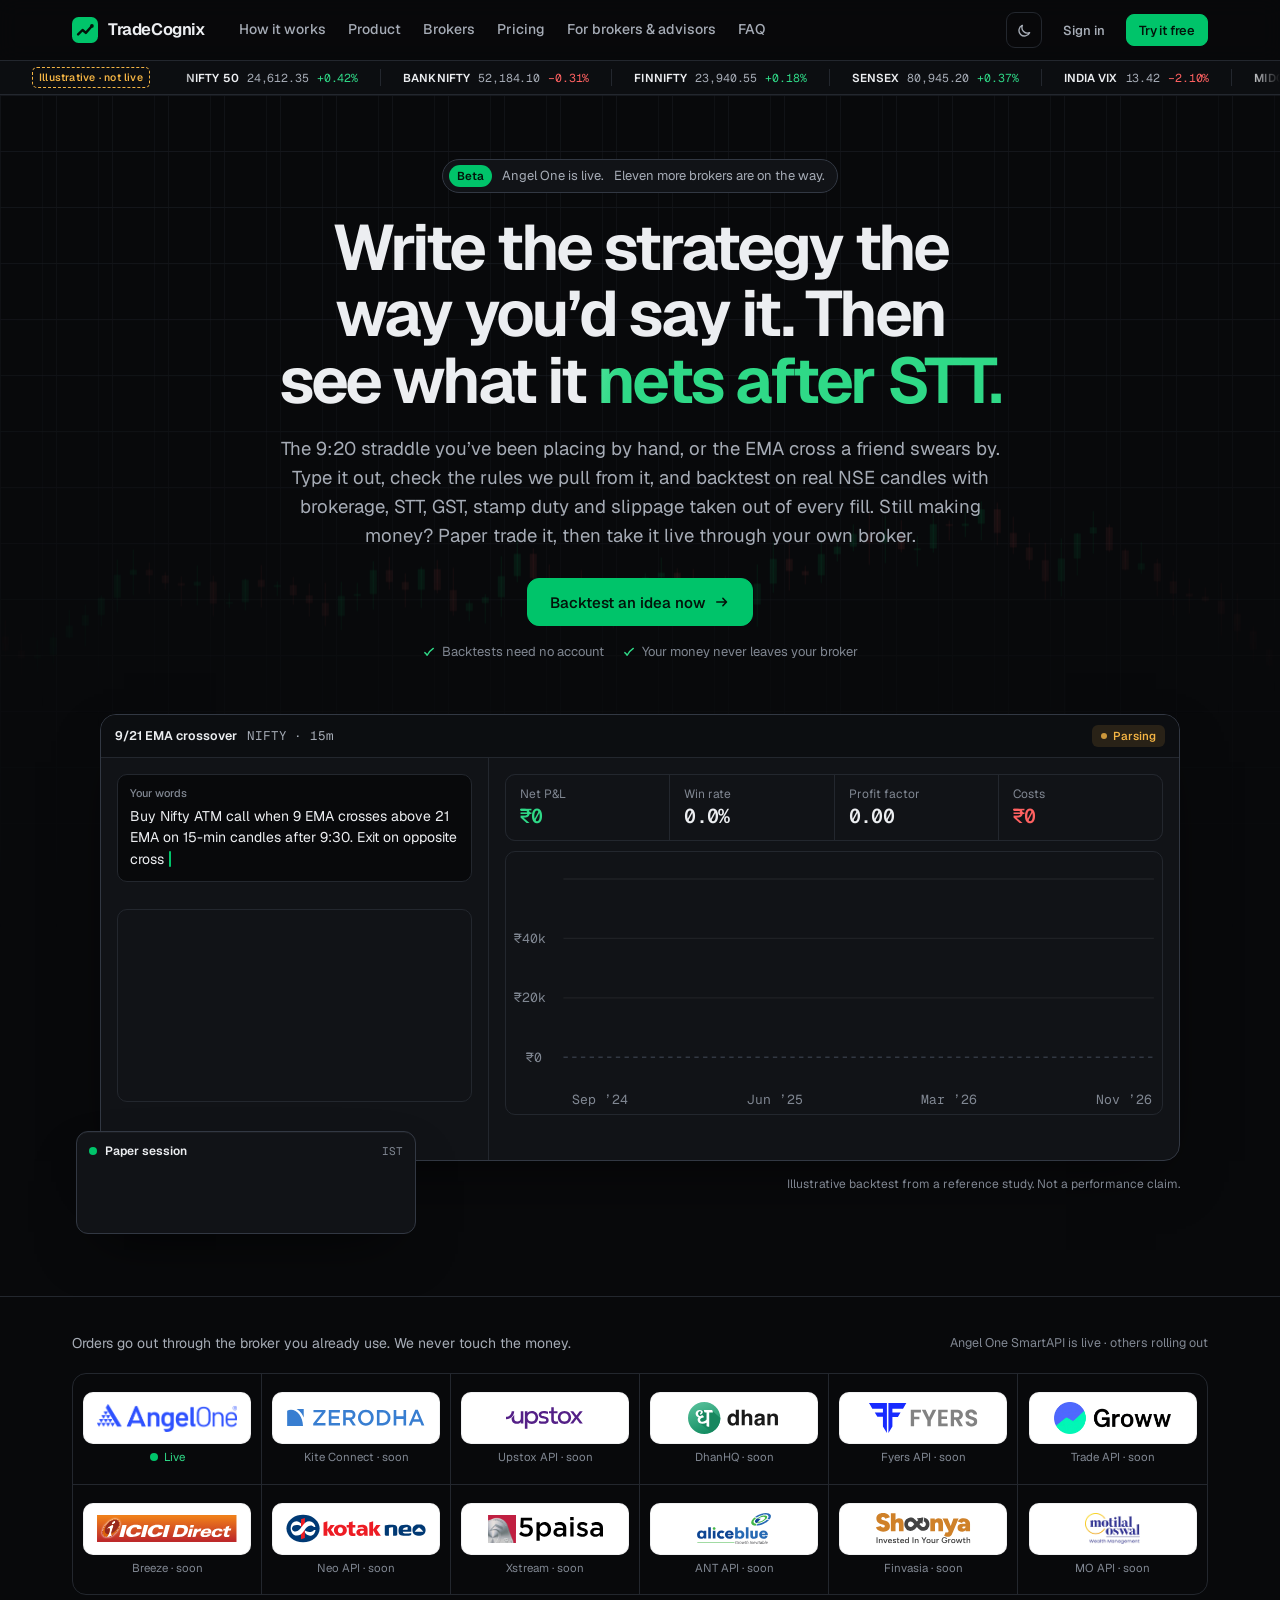
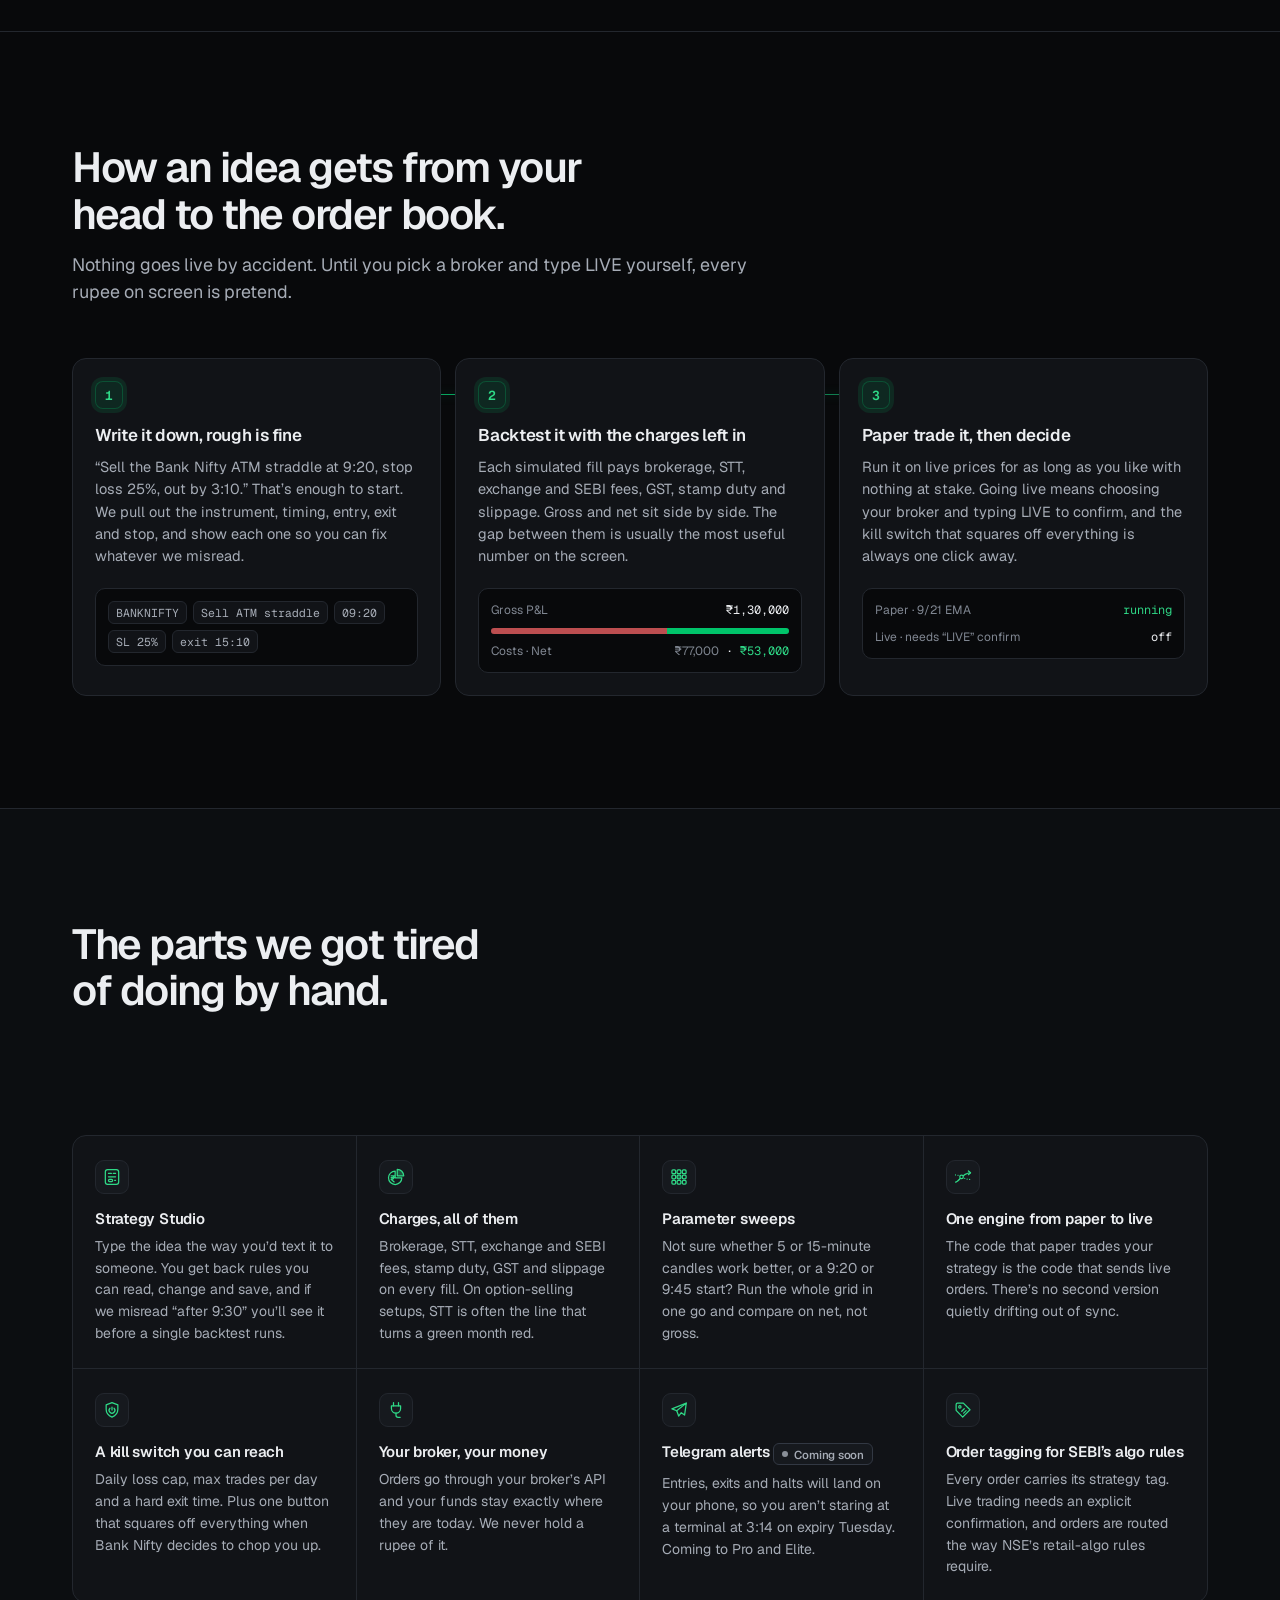
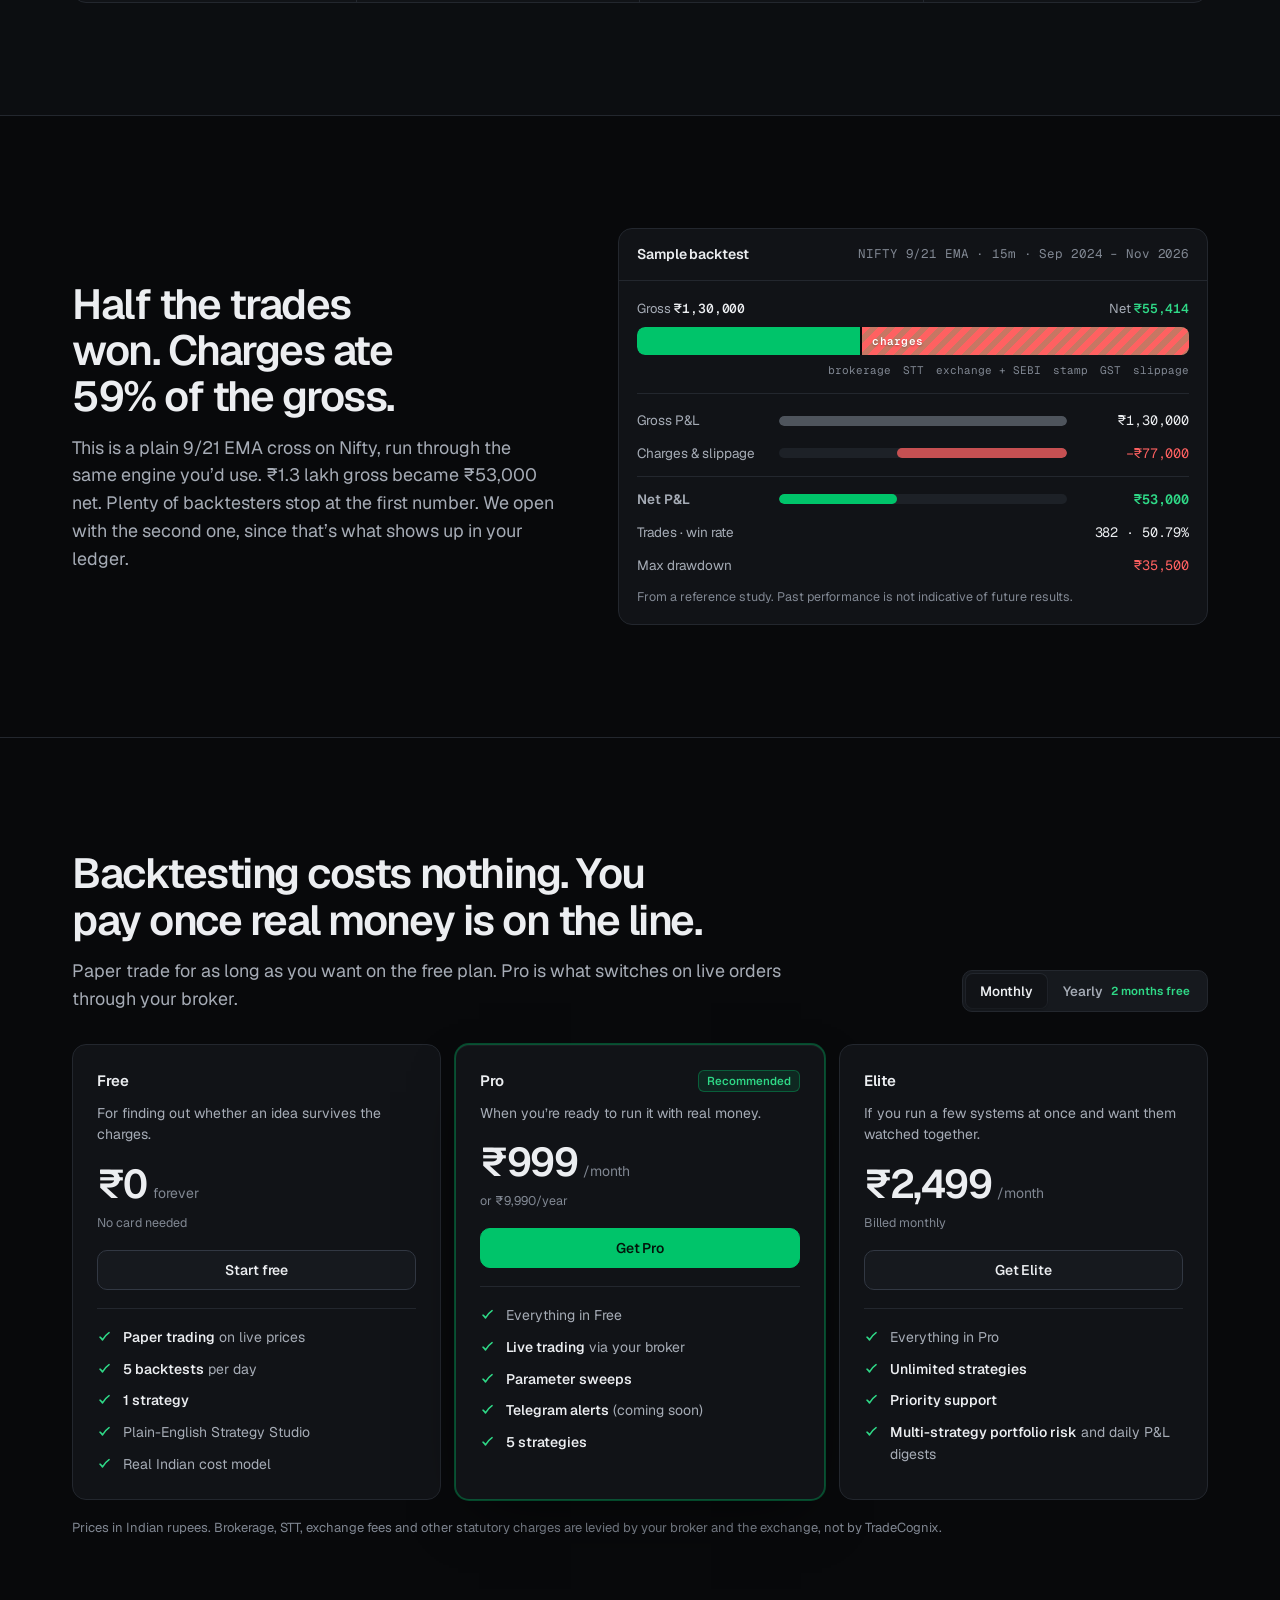
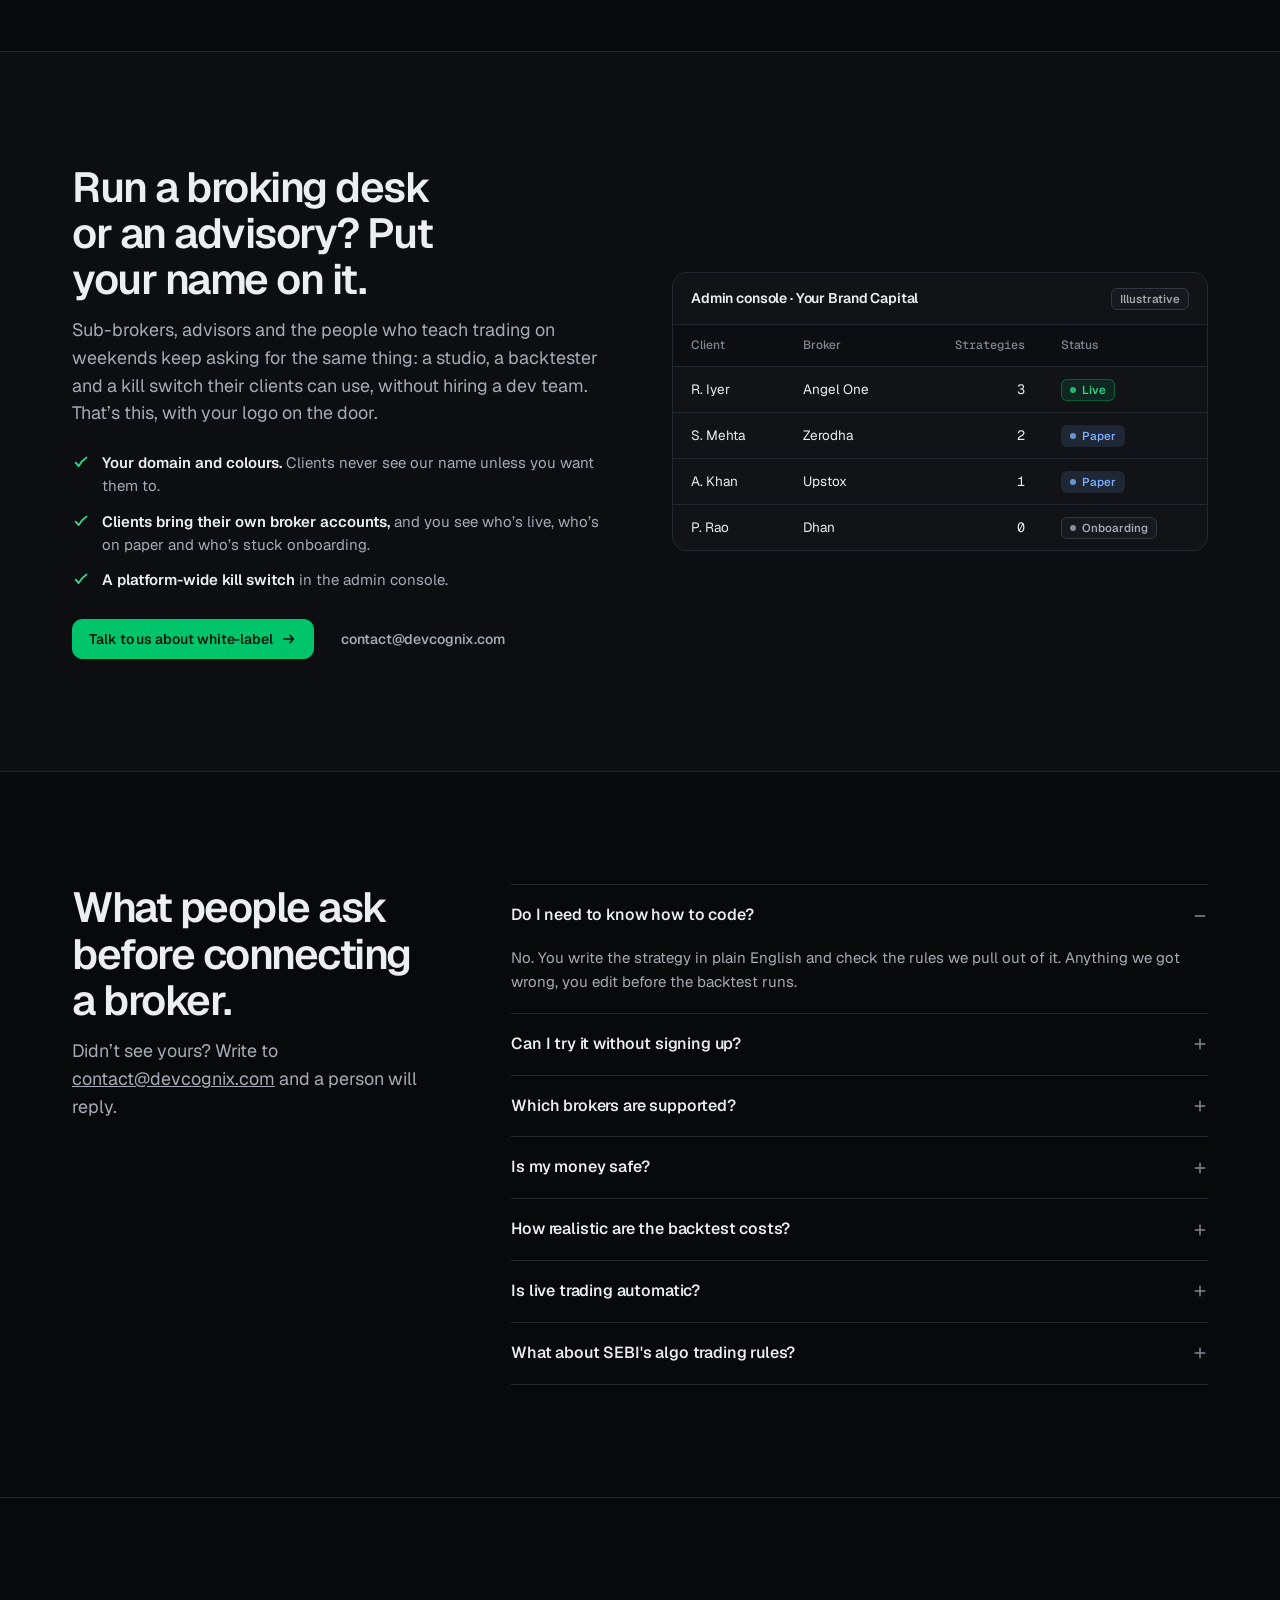
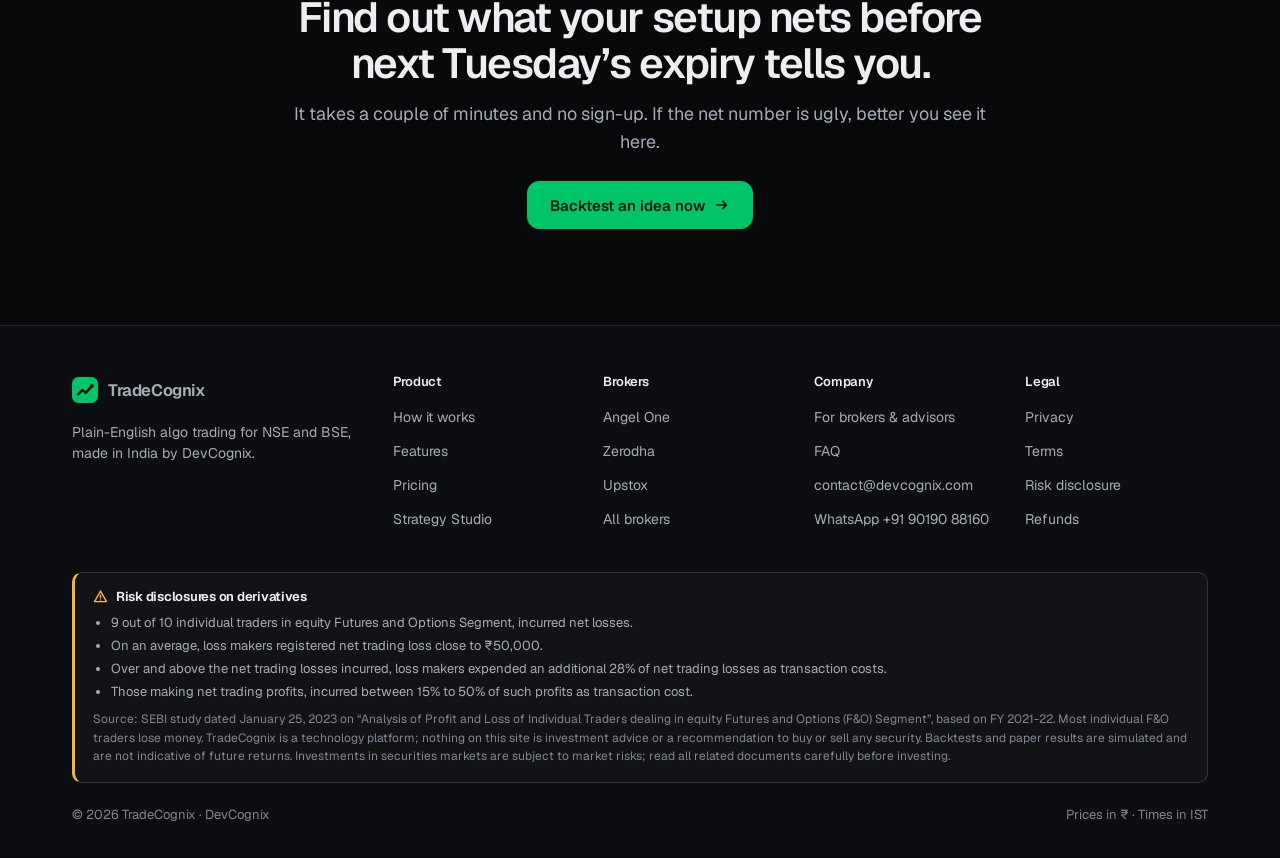
<file: index.html>
<!doctype html>
<html lang="en-IN" data-theme="dark">
  <head>
    <meta charset="utf-8" />
    <meta name="viewport" content="width=device-width, initial-scale=1, viewport-fit=cover" />
    <title>TradeCognix · Plain-English algo trading for Indian traders</title>
    <meta name="description" content="Describe a trading strategy in plain English. TradeCognix turns it into rules, backtests it on real NSE candles from Angel One with real Indian costs (brokerage, STT, GST, stamp duty, slippage), paper-trades it, then runs it live through your own broker." />
    <meta name="theme-color" content="#08090b" media="(prefers-color-scheme: dark)" />
    <meta name="theme-color" content="#ffffff" media="(prefers-color-scheme: light)" />
    <meta name="color-scheme" content="dark light" />

    <link rel="canonical" href="https://tradex777.github.io/tradecognix/" />

    <!-- Open Graph / social (absolute URLs: GitHub Pages) -->
    <meta property="og:type" content="website" />
    <meta property="og:site_name" content="TradeCognix" />
    <meta property="og:url" content="https://tradex777.github.io/tradecognix/" />
    <meta property="og:title" content="TradeCognix · Plain-English algo trading for Indian traders" />
    <meta property="og:description" content="Describe a strategy in English, backtest it with real Indian costs, paper trade it, then go live through your own broker." />
    <meta property="og:image" content="https://tradex777.github.io/tradecognix/og.png" />
    <meta property="og:image:type" content="image/png" />
    <meta property="og:image:alt" content="TradeCognix: Write the strategy the way you'd say it. Then see what it nets after STT." />
    <meta property="og:image:width" content="1200" />
    <meta property="og:image:height" content="630" />
    <meta property="og:locale" content="en_IN" />
    <meta name="twitter:card" content="summary_large_image" />
    <meta name="twitter:title" content="TradeCognix · Plain-English algo trading for Indian traders" />
    <meta name="twitter:description" content="Describe a strategy in English, backtest it with real Indian costs, paper trade it, then go live through your own broker." />
    <meta name="twitter:image" content="https://tradex777.github.io/tradecognix/og.png" />

    <link rel="icon" type="image/svg+xml" href="mark.svg" />
    <link rel="icon" type="image/png" sizes="32x32" href="favicon-32.png" />
    <link rel="apple-touch-icon" href="apple-touch-icon.png" />

    <script>
      /* Theme before first paint: saved choice, else dark. */
      (function () { try { var t = localStorage.getItem("tc-theme"); document.documentElement.setAttribute("data-theme", t === "light" ? "light" : "dark"); } catch (e) {} })();
      /* Motion only when the visitor hasn't asked for reduced motion; motion.js drives it. */
      (function () { try { if (!window.matchMedia("(prefers-reduced-motion: reduce)").matches) document.documentElement.classList.add("motion"); } catch (e) {} })();
    </script>
    <link rel="preload" href="fonts/geist-latin.woff2" as="font" type="font/woff2" crossorigin />
    <link rel="stylesheet" href="styles.css" />

    <script type="application/ld+json">
      {
        "@context": "https://schema.org",
        "@type": "SoftwareApplication",
        "name": "TradeCognix",
        "applicationCategory": "FinanceApplication",
        "operatingSystem": "Web",
        "description": "Plain-English algo trading for Indian retail traders: describe a strategy in English, backtest it on real NSE candles from Angel One with real Indian costs, paper trade it, then trade live through your own broker.",
        "inLanguage": "en-IN",
        "publisher": { "@type": "Organization", "name": "DevCognix", "email": "contact@devcognix.com" },
        "offers": [
          { "@type": "Offer", "name": "Free", "price": "0", "priceCurrency": "INR" },
          { "@type": "Offer", "name": "Pro (monthly)", "price": "999", "priceCurrency": "INR" },
          { "@type": "Offer", "name": "Pro (yearly)", "price": "9990", "priceCurrency": "INR" },
          { "@type": "Offer", "name": "Elite (monthly)", "price": "2499", "priceCurrency": "INR" }
        ]
      }
    </script>
  </head>
  <body>
    <a class="skip" href="#main">Skip to content</a>

    <!-- Icon sprite -->
    <svg width="0" height="0" style="position:absolute" aria-hidden="true" focusable="false">
      <defs>
        <symbol id="tc-mark" viewBox="0 0 32 32"><rect width="32" height="32" rx="8" fill="#00C46A" /><path d="M7.5 21.5 13 16l4 3.5 7.5-8.5" fill="none" stroke="#03130A" stroke-width="3" stroke-linecap="round" stroke-linejoin="round" /><circle cx="24.5" cy="11" r="2.3" fill="#03130A" /></symbol>
        <symbol id="i-check" viewBox="0 0 16 16"><path d="M3.5 8.5l3 3 6-7" fill="none" stroke="currentColor" stroke-width="1.8" stroke-linecap="round" stroke-linejoin="round" /></symbol>
        <symbol id="i-arrow" viewBox="0 0 16 16"><path d="M3 8h10M9 4l4 4-4 4" fill="none" stroke="currentColor" stroke-width="1.6" stroke-linecap="round" stroke-linejoin="round" /></symbol>
        <symbol id="i-plus" viewBox="0 0 16 16"><path d="M8 3v10M3 8h10" fill="none" stroke="currentColor" stroke-width="1.6" stroke-linecap="round" /></symbol>
        <symbol id="i-pencil" viewBox="0 0 16 16"><path d="M3 13l.6-2.6L10.8 3.2a1.4 1.4 0 0 1 2 2L5.6 12.4z" fill="none" stroke="currentColor" stroke-width="1.4" stroke-linejoin="round" /></symbol>
        <symbol id="i-sun" viewBox="0 0 20 20"><g fill="none" stroke="currentColor" stroke-width="1.6" stroke-linecap="round"><circle cx="10" cy="10" r="3.5" /><path d="M10 2v1.5M10 16.5V18M2 10h1.5M16.5 10H18M4.3 4.3l1.1 1.1M14.6 14.6l1.1 1.1M4.3 15.7l1.1-1.1M14.6 5.4l1.1-1.1" /></g></symbol>
        <symbol id="i-moon" viewBox="0 0 20 20"><path d="M16 12.5A6.5 6.5 0 0 1 7.5 4a6.5 6.5 0 1 0 8.5 8.5z" fill="none" stroke="currentColor" stroke-width="1.6" stroke-linejoin="round" /></symbol>
        <symbol id="i-power" viewBox="0 0 16 16"><g fill="none" stroke="currentColor" stroke-width="1.7" stroke-linecap="round"><path d="M8 2v6" /><path d="M4.6 4.2a5 5 0 1 0 6.8 0" /></g></symbol>
        <symbol id="i-warn" viewBox="0 0 16 16"><g fill="none" stroke="currentColor" stroke-width="1.5" stroke-linecap="round" stroke-linejoin="round"><path d="M8 2.2 14.4 13.5H1.6z" /><path d="M8 6.5v3M8 11.6v.1" /></g></symbol>
        <symbol id="i-info" viewBox="0 0 16 16"><g fill="none" stroke="currentColor" stroke-width="1.5" stroke-linecap="round"><circle cx="8" cy="8" r="6.2" /><path d="M8 7.3v3.6M8 5v.1" /></g></symbol>
        <symbol id="i-lock" viewBox="0 0 16 16"><g fill="none" stroke="currentColor" stroke-width="1.5" stroke-linejoin="round"><rect x="3" y="7" width="10" height="7" rx="1.6" /><path d="M5.5 7V5a2.5 2.5 0 0 1 5 0v2" /></g></symbol>
        <symbol id="i-plusmin" viewBox="0 0 16 16"><path d="M8 3v10M3 8h10" fill="none" stroke="currentColor" stroke-width="1.6" stroke-linecap="round" /></symbol>
        <!-- feature icons -->
        <symbol id="f-text" viewBox="0 0 20 20"><g fill="none" stroke="currentColor" stroke-width="1.6" stroke-linecap="round" stroke-linejoin="round"><path d="M4 5h12M4 9h8M4 13h10" /><path d="M14 15.5l1.5-1.5 2 2" /></g></symbol>
        <symbol id="f-rupee" viewBox="0 0 20 20"><g fill="none" stroke="currentColor" stroke-width="1.6" stroke-linecap="round" stroke-linejoin="round"><path d="M6 4h9M6 7.5h9M6 4h2.5a3.5 3.5 0 0 1 0 7H6l6.5 5.5" /></g></symbol>
        <symbol id="f-sweep" viewBox="0 0 20 20"><g fill="none" stroke="currentColor" stroke-width="1.6" stroke-linecap="round"><path d="M4 5h12M4 10h12M4 15h12" /><circle cx="8" cy="5" r="1.6" fill="currentColor" /><circle cx="13" cy="10" r="1.6" fill="currentColor" /><circle cx="6" cy="15" r="1.6" fill="currentColor" /></g></symbol>
        <symbol id="f-engine" viewBox="0 0 20 20"><g fill="none" stroke="currentColor" stroke-width="1.6" stroke-linecap="round" stroke-linejoin="round"><path d="M3 15l4-5 3 2.5L16 5" /><path d="M12.5 5H16v3.5" /></g></symbol>
        <symbol id="f-shield" viewBox="0 0 20 20"><g fill="none" stroke="currentColor" stroke-width="1.6" stroke-linejoin="round" stroke-linecap="round"><path d="M10 2.5 16 5v4.5c0 4-2.7 6.6-6 8-3.3-1.4-6-4-6-8V5z" /><path d="M7.5 10l2 2 3.5-4" /></g></symbol>
        <symbol id="f-bell" viewBox="0 0 20 20"><g fill="none" stroke="currentColor" stroke-width="1.6" stroke-linejoin="round" stroke-linecap="round"><path d="M5 13.5V9a5 5 0 0 1 10 0v4.5l1.5 1.5h-13z" /><path d="M8.5 17.5h3" /></g></symbol>
        <symbol id="f-book" viewBox="0 0 20 20"><g fill="none" stroke="currentColor" stroke-width="1.6" stroke-linejoin="round" stroke-linecap="round"><path d="M5 3h8l3 3v11H5z" /><path d="M8 9h5M8 12h5" /></g></symbol>
        <symbol id="f-plug" viewBox="0 0 20 20"><g fill="none" stroke="currentColor" stroke-width="1.6" stroke-linecap="round" stroke-linejoin="round"><path d="M8 12l4-4" /><path d="M9 6l1.5-1.5a3 3 0 0 1 4.2 4.2L13 10M11 14l-1.5 1.5a3 3 0 0 1-4.2-4.2L7 10" /></g></symbol>
        <!-- TradeCognix marketing icons: hand-drawn set, 24px grid, 1.5px stroke, round joins -->
        <symbol id="m-tick" viewBox="0 0 16 16"><path d="M3.2 8.7c1 .8 1.9 1.8 2.7 3C7.8 8.4 10 5.8 12.9 3.9" fill="none" stroke="currentColor" stroke-width="1.6" stroke-linecap="round" stroke-linejoin="round" /></symbol>
        <symbol id="m-arrow" viewBox="0 0 16 16"><path d="M2.75 8h9.5M8.9 4.4 12.5 8l-3.6 3.6" fill="none" stroke="currentColor" stroke-width="1.5" stroke-linecap="round" stroke-linejoin="round" /></symbol>
        <symbol id="ic-rule" viewBox="0 0 24 24"><g fill="none" stroke="currentColor" stroke-width="1.5" stroke-linecap="round" stroke-linejoin="round"><rect x="4" y="3.25" width="16" height="17.5" rx="2.75" /><path d="M7.75 7.75h3.5M13.5 7.75h2.75M7.75 11.75h8.5" /><rect x="7.75" y="14.75" width="5" height="2.75" rx="1.375" /><path d="M15.25 16.1h1" /></g></symbol>
        <symbol id="ic-rupee" viewBox="0 0 24 24"><g fill="none" stroke="currentColor" stroke-width="1.5" stroke-linecap="round" stroke-linejoin="round"><path d="M11 5a8 8 0 1 0 8 8h-8z" /><path d="M13.5 2.75a7.75 7.75 0 0 1 7.75 7.75H13.5z" fill="currentColor" fill-opacity=".3" /><path d="M6.1 10.6h4.4M6.1 12.6h4.4M6.1 10.6h1.3a2 2 0 0 1 0 4H6.1l3.7 3.3" /></g></symbol>
        <symbol id="ic-sweep" viewBox="0 0 24 24"><g fill="none" stroke="currentColor" stroke-width="1.5" stroke-linejoin="round"><rect x="3.5" y="3.5" width="4.5" height="4.5" rx="1.25" /><rect x="9.75" y="3.5" width="4.5" height="4.5" rx="1.25" /><rect x="16" y="3.5" width="4.5" height="4.5" rx="1.25" /><rect x="3.5" y="9.75" width="4.5" height="4.5" rx="1.25" /><rect x="9.75" y="9.75" width="4.5" height="4.5" rx="1.25" fill="currentColor" fill-opacity=".35" /><rect x="16" y="9.75" width="4.5" height="4.5" rx="1.25" /><rect x="3.5" y="16" width="4.5" height="4.5" rx="1.25" /><rect x="9.75" y="16" width="4.5" height="4.5" rx="1.25" /><rect x="16" y="16" width="4.5" height="4.5" rx="1.25" /></g></symbol>
        <symbol id="ic-cross" viewBox="0 0 24 24"><g fill="none" stroke="currentColor" stroke-width="1.5" stroke-linecap="round" stroke-linejoin="round"><path d="M3 9.5C9 9.5 12 15 21 15" stroke-dasharray="0.01 3" /><path d="M3 18C8 18 10 7 21 7" /><circle cx="10.27" cy="11.94" r="2.1" fill="var(--surface, #111317)" /><path d="M18.5 4.75 21 7l-2.5 2.25" /></g></symbol>
        <symbol id="ic-candle" viewBox="0 0 24 24"><g fill="none" stroke="currentColor" stroke-width="1.5" stroke-linecap="round" stroke-linejoin="round"><path d="M7.5 3v3.5M7.5 15.5V21" /><rect x="5.25" y="6.5" width="4.5" height="9" rx="1.1" /><path d="M16.5 4.5V9M16.5 14.5v4" /><rect x="14.25" y="9" width="4.5" height="5.5" rx="1.1" fill="currentColor" fill-opacity=".3" /></g></symbol>
        <symbol id="ic-shield" viewBox="0 0 24 24"><g fill="none" stroke="currentColor" stroke-width="1.5" stroke-linecap="round" stroke-linejoin="round"><path d="M12 3.1 19 5.8v5.3c0 4.6-3 7.8-7 9.4-4-1.6-7-4.8-7-9.4V5.8z" /><path d="M12 8.4v3.7" /><path d="M9.55 9.9a3.45 3.45 0 1 0 4.9 0" /></g></symbol>
        <symbol id="ic-plug" viewBox="0 0 24 24"><g fill="none" stroke="currentColor" stroke-width="1.5" stroke-linecap="round" stroke-linejoin="round"><path d="M9 3v4M15 3v4" /><path d="M6.5 7h11v3.25a5.5 5.5 0 0 1-11 0z" /><path d="M12 15.75v2.5c0 1.5 1 2.5 2.5 2.5H17" /></g></symbol>
        <symbol id="ic-plane" viewBox="0 0 24 24"><g fill="none" stroke="currentColor" stroke-width="1.5" stroke-linecap="round" stroke-linejoin="round"><path d="M20.75 3.75 3.5 10.6l5.8 2.3 2.3 6.35 3.1-4.05 4 2.9z" /><path d="M9.3 12.9 20.75 3.75" /></g></symbol>
        <symbol id="ic-tag" viewBox="0 0 24 24"><g fill="none" stroke="currentColor" stroke-width="1.5" stroke-linecap="round" stroke-linejoin="round"><path d="M3.75 12.4V5.25c0-.83.67-1.5 1.5-1.5h7.15l8 8-8.75 8.75z" /><circle cx="8.25" cy="8.25" r="1.4" /><path d="M10.5 13.5l3-3M12.75 15.75l3-3" /></g></symbol>
        <!-- app nav icons -->
        <symbol id="n-home" viewBox="0 0 20 20"><rect x="3" y="3" width="6" height="6" rx="1.5" /><rect x="11" y="3" width="6" height="6" rx="1.5" /><rect x="3" y="11" width="6" height="6" rx="1.5" /><rect x="11" y="11" width="6" height="6" rx="1.5" /></symbol>
        <symbol id="n-studio" viewBox="0 0 20 20"><path d="M4 15.5l.7-3L13 4.2a1.5 1.5 0 0 1 2.1 2.1L6.8 14.6z" /><path d="M11.5 5.7l2.1 2.1" /><path d="M10 16h6" /></symbol>
        <symbol id="n-bt" viewBox="0 0 20 20"><path d="M3 17h14M3 17V3" /><path d="M6 13l3-4 3 2 4-6" /></symbol>
        <symbol id="n-live" viewBox="0 0 20 20"><circle cx="10" cy="10" r="2" /><path d="M6.5 6.5a5 5 0 0 0 0 7M13.5 6.5a5 5 0 0 1 0 7M4 4a8.5 8.5 0 0 0 0 12M16 4a8.5 8.5 0 0 1 0 12" /></symbol>
        <symbol id="n-journal" viewBox="0 0 20 20"><path d="M5 3h8l3 3v11H5z" /><path d="M8 9h5M8 12h5" /></symbol>
        <symbol id="n-broker" viewBox="0 0 20 20"><path d="M8 12l4-4" /><path d="M9 6l1.5-1.5a3 3 0 0 1 4.2 4.2L13 10M11 14l-1.5 1.5a3 3 0 0 1-4.2-4.2L7 10" /></symbol>
        <symbol id="n-settings" viewBox="0 0 20 20"><circle cx="10" cy="10" r="2.5" /><path d="M10 2.5v2M10 15.5v2M2.5 10h2M15.5 10h2M4.7 4.7l1.4 1.4M13.9 13.9l1.4 1.4M4.7 15.3l1.4-1.4M13.9 6.1l1.4-1.4" /></symbol>
        <symbol id="n-more" viewBox="0 0 20 20"><circle cx="5" cy="10" r="1.2" /><circle cx="10" cy="10" r="1.2" /><circle cx="15" cy="10" r="1.2" /></symbol>
      </defs>
    </svg>

    <!-- =========================== MARKETING SITE =========================== -->
    <div class="site" id="x-site">
      <header class="nav" id="top">
        <div class="wrap nav__in">
          <a class="logo" href="#top" aria-label="TradeCognix home"><svg class="logo__mark" aria-hidden="true"><use href="#tc-mark" /></svg><span class="logo__word">TradeCognix</span></a>
          <nav class="nav__links" aria-label="Main">
            <a href="#how">How it works</a><a href="#features">Product</a><a href="#brokers">Brokers</a><a href="#pricing">Pricing</a><a href="#partners">For brokers &amp; advisors</a><a href="#faq">FAQ</a>
          </nav>
          <div class="nav__right">
            <button class="icon-btn theme-toggle" type="button" data-theme-toggle aria-label="Switch colour theme"><svg class="i-moon" aria-hidden="true"><use href="#i-moon" /></svg><svg class="i-sun" aria-hidden="true"><use href="#i-sun" /></svg></button>
            <button class="btn btn--ghost btn--sm nav__signin" type="button" data-open-app="dashboard">Sign in</button>
            <button class="btn btn--primary btn--sm" type="button" data-open-app="studio">Try it free</button>
            <button class="icon-btn nav__burger" type="button" aria-label="Open menu" aria-expanded="false" aria-controls="nav-menu" data-menu><span class="burger" aria-hidden="true"><i></i><i></i><i></i></span></button>
          </div>
        </div>
        <nav class="nav__menu" id="nav-menu" aria-label="Main" hidden>
          <a href="#how">How it works</a><a href="#features">Product</a><a href="#brokers">Brokers</a><a href="#pricing">Pricing</a><a href="#partners">For brokers &amp; advisors</a><a href="#faq">FAQ</a>
          <button class="btn btn--ghost" type="button" data-open-app="dashboard">Sign in</button>
        </nav>
      </header>
      <div class="tk" role="region" aria-label="Index ticker, illustrative values only">
        <span class="tk__tag">Illustrative · not live</span>
        <div class="tk__vp"><div class="tk__run"><div class="tk__set"><span class="tk__i"><b>NIFTY 50</b><span class="num">24,612.35</span><span class="num up">+0.42%</span></span><span class="tk__i"><b>BANKNIFTY</b><span class="num">52,184.10</span><span class="num down">−0.31%</span></span><span class="tk__i"><b>FINNIFTY</b><span class="num">23,940.55</span><span class="num up">+0.18%</span></span><span class="tk__i"><b>SENSEX</b><span class="num">80,945.20</span><span class="num up">+0.37%</span></span><span class="tk__i"><b>INDIA VIX</b><span class="num">13.42</span><span class="num down">−2.10%</span></span><span class="tk__i"><b>MIDCPNIFTY</b><span class="num">12,486.70</span><span class="num up">+0.64%</span></span></div><div class="tk__set" aria-hidden="true"><span class="tk__i"><b>NIFTY 50</b><span class="num">24,612.35</span><span class="num up">+0.42%</span></span><span class="tk__i"><b>BANKNIFTY</b><span class="num">52,184.10</span><span class="num down">−0.31%</span></span><span class="tk__i"><b>FINNIFTY</b><span class="num">23,940.55</span><span class="num up">+0.18%</span></span><span class="tk__i"><b>SENSEX</b><span class="num">80,945.20</span><span class="num up">+0.37%</span></span><span class="tk__i"><b>INDIA VIX</b><span class="num">13.42</span><span class="num down">−2.10%</span></span><span class="tk__i"><b>MIDCPNIFTY</b><span class="num">12,486.70</span><span class="num up">+0.64%</span></span></div></div></div>
      </div>

      <main id="main">
        <!-- Hero -->
        <section class="hero" aria-labelledby="hero-title">
          <canvas class="hero__bg" aria-hidden="true"></canvas>
          <div class="wrap hero__grid">
            <div class="hero__copy">
              <p class="hero__eyebrow"><b>Beta</b>Angel One is live.<span class="hide-sm"> Eleven more brokers are on the way.</span></p>
              <h1 class="h1" id="hero-title">Write the strategy the way you&rsquo;d say it. Then see what it <span class="shine">nets after STT.</span></h1>
              <p class="hero__sub">The 9:20 straddle you&rsquo;ve been placing by hand, or the EMA cross a friend swears by. Type it out, check the rules we pull from it, and backtest on real NSE candles with brokerage, STT, GST, stamp duty and slippage taken out of every fill. Still making money? Paper trade it, then take it live through your own broker.</p>
              <button class="btn btn--primary btn--lg" type="button" data-open-app="studio" data-magnetic>Backtest an idea now <svg aria-hidden="true"><use href="#m-arrow" /></svg></button>
              <div class="hero__meta">
                <span><svg aria-hidden="true"><use href="#m-tick" /></svg>Backtests need no account</span>
                <span><svg aria-hidden="true"><use href="#m-tick" /></svg>Your money never leaves your broker</span>
              </div>
            </div>

            <figure class="mock" aria-label="Product preview: a plain-English strategy parsed into rules with its backtest equity curve. Illustrative data.">
              <div class="mock__win">
                <div class="mock__bar"><strong>9/21 EMA crossover</strong><span class="num">NIFTY · 15m</span><span class="badge badge--live" data-hero-status>Backtested</span></div>
                <div class="mock__body">
                  <div class="mock__left">
                    <p class="mock__prompt" data-type><small>Your words</small>Buy Nifty ATM call when 9 EMA crosses above 21 EMA on 15-min candles after 9:30. Exit on opposite cross or 3:15 PM. Max 2 trades a day.</p>
                    <dl class="spec">
                      <div><dt>Instrument</dt><dd>NIFTY · Buy ATM CE</dd></div>
                      <div><dt>Entry</dt><dd>EMA 9 ▲ EMA 21</dd></div>
                      <div><dt>Window</dt><dd>after 09:30 IST</dd></div>
                      <div><dt>Exit</dt><dd>opp. cross / 15:15</dd></div>
                      <div><dt>Risk</dt><dd>2 trades/day</dd></div>
                    </dl>
                  </div>
                  <div class="mock__right">
                    <div class="mock__kpis">
                      <div><span>Net P&amp;L</span><strong class="up" data-count="53000" data-pre="₹">₹53,000</strong></div>
                      <div><span>Win rate</span><strong data-count="50.8" data-dec="1" data-suf="%">50.8%</strong></div>
                      <div><span>Profit factor</span><strong data-count="1.14" data-dec="2">1.14</strong></div>
                      <div><span>Costs</span><strong class="down" data-count="77000" data-pre="₹">₹77,000</strong></div>
                    </div>
                    <div class="mock__chart">
                      <svg viewBox="0 0 440 172" aria-hidden="true">
                        <g class="grid"><line x1="34" x2="440" y1="13" y2="13" /><line x1="34" x2="440" y1="53.9" y2="53.9" /><line x1="34" x2="440" y1="94.8" y2="94.8" /></g>
                        <g class="axis"><text x="0" y="56.9">₹40k</text><text x="0" y="97.8">₹20k</text><text x="8" y="138.6">₹0</text>
                          <text x="40" y="168">Sep ’24</text><text x="160" y="168">Jun ’25</text><text x="280" y="168">Mar ’26</text><text x="400" y="168">Nov ’26</text></g>
                        <line class="zero" x1="34" x2="440" y1="135.6" y2="135.6" />
                        <g transform="translate(40 14)">
                          <path class="eq-fill" d="M0,107.6 L4.5,107.6 L9,103 L13.5,102.9 L18,103.3 L22.5,107.4 L27,107.2 L31.5,98.9 L36,94.9 L40.4,87.1 L44.9,84.1 L49.4,80.2 L53.9,77.6 L58.4,86.1 L62.9,79.5 L67.4,74.9 L71.9,70.4 L76.4,79.1 L80.9,88.1 L85.4,92 L89.9,93.3 L94.4,89.9 L98.9,88.7 L103.4,84 L107.9,86.4 L112.4,83 L116.9,79.2 L121.3,81.6 L125.8,69.8 L130.3,64.9 L134.8,56.2 L139.3,58.4 L143.8,61.4 L148.3,61.9 L152.8,61.1 L157.3,55.8 L161.8,52.7 L166.3,53.9 L170.8,58.2 L175.3,59.8 L179.8,51 L184.3,54.3 L188.8,51.3 L193.3,47.3 L197.8,54.7 L202.2,52.9 L206.7,43.6 L211.2,54.2 L215.7,54.6 L220.2,53.8 L224.7,57.2 L229.2,52.7 L233.7,51.5 L238.2,58.9 L242.7,52.4 L247.2,46.8 L251.7,39.6 L256.2,29.4 L260.7,25.7 L265.2,23.5 L269.7,29.8 L274.2,24.6 L278.7,26.8 L283.1,28 L287.6,34.1 L292.1,38.5 L296.6,40.2 L301.1,30.9 L305.6,41.6 L310.1,48.9 L314.6,46 L319.1,35.7 L323.6,30.7 L328.1,40.7 L332.6,54.4 L337.1,50.7 L341.6,53.6 L346.1,58.9 L350.6,51.5 L355.1,43.3 L359.6,40.9 L364,37.9 L368.5,33.8 L373,22.6 L377.5,17.4 L382,12.8 L386.5,8 L391,15.9 L395.5,6.7 L400,0 L400,121.6 L0,121.6Z" transform="scale(1 1)" />
                          <path class="eq" d="M0,107.6 L4.5,107.6 L9,103 L13.5,102.9 L18,103.3 L22.5,107.4 L27,107.2 L31.5,98.9 L36,94.9 L40.4,87.1 L44.9,84.1 L49.4,80.2 L53.9,77.6 L58.4,86.1 L62.9,79.5 L67.4,74.9 L71.9,70.4 L76.4,79.1 L80.9,88.1 L85.4,92 L89.9,93.3 L94.4,89.9 L98.9,88.7 L103.4,84 L107.9,86.4 L112.4,83 L116.9,79.2 L121.3,81.6 L125.8,69.8 L130.3,64.9 L134.8,56.2 L139.3,58.4 L143.8,61.4 L148.3,61.9 L152.8,61.1 L157.3,55.8 L161.8,52.7 L166.3,53.9 L170.8,58.2 L175.3,59.8 L179.8,51 L184.3,54.3 L188.8,51.3 L193.3,47.3 L197.8,54.7 L202.2,52.9 L206.7,43.6 L211.2,54.2 L215.7,54.6 L220.2,53.8 L224.7,57.2 L229.2,52.7 L233.7,51.5 L238.2,58.9 L242.7,52.4 L247.2,46.8 L251.7,39.6 L256.2,29.4 L260.7,25.7 L265.2,23.5 L269.7,29.8 L274.2,24.6 L278.7,26.8 L283.1,28 L287.6,34.1 L292.1,38.5 L296.6,40.2 L301.1,30.9 L305.6,41.6 L310.1,48.9 L314.6,46 L319.1,35.7 L323.6,30.7 L328.1,40.7 L332.6,54.4 L337.1,50.7 L341.6,53.6 L346.1,58.9 L350.6,51.5 L355.1,43.3 L359.6,40.9 L364,37.9 L368.5,33.8 L373,22.6 L377.5,17.4 L382,12.8 L386.5,8 L391,15.9 L395.5,6.7 L400,0" />
                        </g>
                      </svg>
                    </div>
                    <p class="mock__costs"><span>Gross <b>₹1,30,000</b></span><span>− Costs <b>₹77,000</b></span><span>= Net <b class="up">₹53,000</b></span><span>382 trades</span></p>
                  </div>
                </div>
              </div>
              <div class="mock__float" aria-hidden="true">
                <header><span class="dot-live"></span>Paper session<span class="faint">IST</span></header>
                <div class="olog">
                  <div><span class="t">09:45:00</span><span class="up">BUY</span><span>NIFTY 24650 CE × 65</span><span>112.40</span></div>
                  <div><span class="t">11:15:00</span><span class="down">SELL</span><span>NIFTY 24650 CE × 65</span><span>138.05</span></div>
                  <div><span class="t">13:30:00</span><span class="up">BUY</span><span>NIFTY 24700 CE × 65</span><span>96.15</span></div>
                </div>
              </div>
              <figcaption class="mock__caption">Illustrative backtest from a reference study. Not a performance claim.</figcaption>
            </figure>
          </div>
        </section>

        <!-- Brokers -->
        <section class="brokers" id="brokers" aria-labelledby="brokers-title">
          <div class="wrap">
            <div class="brokers__top">
              <p id="brokers-title">Orders go out through the broker you already use. We never touch the money.</p>
              <span class="note">Angel One SmartAPI is live · others rolling out</span>
            </div>
            <div class="brokers__row">
              <div class="wordmark"><span class="wordmark__logo"><img src="brokers/angel-one.png" alt="Angel One" width="160" height="40" loading="lazy" decoding="async" /></span><small class="is-live"><span class="dot-live" aria-hidden="true"></span>Live</small></div>
              <div class="wordmark"><span class="wordmark__logo"><img src="brokers/zerodha.svg" alt="Zerodha" width="160" height="40" loading="lazy" decoding="async" /></span><small>Kite Connect · soon</small></div>
              <div class="wordmark"><span class="wordmark__logo"><img src="brokers/upstox.svg" alt="Upstox" width="160" height="40" loading="lazy" decoding="async" /></span><small>Upstox API · soon</small></div>
              <div class="wordmark"><span class="wordmark__logo"><img src="brokers/dhan.svg" alt="Dhan" width="160" height="40" loading="lazy" decoding="async" /></span><small>DhanHQ · soon</small></div>
              <div class="wordmark"><span class="wordmark__logo"><img src="brokers/fyers.svg" alt="Fyers" width="160" height="40" loading="lazy" decoding="async" /></span><small>Fyers API · soon</small></div>
              <div class="wordmark"><span class="wordmark__logo"><img src="brokers/groww.png" alt="Groww" width="160" height="40" loading="lazy" decoding="async" /></span><small>Trade API · soon</small></div>
              <div class="wordmark"><span class="wordmark__logo"><img src="brokers/icici-direct.svg" alt="ICICI Direct" width="160" height="40" loading="lazy" decoding="async" /></span><small>Breeze · soon</small></div>
              <div class="wordmark"><span class="wordmark__logo"><img src="brokers/kotak-neo.svg" alt="Kotak Neo" width="160" height="40" loading="lazy" decoding="async" /></span><small>Neo API · soon</small></div>
              <div class="wordmark"><span class="wordmark__logo"><img src="brokers/5paisa.svg" alt="5paisa" width="160" height="40" loading="lazy" decoding="async" /></span><small>Xstream · soon</small></div>
              <div class="wordmark"><span class="wordmark__logo"><img src="brokers/alice-blue.svg" alt="Alice Blue" width="160" height="40" loading="lazy" decoding="async" /></span><small>ANT API · soon</small></div>
              <div class="wordmark"><span class="wordmark__logo"><img src="brokers/shoonya.svg" alt="Shoonya" width="160" height="40" loading="lazy" decoding="async" /></span><small>Finvasia · soon</small></div>
              <div class="wordmark"><span class="wordmark__logo"><img src="brokers/motilal-oswal.png" alt="Motilal Oswal" width="160" height="40" loading="lazy" decoding="async" /></span><small>MO API · soon</small></div>
            </div>
          </div>
        </section>

        <!-- How it works -->
        <section class="sec" id="how" aria-labelledby="how-title">
          <div class="wrap">
            <div class="sec__head">
              <h2 class="h2" id="how-title">How an idea gets from your head to the order book.</h2>
              <p class="lede">Nothing goes live by accident. Until you pick a broker and type LIVE yourself, every rupee on screen is pretend.</p>
            </div>
            <div class="steps"><span class="steps__line" aria-hidden="true"><i></i></span>
              <article class="card step">
                <span class="step__n">1</span>
                <h3>Write it down, rough is fine</h3>
                <p>&ldquo;Sell the Bank Nifty ATM straddle at 9:20, stop loss 25%, out by 3:10.&rdquo; That&rsquo;s enough to start. We pull out the instrument, timing, entry, exit and stop, and show each one so you can fix whatever we misread.</p>
                <div class="step__ui">
                  <div class="chips-static"><span>BANKNIFTY</span><span>Sell ATM straddle</span><span>09:20</span><span>SL 25%</span><span>exit 15:10</span></div>
                </div>
              </article>
              <article class="card step">
                <span class="step__n">2</span>
                <h3>Backtest it with the charges left in</h3>
                <p>Each simulated fill pays brokerage, STT, exchange and SEBI fees, GST, stamp duty and slippage. Gross and net sit side by side. The gap between them is usually the most useful number on the screen.</p>
                <div class="step__ui" aria-hidden="true">
                  <div class="row"><span>Gross P&amp;L</span><span>₹1,30,000</span></div>
                  <div class="bar"><i style="width:59%;background:var(--down);opacity:.7"></i><i style="width:41%;background:var(--brand)"></i></div>
                  <div class="row"><span>Costs · Net</span><span><span class="down">₹77,000</span> · <span class="up">₹53,000</span></span></div>
                </div>
              </article>
              <article class="card step">
                <span class="step__n">3</span>
                <h3>Paper trade it, then decide</h3>
                <p>Run it on live prices for as long as you like with nothing at stake. Going live means choosing your broker and typing LIVE to confirm, and the kill switch that squares off everything is always one click away.</p>
                <div class="step__ui" aria-hidden="true">
                  <div class="row"><span>Paper · 9/21 EMA</span><span class="up">running</span></div>
                  <div class="row"><span>Live · needs “LIVE” confirm</span><span>off</span></div>
                </div>
              </article>
            </div>
          </div>
        </section>

        <!-- Features -->
        <section class="sec sec--tint" id="features" aria-labelledby="feat-title">
          <div class="wrap">
            <div class="sec__head">
              <h2 class="h2" id="feat-title">The parts we got tired of doing by hand.</h2>
              <p class="lede">Most of this started as a spreadsheet, a Python script and a lot of screenshots of contract notes.</p>
            </div>
            <div class="feats">
              <article class="feat"><span class="feat__icon"><svg aria-hidden="true"><use href="#ic-rule" /></svg></span><h3>Strategy Studio</h3><p>Type the idea the way you&rsquo;d text it to someone. You get back rules you can read, change and save, and if we misread &ldquo;after 9:30&rdquo; you&rsquo;ll see it before a single backtest runs.</p></article>
              <article class="feat"><span class="feat__icon"><svg aria-hidden="true"><use href="#ic-rupee" /></svg></span><h3>Charges, all of them</h3><p>Brokerage, STT, exchange and SEBI fees, stamp duty, GST and slippage on every fill. On option-selling setups, STT is often the line that turns a green month red.</p></article>
              <article class="feat"><span class="feat__icon"><svg aria-hidden="true"><use href="#ic-sweep" /></svg></span><h3>Parameter sweeps</h3><p>Not sure whether 5 or 15-minute candles work better, or a 9:20 or 9:45 start? Run the whole grid in one go and compare on net, not gross.</p></article>
              <article class="feat"><span class="feat__icon"><svg aria-hidden="true"><use href="#ic-cross" /></svg></span><h3>One engine from paper to live</h3><p>The code that paper trades your strategy is the code that sends live orders. There&rsquo;s no second version quietly drifting out of sync.</p></article>
              <article class="feat"><span class="feat__icon"><svg aria-hidden="true"><use href="#ic-shield" /></svg></span><h3>A kill switch you can reach</h3><p>Daily loss cap, max trades per day and a hard exit time. Plus one button that squares off everything when Bank Nifty decides to chop you up.</p></article>
              <article class="feat"><span class="feat__icon"><svg aria-hidden="true"><use href="#ic-plug" /></svg></span><h3>Your broker, your money</h3><p>Orders go through your broker&rsquo;s API and your funds stay exactly where they are today. We never hold a rupee of it.</p></article>
              <article class="feat"><span class="feat__icon"><svg aria-hidden="true"><use href="#ic-plane" /></svg></span><h3>Telegram alerts <span class="badge">Coming soon</span></h3><p>Entries, exits and halts will land on your phone, so you aren&rsquo;t staring at a terminal at 3:14 on expiry Tuesday. Coming to Pro and Elite.</p></article>
              <article class="feat"><span class="feat__icon"><svg aria-hidden="true"><use href="#ic-tag" /></svg></span><h3>Order tagging for SEBI&rsquo;s algo rules</h3><p>Every order carries its strategy tag. Live trading needs an explicit confirmation, and orders are routed the way NSE&rsquo;s retail-algo rules require.</p></article>
            </div>
          </div>
        </section>

        <!-- Cost transparency -->
        <section class="sec" aria-labelledby="cost-title">
          <div class="wrap costs">
            <div>
              <h2 class="h2" id="cost-title">Half the trades won. Charges ate 59% of the gross.</h2>
              <p class="lede">This is a plain 9/21 EMA cross on Nifty, run through the same engine you&rsquo;d use. &#8377;1.3 lakh gross became &#8377;53,000 net. Plenty of backtesters stop at the first number. We open with the second one, since that&rsquo;s what shows up in your ledger.</p>
            </div>
            <div class="card">
              <div class="panel__head"><h3>Sample backtest</h3><span class="note num">NIFTY 9/21 EMA · 15m · Sep 2024 – Nov 2026</span></div>
              <div class="panel__body waterfall" role="table" aria-label="Gross to net breakdown">
                <div class="eat" aria-hidden="true">
                  <div class="eat__labels"><span>Gross <b class="num">₹1,30,000</b></span><span class="eat__net">Net <b class="num up" data-eat-net>₹53,000</b></span></div>
                  <div class="eat__track"><i class="eat__gross"></i><i class="eat__cost"><span>charges</span></i></div>
                  <div class="eat__legend"><span>brokerage</span><span>STT</span><span>exchange + SEBI</span><span>stamp</span><span>GST</span><span>slippage</span></div>
                </div>
                <div class="wf-row" role="row"><span role="cell">Gross P&amp;L</span><span class="track" aria-hidden="true"><i style="left:0;width:100%;background:var(--text-3);opacity:.5"></i></span><span class="num" role="cell">₹1,30,000</span></div>
                <div class="wf-row" role="row"><span role="cell">Charges &amp; slippage</span><span class="track" aria-hidden="true"><i style="left:41%;width:59%;background:var(--down);opacity:.75"></i></span><span class="num down" role="cell">−₹77,000</span></div>
                <div class="wf-row wf-row--total" role="row"><span role="cell">Net P&amp;L</span><span class="track" aria-hidden="true"><i style="left:0;width:41%;background:var(--brand)"></i></span><span class="num up" role="cell">₹53,000</span></div>
                <div class="wf-row" role="row"><span role="cell">Trades · win rate</span><span></span><span class="num" role="cell">382 · 50.79%</span></div>
                <div class="wf-row" role="row"><span role="cell">Max drawdown</span><span></span><span class="num down" role="cell">₹35,500</span></div>
                <p class="note">From a reference study. Past performance is not indicative of future results.</p>
              </div>
            </div>
          </div>
        </section>

        <!-- Social proof goes here once it exists: real, attributed quotes (name, city, written consent) and auditable metrics with date and source. Never invented. -->

        <!-- Pricing -->
        <section class="sec" id="pricing" aria-labelledby="pricing-title">
          <div class="wrap">
            <div class="pricing__head">
              <div class="sec__head">
                <h2 class="h2" id="pricing-title">Backtesting costs nothing. You pay once real money is on the line.</h2>
                <p class="lede">Paper trade for as long as you want on the free plan. Pro is what switches on live orders through your broker.</p>
              </div>
              <div class="seg" role="group" aria-label="Billing period">
                <button type="button" aria-pressed="true" data-bill="m">Monthly</button>
                <button type="button" aria-pressed="false" data-bill="y">Yearly <small>2 months free</small></button>
              </div>
            </div>
            <div class="plans">
              <article class="card plan">
                <div class="plan__name">Free</div>
                <p class="plan__desc">For finding out whether an idea survives the charges.</p>
                <div class="price"><strong class="num">₹0</strong><span>forever</span></div>
                <p class="price__note">No card needed</p>
                <button class="btn btn--secondary btn--block" type="button" data-open-app="studio">Start free</button>
                <ul>
                  <li><svg aria-hidden="true"><use href="#m-tick" /></svg><span><strong>Paper trading</strong> on live prices</span></li>
                  <li><svg aria-hidden="true"><use href="#m-tick" /></svg><span><strong>5 backtests</strong> per day</span></li>
                  <li><svg aria-hidden="true"><use href="#m-tick" /></svg><span><strong>1 strategy</strong></span></li>
                  <li><svg aria-hidden="true"><use href="#m-tick" /></svg><span>Plain-English Strategy Studio</span></li>
                  <li><svg aria-hidden="true"><use href="#m-tick" /></svg><span>Real Indian cost model</span></li>
                </ul>
              </article>
              <article class="card plan plan--rec">
                <div class="plan__name">Pro <span class="badge badge--live badge--plain">Recommended</span></div>
                <p class="plan__desc">When you&rsquo;re ready to run it with real money.</p>
                <div class="price"><strong class="num" id="x-pro-price">₹999</strong><span id="x-pro-per">/month</span></div>
                <p class="price__note" id="x-pro-note">or ₹9,990/year</p>
                <button class="btn btn--primary btn--block" type="button" data-plan="pro">Get Pro</button>
                <ul>
                  <li><svg aria-hidden="true"><use href="#m-tick" /></svg><span>Everything in Free</span></li>
                  <li><svg aria-hidden="true"><use href="#m-tick" /></svg><span><strong>Live trading</strong> via your broker</span></li>
                  <li><svg aria-hidden="true"><use href="#m-tick" /></svg><span><strong>Parameter sweeps</strong></span></li>
                  <li><svg aria-hidden="true"><use href="#m-tick" /></svg><span><strong>Telegram alerts</strong> (coming soon)</span></li>
                  <li><svg aria-hidden="true"><use href="#m-tick" /></svg><span><strong>5 strategies</strong></span></li>
                </ul>
              </article>
              <article class="card plan">
                <div class="plan__name">Elite</div>
                <p class="plan__desc">If you run a few systems at once and want them watched together.</p>
                <div class="price"><strong class="num">₹2,499</strong><span>/month</span></div>
                <p class="price__note" id="x-elite-note">Billed monthly</p>
                <button class="btn btn--secondary btn--block" type="button" data-plan="elite">Get Elite</button>
                <ul>
                  <li><svg aria-hidden="true"><use href="#m-tick" /></svg><span>Everything in Pro</span></li>
                  <li><svg aria-hidden="true"><use href="#m-tick" /></svg><span><strong>Unlimited strategies</strong></span></li>
                  <li><svg aria-hidden="true"><use href="#m-tick" /></svg><span><strong>Priority support</strong></span></li>
                  <li><svg aria-hidden="true"><use href="#m-tick" /></svg><span><strong>Multi-strategy portfolio risk</strong> and daily P&amp;L digests</span></li>
                </ul>
              </article>
            </div>
            <p class="pricing__foot">Prices in Indian rupees. Brokerage, STT, exchange fees and other statutory charges are levied by your broker and the exchange, not by TradeCognix.</p>
          </div>
        </section>

        <!-- White label -->
        <section class="sec sec--tint" id="partners" aria-labelledby="partners-title">
          <div class="wrap biz">
            <div>
              <h2 class="h2" id="partners-title">Run a broking desk or an advisory? Put your name on it.</h2>
              <p class="lede">Sub-brokers, advisors and the people who teach trading on weekends keep asking for the same thing: a studio, a backtester and a kill switch their clients can use, without hiring a dev team. That&rsquo;s this, with your logo on the door.</p>
              <ul class="checks">
                <li><svg aria-hidden="true"><use href="#m-tick" /></svg><span><strong>Your domain and colours.</strong> Clients never see our name unless you want them to.</span></li>
                <li><svg aria-hidden="true"><use href="#m-tick" /></svg><span><strong>Clients bring their own broker accounts,</strong> and you see who&rsquo;s live, who&rsquo;s on paper and who&rsquo;s stuck onboarding.</span></li>
                <li><svg aria-hidden="true"><use href="#m-tick" /></svg><span><strong>A platform-wide kill switch</strong> in the admin console.</span></li>
              </ul>
              <div class="btns">
                <a class="btn btn--primary" href="mailto:contact@devcognix.com?subject=TradeCognix%20white-label%20enquiry">Talk to us about white-label <svg aria-hidden="true"><use href="#m-arrow" /></svg></a>
                <a class="btn btn--ghost" href="mailto:contact@devcognix.com">contact@devcognix.com</a>
              </div>
            </div>
            <div class="panel" aria-label="Admin console preview with illustrative data">
              <div class="panel__head"><h3>Admin console · Your Brand Capital</h3><span class="badge badge--plain">Illustrative</span></div>
              <div class="scroll-x">
                <table class="tbl">
                  <thead><tr><th scope="col">Client</th><th scope="col">Broker</th><th scope="col" class="r">Strategies</th><th scope="col">Status</th></tr></thead>
                  <tbody>
                    <tr><td>R. Iyer</td><td>Angel One</td><td class="r">3</td><td><span class="badge badge--live">Live</span></td></tr>
                    <tr><td>S. Mehta</td><td>Zerodha</td><td class="r">2</td><td><span class="badge badge--paper">Paper</span></td></tr>
                    <tr><td>A. Khan</td><td>Upstox</td><td class="r">1</td><td><span class="badge badge--paper">Paper</span></td></tr>
                    <tr><td>P. Rao</td><td>Dhan</td><td class="r">0</td><td><span class="badge">Onboarding</span></td></tr>
                  </tbody>
                </table>
              </div>
            </div>
          </div>
        </section>

        <!-- FAQ -->
        <section class="sec" id="faq" aria-labelledby="faq-title">
          <div class="wrap faq">
            <div class="sec__head">
              <h2 class="h2" id="faq-title">What people ask before connecting a broker.</h2>
              <p class="lede">Didn&rsquo;t see yours? Write to <a href="mailto:contact@devcognix.com">contact@devcognix.com</a> and a person will reply.</p>
            </div>
            <div>
              <details open><summary>Do I need to know how to code?<svg class="tgl" viewBox="0 0 16 16" aria-hidden="true"><path d="M3.25 8h9.5" /><path class="tgl__v" d="M8 3.25v9.5" /></svg></summary><p>No. You write the strategy in plain English and check the rules we pull out of it. Anything we got wrong, you edit before the backtest runs.</p></details>
              <details><summary>Can I try it without signing up?<svg class="tgl" viewBox="0 0 16 16" aria-hidden="true"><path d="M3.25 8h9.5" /><path class="tgl__v" d="M8 3.25v9.5" /></svg></summary><p>Yes. Write a strategy and backtest it straight away. You only need a free account once you start paper trading, because that&rsquo;s when there are sessions and a journal worth saving.</p></details>
              <details><summary>Which brokers are supported?<svg class="tgl" viewBox="0 0 16 16" aria-hidden="true"><path d="M3.25 8h9.5" /><path class="tgl__v" d="M8 3.25v9.5" /></svg></summary><p>Angel One (SmartAPI) works today. Zerodha, Upstox, Dhan, Fyers, Groww, ICICI Direct, Kotak Neo, 5paisa, Alice Blue, Shoonya (Finvasia) and Motilal Oswal are being added one at a time.</p></details>
              <details><summary>Is my money safe?<svg class="tgl" viewBox="0 0 16 16" aria-hidden="true"><path d="M3.25 8h9.5" /><path class="tgl__v" d="M8 3.25v9.5" /></svg></summary><p>Your funds stay in your broker account. TradeCognix never holds money. It only places orders through your broker&rsquo;s API, and your API credentials are encrypted at rest.</p></details>
              <details><summary>How realistic are the backtest costs?<svg class="tgl" viewBox="0 0 16 16" aria-hidden="true"><path d="M3.25 8h9.5" /><path class="tgl__v" d="M8 3.25v9.5" /></svg></summary><p>Each simulated trade pays brokerage, STT, exchange transaction charges, SEBI fees, stamp duty, GST and slippage. Gross and net are shown separately, and the results tell you when data is synthetic or option premiums are estimated rather than real.</p></details>
              <details><summary>Is live trading automatic?<svg class="tgl" viewBox="0 0 16 16" aria-hidden="true"><path d="M3.25 8h9.5" /><path class="tgl__v" d="M8 3.25v9.5" /></svg></summary><p>Only after you switch it on yourself with a two-step confirmation. The kill switch stops every strategy and squares off open positions in one go.</p></details>
              <details><summary>What about SEBI's algo trading rules?<svg class="tgl" viewBox="0 0 16 16" aria-hidden="true"><path d="M3.25 8h9.5" /><path class="tgl__v" d="M8 3.25v9.5" /></svg></summary><p>TradeCognix is designed around SEBI&rsquo;s retail algo framework. Orders go through your own broker, every order is tagged to its strategy, and kill switches and loss caps are always on. Under NSE&rsquo;s 20 Nov 2026 circular, a personal static IP is only for traders who code their own algos, so live trading for everyone else is enabled through partner brokers&rsquo; servers as they come on board. Backtesting and paper trading work today.</p></details>
            </div>
          </div>
        </section>

        <section class="cta-band" aria-labelledby="cta-title">
          <div class="wrap">
            <h2 class="h2" id="cta-title">Find out what your setup nets before next Tuesday&rsquo;s expiry tells you.</h2>
            <p class="lede" style="margin-inline:auto">It takes a couple of minutes and no sign-up. If the net number is ugly, better you see it here.</p>
            <div class="btns"><button class="btn btn--primary btn--lg" type="button" data-open-app="studio" data-magnetic>Backtest an idea now <svg aria-hidden="true"><use href="#m-arrow" /></svg></button></div>
          </div>
        </section>
      </main>

      <footer class="foot" id="contact">
        <div class="wrap">
          <div class="foot__cols">
            <div class="foot__brand">
              <a class="logo" href="#top" aria-label="TradeCognix, back to top"><svg class="logo__mark" aria-hidden="true"><use href="#tc-mark" /></svg><span class="logo__word">TradeCognix</span></a>
              <p>Plain-English algo trading for NSE and BSE, made in India by DevCognix.</p>
            </div>
            <div><h4>Product</h4><ul><li><a href="#how">How it works</a></li><li><a href="#features">Features</a></li><li><a href="#pricing">Pricing</a></li><li><a href="#/studio" data-open-app="studio">Strategy Studio</a></li></ul></div>
            <div><h4>Brokers</h4><ul><li><a href="#brokers">Angel One</a></li><li><a href="#brokers">Zerodha</a></li><li><a href="#brokers">Upstox</a></li><li><a href="#brokers">All brokers</a></li></ul></div>
            <div><h4>Company</h4><ul><li><a href="#partners">For brokers &amp; advisors</a></li><li><a href="#faq">FAQ</a></li><li><a href="mailto:contact@devcognix.com">contact@devcognix.com</a></li><li><a href="https://wa.me/919019088160" target="_blank" rel="noopener">WhatsApp +91 90190 88160</a></li></ul></div>
            <div><h4>Legal</h4><ul><li><a href="privacy.html">Privacy</a></li><li><a href="terms.html">Terms</a></li><li><a href="risk-disclosure.html">Risk disclosure</a></li><li><a href="refund.html">Refunds</a></li></ul></div>
          </div>

          <section class="risk" id="risk" aria-labelledby="risk-title">
            <h4 id="risk-title"><svg aria-hidden="true"><use href="#i-warn" /></svg>Risk disclosures on derivatives</h4>
            <ul>
              <li>9 out of 10 individual traders in equity Futures and Options Segment, incurred net losses.</li>
              <li>On an average, loss makers registered net trading loss close to ₹50,000.</li>
              <li>Over and above the net trading losses incurred, loss makers expended an additional 28% of net trading losses as transaction costs.</li>
              <li>Those making net trading profits, incurred between 15% to 50% of such profits as transaction cost.</li>
            </ul>
            <small>Source: SEBI study dated January 25, 2023 on “Analysis of Profit and Loss of Individual Traders dealing in equity Futures and Options (F&amp;O) Segment”, based on FY 2021-22. Most individual F&amp;O traders lose money. TradeCognix is a technology platform; nothing on this site is investment advice or a recommendation to buy or sell any security. Backtests and paper results are simulated and are not indicative of future returns. Investments in securities markets are subject to market risks; read all related documents carefully before investing.</small>
          </section>

          <div class="foot__bottom">
            <span>© 2026 TradeCognix · DevCognix</span>
            <span>Prices in ₹ · Times in IST</span>
          </div>
        </div>
      </footer>
    </div>

    <!-- =========================== APP =========================== -->
    <div class="app" id="x-app" hidden>
      <aside class="side">
        <a class="logo" href="#top" data-back aria-label="TradeCognix, back to site"><svg class="logo__mark" aria-hidden="true"><use href="#tc-mark" /></svg><span class="logo__word">TradeCognix</span></a>
        <nav class="tabs" aria-label="App">
          <span class="tabs__label">Workspace</span>
          <button class="tab" type="button" data-view="dashboard"><svg aria-hidden="true"><use href="#n-home" /></svg>Dashboard</button>
          <button class="tab" type="button" data-view="studio"><svg aria-hidden="true"><use href="#n-studio" /></svg><span class="lg">Strategy Studio</span><span class="sm">Studio</span></button>
          <button class="tab tab--desk" type="button" data-view="backtests"><svg aria-hidden="true"><use href="#n-bt" /></svg>Backtests<span class="count" id="x-bt-count"></span></button>
          <button class="tab" type="button" data-view="paper"><svg aria-hidden="true"><use href="#n-live" /></svg><span class="lg">Paper &amp; live</span><span class="sm">Live</span><span class="count" id="x-sess-count"></span></button>
          <button class="tab tab--desk" type="button" data-view="journal"><svg aria-hidden="true"><use href="#n-journal" /></svg>Journal</button>
          <button class="tab" type="button" data-view="brokers"><svg aria-hidden="true"><use href="#n-broker" /></svg>Brokers</button>
          <span class="tabs__label">Account</span>
          <button class="tab tab--desk" type="button" data-view="settings"><svg aria-hidden="true"><use href="#n-settings" /></svg>Settings</button>
          <button class="tab tab--more" type="button" data-view="settings"><svg aria-hidden="true"><use href="#n-more" /></svg>More</button>
        </nav>
        <div class="side__foot">
          <div class="side__demo" id="x-mode-card"><b><span class="dot-live" aria-hidden="true"></span><span id="x-mode-title">TradeCognix engine</span></b><span id="x-mode-text">Connecting…</span></div>
          <a class="side__back" href="#top" data-back><svg width="14" height="14" aria-hidden="true" style="transform:rotate(180deg)"><use href="#i-arrow" /></svg>Back to site</a>
        </div>
      </aside>

      <div class="app__col">
        <header class="top">
          <a class="logo top__logo" href="#top" data-back aria-label="Back to site"><svg class="logo__mark" aria-hidden="true"><use href="#tc-mark" /></svg></a>
          <p class="top__title" id="x-top-title">Dashboard</p>
          <span class="mkt" id="x-mkt" title="NSE equity session 09:15–15:30 IST, Mon–Fri. Exchange holidays not accounted for."><i aria-hidden="true"></i><span class="mkt__long" id="x-mkt-text">NSE</span><span class="num" id="x-clock">--:-- IST</span></span>
          <button class="kill" id="x-kill" type="button" aria-label="Kill switch: stop all running strategies"><svg aria-hidden="true"><use href="#i-power" /></svg><span>Kill switch</span></button>
          <button class="icon-btn theme-toggle" type="button" data-theme-toggle aria-label="Switch colour theme"><svg class="i-moon" aria-hidden="true"><use href="#i-moon" /></svg><svg class="i-sun" aria-hidden="true"><use href="#i-sun" /></svg></button>
          <button class="avatar is-guest" id="x-avatar" type="button" data-view="settings" aria-label="Account and settings">?</button>
        </header>

        <main class="main" id="x-main" tabindex="-1">
          <!-- Dashboard -->
          <section class="view" data-v="dashboard" hidden>
            <div class="vhead">
              <div><h1 id="x-greet">Good evening</h1><p id="x-dash-sub">Sign in to see your account.</p></div>
              <button class="btn btn--primary" type="button" data-view="studio"><svg aria-hidden="true"><use href="#i-plus" /></svg>New strategy</button>
            </div>
            <div class="kpis">
              <div class="card kpi"><span id="x-k1l">Net P&amp;L today</span><strong id="x-k1">—</strong><small id="x-k1s">after charges</small></div>
              <div class="card kpi"><span id="x-k2l">Saved strategies</span><strong id="x-k2">—</strong><small id="x-k2s">&nbsp;</small></div>
              <div class="card kpi"><span id="x-k3l">Running sessions</span><strong id="x-k3">—</strong><small id="x-k3s">&nbsp;</small></div>
              <div class="card kpi"><span id="x-k4l">Win rate, 30 days</span><strong id="x-k4">—</strong><small id="x-k4s">&nbsp;</small></div>
            </div>
            <div class="dash">
              <div style="display:grid;gap:16px;min-width:0">
                <div class="panel">
                  <div class="panel__head"><h3 id="x-dash-h">Cumulative net P&amp;L</h3><span class="note" id="x-dash-note">Paper and live trades · after charges</span></div>
                  <div class="panel__body">
                    <p class="cap" id="x-dash-cap" hidden></p>
                    <p class="hint" id="x-dash-empty">This chart starts after your first closed paper trade.</p>
                    <div class="chartbox" id="x-dash-box" hidden><canvas id="x-dash-chart" role="img" aria-label="Cumulative net P&amp;L"></canvas></div>
                  </div>
                </div>
                <div class="panel">
                  <div class="panel__head"><h3>Strategies</h3><button class="btn btn--secondary btn--sm" type="button" data-view="studio">New strategy</button></div>
                  <div class="scroll-x">
                    <table class="tbl tbl--min">
                      <thead><tr><th scope="col">Strategy</th><th scope="col">Status</th><th scope="col" class="r">Today P&amp;L</th><th scope="col" class="r">Trades</th></tr></thead>
                      <tbody id="x-dash-strats">
                        <tr><td colspan="4" class="faint">No saved strategies yet.</td></tr>
                      </tbody>
                    </table>
                  </div>
                </div>
              </div>
              <div class="panel">
                <div class="panel__head"><h3>Get started</h3><span class="note num" id="x-ck-count">0/5</span></div>
                <div class="progressbar" style="margin-top:14px"><i id="x-ck-bar" style="width:0"></i></div>
                <ol class="checklist" id="x-checklist">
                  <li data-ck="describe"><button type="button" data-view="studio"><span class="tick"><svg aria-hidden="true"><use href="#i-check" /></svg></span><span class="ck-label">Describe a strategy<br /><small>Plain English, no code</small></span></button></li>
                  <li data-ck="backtest"><button type="button" data-view="studio"><span class="tick"><svg aria-hidden="true"><use href="#i-check" /></svg></span><span class="ck-label">Run a backtest<br /><small>Real Indian costs</small></span></button></li>
                  <li data-ck="account"><button type="button" data-auth-open><span class="tick"><svg aria-hidden="true"><use href="#i-check" /></svg></span><span class="ck-label">Create a free account<br /><small>Needed to paper trade</small></span></button></li>
                  <li data-ck="broker"><button type="button" data-view="brokers"><span class="tick"><svg aria-hidden="true"><use href="#i-check" /></svg></span><span class="ck-label">Connect your broker<br /><small>Angel One is live</small></span></button></li>
                  <li data-ck="paper"><button type="button" data-view="studio"><span class="tick"><svg aria-hidden="true"><use href="#i-check" /></svg></span><span class="ck-label">Start paper trading<br /><small>No money at risk</small></span></button></li>
                </ol>
              </div>
            </div>
          </section>

          <!-- Strategy Studio -->
          <section class="view" data-v="studio" hidden>
            <div class="vhead">
              <div><h1>Strategy Studio</h1><p>Describe it in plain English. Review the rules. Backtest with real Indian costs.</p></div>
              <button class="linkbtn" type="button" id="x-guide-show" hidden>Show guide</button>
              <span class="badge badge--plain" id="x-engine-note">TradeCognix engine</span>
            </div>
            <ol class="flow" id="x-flow" aria-label="Progress">
              <li data-step="1"><b>1</b><span>Describe</span><small>&nbsp;· plain English</small></li>
              <li data-step="2"><b>2</b><span>Backtest</span><small>&nbsp;· real costs</small></li>
              <li data-step="3"><b>3</b><span>Paper trade</span><small>&nbsp;· free account</small></li>
              <li data-step="4"><b>4</b><span>Go live</span><small>&nbsp;· your broker</small></li>
            </ol>
            <div class="guide" id="x-guide" role="region" aria-label="First-time guide" hidden>
              <span class="guide__step num" id="x-guide-step">1/3</span>
              <p class="guide__text" id="x-guide-text"></p>
              <div class="guide__actions">
                <button class="btn btn--ghost btn--sm" type="button" id="x-guide-act" hidden></button>
                <button class="guide__close" type="button" id="x-guide-close" aria-label="Hide the guide">Hide</button>
              </div>
            </div>
            <div class="studio">
              <div class="studio__left">
                <div class="panel">
                  <div class="panel__body">
                    <label class="label" for="x-input">Describe your strategy</label>
                    <div class="prompt-wrap" style="margin-top:8px">
                      <textarea id="x-input" class="textarea" maxlength="600" spellcheck="false" aria-describedby="x-input-hint" placeholder="e.g. Buy Nifty ATM call when 9 EMA crosses above 21 EMA on 15-min candles after 9:30 AM. Exit on opposite cross or 3:15 PM. Max 2 trades a day."></textarea>
                    </div>
                    <div class="prompt-meta"><span class="hint" id="x-input-hint" aria-live="polite">Include instrument, entry, exit and a risk limit.</span><span class="hint num" id="x-count">0/600</span></div>
                    <div class="studio__actions">
                      <button class="btn btn--primary" type="button" id="x-gen">Generate rules <kbd class="kbd-mod">Ctrl ↵</kbd></button>
                      <button class="btn btn--ghost btn--sm" type="button" id="x-clear">Clear</button>
                    </div>
                    <div class="progress" id="x-gen-prog"><i></i></div>
                    <p class="steplog" id="x-gen-log" aria-live="polite"></p>
                  </div>
                </div>

                <div class="panel" id="x-rules-panel" hidden>
                  <div class="panel__head"><h3>Parsed rules</h3><span class="note">Click a value to edit</span></div>
                  <div class="panel__body">
                    <p class="explain" id="x-explain" hidden></p>
                    <div class="rules" id="x-edit"></div>
                    <div class="studio__actions">
                      <button class="btn btn--primary" type="button" id="x-run">Run backtest <kbd class="kbd-mod">Ctrl ↵</kbd></button>
                      <button class="btn btn--secondary btn--sm" type="button" id="x-save" hidden>Save strategy</button>
                      <span class="note" id="x-run-note">Last 120 days · after all charges</span>
                    </div>
                    <div class="progress" id="x-run-prog"><i></i></div>
                    <p class="steplog" id="x-run-log" aria-live="polite"></p>
                  </div>
                </div>

                <div class="panel cop" id="x-cop" hidden aria-labelledby="x-cop-title">
                  <div class="panel__head"><h3 id="x-cop-title"><svg class="cop__icon" aria-hidden="true"><use href="#n-studio" /></svg>Strategy Copilot</h3><span class="note">Change the rules in plain words</span></div>
                  <div class="panel__body">
                    <form class="cop__form" id="x-cop-form" novalidate>
                      <label class="label" for="x-cop-input">Tell the copilot what to change</label>
                      <div class="cop__row">
                        <input class="input" id="x-cop-input" type="text" maxlength="500" autocomplete="off" spellcheck="false" placeholder="e.g. exit 15 min earlier and add a 1% stop loss" aria-describedby="x-cop-hint" />
                        <button class="btn btn--primary btn--sm" type="submit" id="x-cop-go">Apply</button>
                      </div>
                      <p class="hint" id="x-cop-hint">Exit times, stops, targets, trades a day, timeframe, entry window, EMA/RSI levels, instrument, ADX filter.</p>
                    </form>
                    <div class="chips cop__chips" role="group" aria-label="Quick changes">
                      <button class="chip" type="button" data-cop="Exit 15 min earlier">Exit 15 min earlier</button>
                      <button class="chip" type="button" data-cop="Add 1% stop loss">Add 1% stop loss</button>
                      <button class="chip" type="button" data-cop="Max 1 trade a day">Max 1 trade a day</button>
                      <button class="chip" type="button" data-cop="Switch to 5 min">Switch to 5 min</button>
                    </div>
                    <div class="cop__out" id="x-cop-out" hidden>
                      <p class="cop__msg" id="x-cop-msg" role="status" aria-live="polite"></p>
                      <ul class="cop__changes" id="x-cop-changes"></ul>
                      <p class="explain cop__explain" id="x-cop-explain" hidden></p>
                      <div class="studio__actions cop__actions" id="x-cop-actions" hidden>
                        <button class="btn btn--primary btn--sm" type="button" id="x-cop-run">Re-run backtest</button>
                        <button class="btn btn--ghost btn--sm" type="button" id="x-cop-undo">Undo changes</button>
                      </div>
                      <div class="cmp" id="x-cop-cmp" hidden></div>
                    </div>
                  </div>
                </div>
              </div>

              <div class="studio__right" style="min-width:0">
                <div class="panel" id="x-results" hidden tabindex="-1" aria-labelledby="x-res-title">
                  <div class="panel__head">
                    <h3 id="x-res-title">Backtest results <span class="badge badge--warn" id="x-res-badge">Illustrative</span></h3>
                    <span class="res-scope" id="x-res-scope"></span>
                  </div>
                  <div class="callout callout--warn res-note" id="x-res-note" role="note" hidden><svg aria-hidden="true"><use href="#ic-shield" /></svg><p></p></div>
                  <div class="cmp cmp--res" id="x-res-cmp" role="status" hidden></div>
                  <div class="metrics" id="x-mgrid"></div>
                  <div class="res-grid">
                    <div>
                      <p class="cap" id="x-eq-cap">Equity curve</p>
                      <div class="chartbox"><canvas id="x-bt-chart" role="img" aria-label="Equity curve of the backtest: cumulative net profit and loss after costs"></canvas></div>
                    </div>
                    <div>
                      <p class="cap" id="x-cost-cap">Where the costs went</p>
                      <div class="costbars" id="x-costbars"></div>
                      <div class="costsum" id="x-costsum"></div>
                    </div>
                  </div>
                  <div class="insights" id="x-insights" hidden>
                    <section class="insight" id="x-regimes" aria-labelledby="x-reg-title" hidden>
                      <p class="cap" id="x-reg-title">Market regimes<small id="x-reg-sub">How the rules did on trending, range-bound and volatile days</small></p>
                      <div class="regbar" id="x-regbar" aria-hidden="true"></div>
                      <div class="scroll-x"><table class="tbl tbl--tight">
                        <thead><tr><th scope="col">Regime</th><th scope="col" class="r col-days">Days</th><th scope="col" class="r">Trades</th><th scope="col" class="r">Win rate</th><th scope="col" class="r">Net P&amp;L</th></tr></thead>
                        <tbody id="x-reg-body"></tbody>
                      </table></div>
                    </section>
                    <section class="insight" id="x-autopsy" aria-labelledby="x-aut-title" hidden>
                      <p class="cap" id="x-aut-title">What would have helped<small>Re-scored on the same trades. A guide, not a promise.</small></p>
                      <dl class="aut__facts" id="x-aut-facts"></dl>
                      <ul class="aut__list" id="x-aut-list"></ul>
                    </section>
                  </div>
                  <div class="panel__head" style="border-top:1px solid var(--border)"><h3>Recent trades</h3><span class="note" id="x-trades-note">Latest 8</span></div>
                  <div class="scroll-x">
                    <table class="tbl tbl--min">
                      <thead><tr><th scope="col">Date · IST</th><th scope="col">Side</th><th scope="col">Instrument</th><th scope="col" class="r">Entry</th><th scope="col" class="r">Exit</th><th scope="col" class="r">Net P&amp;L</th></tr></thead>
                      <tbody id="x-trades"></tbody>
                    </table>
                  </div>
                  <div id="x-sweep" hidden>
                    <div class="panel__head" style="border-top:1px solid var(--border)"><h3>Compare settings</h3><button class="btn btn--secondary btn--sm" type="button" id="x-sweep-run">Run comparison</button></div>
                    <p class="note sweep-note" id="x-sweep-note">Same rules on 5, 15 and 30-minute candles with 9:20, 9:30 and 9:45 starts, ranked by net P&amp;L after charges.</p>
                    <div class="scroll-x" id="x-sweep-wrap" hidden>
                      <table class="tbl tbl--min">
                        <thead><tr><th scope="col">Candles</th><th scope="col">Starts</th><th scope="col" id="x-sweep-modeh">Option</th><th scope="col" class="r">Trades</th><th scope="col" class="r">Win rate</th><th scope="col" class="r">Max DD</th><th scope="col" class="r">Net P&amp;L</th><th scope="col"><span class="sr-only">Use</span></th></tr></thead>
                        <tbody id="x-sweep-rows"></tbody>
                      </table>
                    </div>
                  </div>
                  <div class="res-actions">
                    <p class="note">Simulated after costs and slippage. Past performance is not indicative of future results.</p>
                    <div class="btns">
                      <button class="btn btn--secondary" type="button" id="x-golive">Go live</button>
                      <button class="btn btn--primary" type="button" id="x-paper">Start paper trading</button>
                    </div>
                  </div>
                  <div class="res-banner" id="x-res-banner" hidden></div>
                </div>
                <div class="results-empty" id="x-results-empty">
                  <svg viewBox="0 0 180 90" fill="none" aria-hidden="true"><path d="M0 80h180M0 55h180M0 30h180" stroke="currentColor" stroke-dasharray="2 4" /><path d="M6 74l28-10 22 6 30-22 24 8 30-26 34-14" stroke="var(--brand)" stroke-width="2" stroke-linejoin="round" stroke-linecap="round" opacity=".8" /></svg>
                  <h3>Your backtest will appear here</h3>
                  <p>Generate rules from your description, review them, then run a backtest. You'll see net P&amp;L after every Indian charge, the equity curve and each trade.</p>
                </div>
              </div>
            </div>
          </section>

          <!-- Backtests -->
          <section class="view" data-v="backtests" hidden>
            <div class="vhead"><div><h1>Backtests</h1><p id="x-bt-sub">Runs from this session. Open one to see its full results.</p></div></div>
            <div class="panel" id="x-strat-panel" hidden>
              <div class="panel__head"><h3>Your strategies</h3><span class="note" id="x-strat-note"></span></div>
              <div class="scroll-x">
                <table class="tbl tbl--min">
                  <thead><tr><th scope="col">Strategy</th><th scope="col">Instrument</th><th scope="col">Timeframe</th><th scope="col" class="r">Updated · IST</th><th scope="col"><span class="sr-only">Actions</span></th></tr></thead>
                  <tbody id="x-strat-body"></tbody>
                </table>
              </div>
            </div>
            <div class="panel" id="x-bt-panel" hidden>
              <div class="scroll-x">
                <table class="tbl tbl--min">
                  <thead><tr><th scope="col">Strategy</th><th scope="col">Instrument</th><th scope="col" class="r">Trades</th><th scope="col" class="r">Win rate</th><th scope="col" class="r">Net P&amp;L</th><th scope="col" class="r">Run at · IST</th><th scope="col"><span class="sr-only">Open</span></th></tr></thead>
                  <tbody id="x-bt-body"></tbody>
                </table>
              </div>
            </div>
            <div class="panel empty" id="x-bt-empty">
              <span class="empty__icon"><svg class="i" aria-hidden="true" style="fill:none;stroke:currentColor;stroke-width:1.6;stroke-linecap:round;stroke-linejoin:round"><use href="#n-bt" /></svg></span>
              <h3>No backtests yet</h3>
              <p>Describe a strategy in the Studio and run your first backtest. It's free and needs no account.</p>
              <div class="btns"><button class="btn btn--primary" type="button" data-view="studio">Open Strategy Studio</button></div>
            </div>
          </section>

          <!-- Paper / live -->
          <section class="view" data-v="paper" hidden>
            <div class="vhead"><div><h1>Paper &amp; live</h1><p>Sessions run on candle close during market hours, Mon–Fri 09:15–15:30 IST.</p></div></div>
            <div class="callout callout--danger">
              <svg aria-hidden="true"><use href="#i-power" /></svg>
              <div style="flex:1"><strong>Kill switch</strong><br />Stops every running strategy and squares off open positions at once. Daily loss caps and hard exit times stay active regardless.</div>
              <button class="btn btn--danger btn--sm" type="button" data-kill-open>Kill all</button>
            </div>
            <div class="panel" id="x-sess-panel" hidden>
              <div class="panel__head"><h3>Sessions</h3><span class="note" id="x-sess-note"></span></div>
              <div class="scroll-x">
                <table class="tbl tbl--min">
                  <thead><tr><th scope="col">Session</th><th scope="col">Strategy</th><th scope="col">Mode</th><th scope="col">Broker</th><th scope="col">Started · IST</th><th scope="col">State</th><th scope="col"><span class="sr-only">Actions</span></th></tr></thead>
                  <tbody id="x-sess-body"></tbody>
                </table>
              </div>
            </div>
            <div class="panel empty" id="x-sess-empty">
              <span class="empty__icon"><svg aria-hidden="true" style="fill:none;stroke:currentColor;stroke-width:1.6;stroke-linecap:round"><use href="#n-live" /></svg></span>
              <h3>Nothing running</h3>
              <p>Backtest a strategy, then start paper trading from its results. Live trading needs a connected broker and a typed confirmation.</p>
              <div class="btns"><button class="btn btn--primary" type="button" data-view="studio">Open Strategy Studio</button></div>
            </div>
          </section>

          <!-- Brokers -->
          <section class="view" data-v="brokers" hidden>
            <div class="vhead"><div><h1>Brokers</h1><p>Connect the account TradeCognix places orders through. Your funds never leave it.</p></div></div>
            <div class="callout"><svg aria-hidden="true"><use href="#i-lock" /></svg><span>API credentials are encrypted at rest and used only to place your orders. Live orders are routed only in ways your broker and NSE's retail-algo rules allow.</span></div>
            <div class="bgrid" id="x-bgrid"></div>
          </section>

          <!-- Settings -->
          <section class="view" data-v="settings" hidden>
            <div class="vhead"><div><h1>Settings</h1><p>Appearance, account and connection.</p></div></div>
            <div class="panel">
              <div class="set-row"><div><h3>Appearance</h3><p>Dark is the default. Your choice is remembered on this device.</p></div>
                <div class="seg" role="group" aria-label="Theme"><button type="button" data-theme-set="dark" aria-pressed="true">Dark</button><button type="button" data-theme-set="light" aria-pressed="false">Light</button></div></div>
              <div class="set-row"><div><h3>Account</h3><p id="x-acct-text">Not signed in.</p></div><button class="btn btn--secondary btn--sm" type="button" id="x-acct-btn" data-auth-open>Create free account</button></div>
              <div class="set-row"><div><h3>Backend</h3><p id="x-api-text">Checking the engine…</p></div><span class="badge" id="x-api-badge">…</span></div>
              <div class="set-row"><div><h3>More</h3><p>Every screen in the workspace.</p></div><div class="btns"><button class="btn btn--secondary btn--sm" type="button" data-view="backtests">Backtests</button><button class="btn btn--secondary btn--sm" type="button" data-view="journal">Journal</button><a class="btn btn--ghost btn--sm" href="#top" data-back>Back to site</a></div></div>
            </div>
          </section>

          <!-- Journal -->
          <section class="view" data-v="journal" hidden>
            <div class="vhead">
              <div><h1>Journal</h1><p>Every closed paper and live trade, tagged by strategy. Times in IST.</p></div>
              <button class="btn btn--secondary btn--sm" type="button" id="x-j-export" hidden>Export CSV</button>
            </div>
            <div class="jbar" id="x-j-bar" hidden>
              <div class="seg" role="group" aria-label="Filter by mode"><button type="button" data-jmode="" aria-pressed="true">All</button><button type="button" data-jmode="paper" aria-pressed="false">Paper</button><button type="button" data-jmode="live" aria-pressed="false">Live</button></div>
            </div>
            <div class="panel" id="x-j-sum-panel" hidden>
              <div class="panel__head"><h3>By strategy</h3></div>
              <div class="scroll-x">
                <table class="tbl tbl--min">
                  <thead><tr><th scope="col">Strategy</th><th scope="col" class="r">Trades</th><th scope="col" class="r">Win rate</th><th scope="col" class="r">Charges</th><th scope="col" class="r">Net P&amp;L</th></tr></thead>
                  <tbody id="x-j-sum-body"></tbody>
                </table>
              </div>
            </div>
            <div class="panel" id="x-j-panel" hidden>
              <div class="panel__head"><h3>Trades</h3><span class="note num" id="x-j-count"></span></div>
              <div class="scroll-x">
                <table class="tbl tbl--min">
                  <thead><tr><th scope="col">Closed · IST</th><th scope="col">Strategy</th><th scope="col">Symbol</th><th scope="col">Side</th><th scope="col" class="r">Qty</th><th scope="col" class="r">Entry</th><th scope="col" class="r">Exit</th><th scope="col" class="r">Net P&amp;L</th><th scope="col">Why it closed</th></tr></thead>
                  <tbody id="x-j-body"></tbody>
                </table>
              </div>
            </div>
            <div class="panel empty" id="x-j-empty">
              <span class="empty__icon"><svg aria-hidden="true" style="fill:none;stroke:currentColor;stroke-width:1.6;stroke-linecap:round;stroke-linejoin:round"><use href="#n-journal" /></svg></span>
              <h3 id="x-j-empty-h">No trades yet</h3>
              <p id="x-j-empty-p">Closed trades from your paper sessions land here, with charges and the reason each one exited.</p>
              <div class="btns"><button class="btn btn--primary" type="button" id="x-j-empty-btn" data-view="studio">Open Strategy Studio</button></div>
            </div>
          </section>

          <!-- Coming soon -->
          <section class="view" data-v="soon" hidden>
            <div class="vhead"><div><h1 id="x-soon-title">Journal</h1><p>Every fill, auto-tagged by strategy.</p></div></div>
            <div class="panel empty">
              <span class="empty__icon"><svg aria-hidden="true" style="fill:none;stroke:currentColor;stroke-width:1.6;stroke-linecap:round;stroke-linejoin:round"><use href="#n-journal" /></svg></span>
              <h3>Coming in phase 2</h3>
              <p>The engine already logs every order and trade; this screen is being built. Paper sessions you start now will appear here.</p>
              <div class="btns"><button class="btn btn--secondary" type="button" data-view="studio">Open Strategy Studio</button></div>
            </div>
          </section>
        </main>
      </div>
    </div>

    <!-- =========================== MODALS =========================== -->
    <div class="modal" id="tc-auth-modal" hidden role="dialog" aria-modal="true" aria-labelledby="tc-auth-title">
      <form class="modal__box" id="tc-auth-form" novalidate>
        <h3 id="tc-auth-title">Create your free account</h3>
        <p id="tc-auth-sub">Backtests stay free without one. An account saves your strategies, paper sessions and journal.</p>
        <label class="field"><span>Email</span><input name="email" type="email" autocomplete="email" required /><small class="field__msg"></small></label>
        <label class="field"><span>Password</span><input name="password" type="password" autocomplete="new-password" minlength="8" required /><small class="field__msg"></small></label>
        <p class="hint is-error" id="tc-auth-err" aria-live="polite"></p>
        <div class="modal__actions">
          <button class="btn btn--ghost" type="button" data-close>Cancel</button>
          <button class="btn btn--secondary" type="submit" value="login">Sign in</button>
          <button class="btn btn--primary" type="submit" value="register">Create account</button>
        </div>
      </form>
    </div>

    <div class="modal" id="x-live-modal" hidden role="dialog" aria-modal="true" aria-labelledby="x-live-title">
      <div class="modal__box">
        <span class="modal__icon"><svg aria-hidden="true"><use href="#i-warn" /></svg></span>
        <h3 id="x-live-title">Switch to live trading?</h3>
        <p>Real orders will be placed through <strong id="x-live-broker">your broker</strong> with real money. This is step two of two.</p>
        <div class="callout callout--danger"><svg aria-hidden="true"><use href="#i-power" /></svg><span>The kill switch in the top bar stops every strategy and squares off open positions at once. Daily loss cap and hard exit time stay active.</span></div>
        <label class="field mono-input"><span>Type LIVE to confirm</span><input id="x-live-input" autocomplete="off" spellcheck="false" autocapitalize="characters" /><small class="hint" id="x-live-hint">Case-sensitive.</small></label>
        <div class="modal__actions">
          <button class="btn btn--ghost" type="button" data-close>Cancel</button>
          <button class="btn btn--danger" type="button" id="x-live-confirm" disabled>Go live</button>
        </div>
      </div>
    </div>

    <div class="modal" id="x-kill-modal" hidden role="dialog" aria-modal="true" aria-labelledby="x-kill-title">
      <div class="modal__box">
        <span class="modal__icon"><svg aria-hidden="true"><use href="#i-power" /></svg></span>
        <h3 id="x-kill-title">Stop everything now?</h3>
        <p id="x-kill-text">This halts every running paper and live session and squares off open positions.</p>
        <div class="modal__actions">
          <button class="btn btn--ghost" type="button" data-close>Cancel</button>
          <button class="btn btn--danger" type="button" id="x-kill-confirm">Kill all sessions</button>
        </div>
      </div>
    </div>

    <div class="modal" id="x-conn-modal" hidden role="dialog" aria-modal="true" aria-labelledby="x-conn-title">
      <form class="modal__box" id="x-conn-form" novalidate>
        <h3 id="x-conn-title">Connect broker</h3>
        <p id="x-conn-intro">Your credentials are encrypted before they are stored and are only used to place your orders.</p>
        <div id="x-conn-fields" style="display:grid;gap:12px"></div>
        <p class="note">Encrypted at rest. Live orders only through routes your broker allows.</p>
        <div class="modal__actions">
          <button class="btn btn--ghost" type="button" data-close>Cancel</button>
          <button class="btn btn--primary" type="submit">Connect</button>
        </div>
      </form>
    </div>

    <div class="toast" id="x-toast" role="status" aria-live="polite"></div>


    <!-- Backend wiring: set window.TC_API_BASE in js/config.js (or open with ?api=https://your-api). Empty = engine offline (no demo mode). -->
    <script src="js/config.js"></script>
    <script src="chart.js"></script>
    <script src="app.js"></script>
    <script src="js/api.js"></script>
    <script src="motion.js" defer></script>
  </body>
</html>
</file>
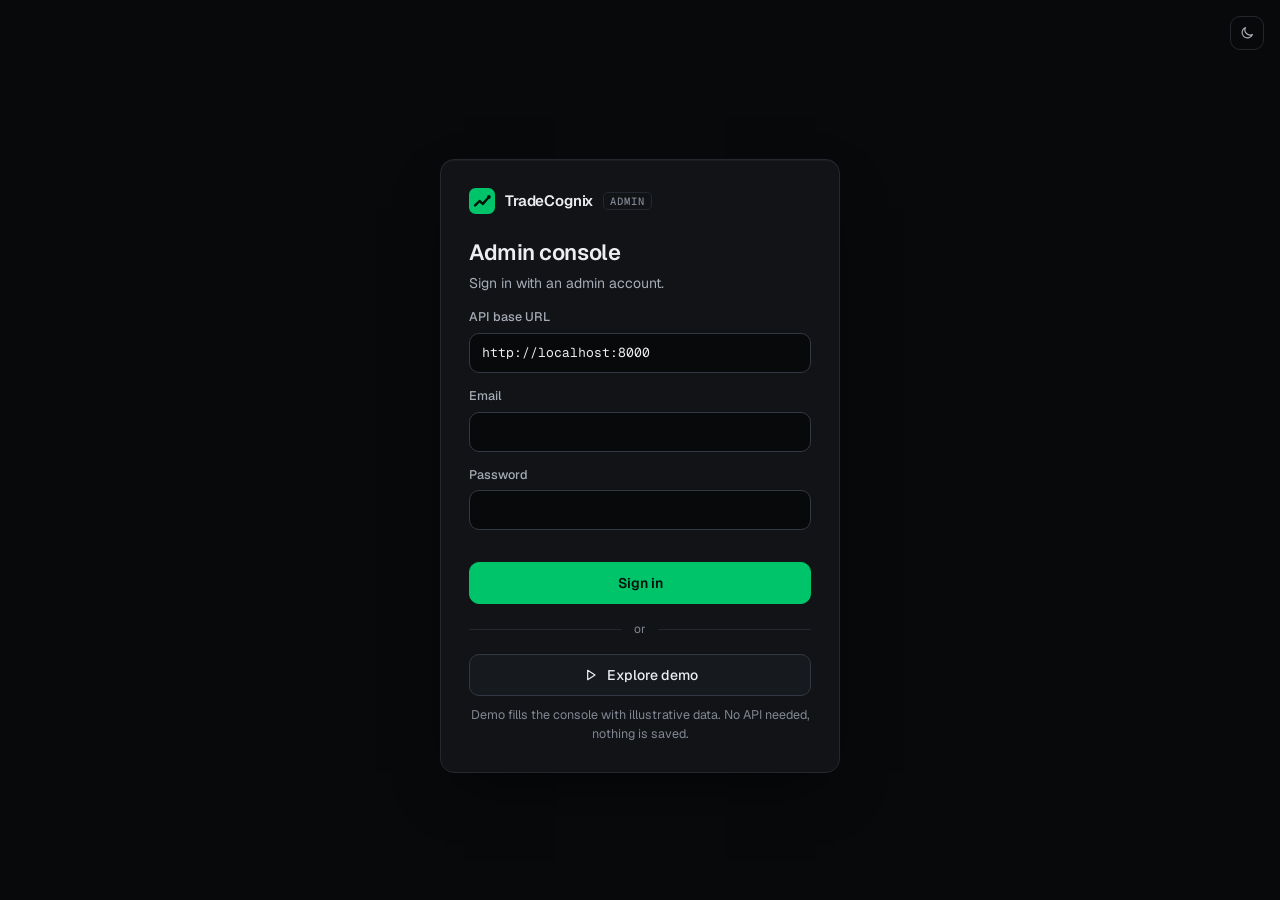
<file: admin/index.html>
<!doctype html>
<html lang="en-IN" data-theme="dark">
  <head>
    <meta charset="utf-8" />
    <meta name="viewport" content="width=device-width, initial-scale=1" />
    <meta name="robots" content="noindex, nofollow" />
    <meta name="theme-color" content="#08090b" />
    <title>TradeCognix · Admin console</title>
    <link rel="icon" type="image/svg+xml" href="mark.svg" />
    <link rel="preload" href="fonts/geist-latin.woff2" as="font" type="font/woff2" crossorigin />
    <link rel="preload" href="fonts/geist-mono-latin.woff2" as="font" type="font/woff2" crossorigin />
    <script>
      (function () { try { var t = localStorage.getItem("tc-theme"); document.documentElement.setAttribute("data-theme", t === "light" ? "light" : "dark"); } catch (e) {} })();
    </script>
    <style>
      /* Geist & Geist Mono, self-hosted (SIL Open Font License, see fonts/OFL.txt) */
      @font-face { font-family: "Geist"; font-style: normal; font-weight: 400 700; font-display: swap; src: url("fonts/geist-latin-ext.woff2") format("woff2"); unicode-range: U+0100-02BA, U+02BD-02C5, U+02C7-02CC, U+02CE-02D7, U+02DD-02FF, U+0304, U+0308, U+0329, U+1D00-1DBF, U+1E00-1E9F, U+1EF2-1EFF, U+2020, U+20A0-20AB, U+20AD-20C4, U+2113, U+2C60-2C7F, U+A720-A7FF; }
      @font-face { font-family: "Geist"; font-style: normal; font-weight: 400 700; font-display: swap; src: url("fonts/geist-latin.woff2") format("woff2"); unicode-range: U+0000-00FF, U+0131, U+0152-0153, U+02BB-02BC, U+02C6, U+02DA, U+02DC, U+0304, U+0308, U+0329, U+2000-206F, U+20AC, U+2122, U+2191, U+2193, U+2212, U+2215, U+FEFF, U+FFFD; }
      @font-face { font-family: "Geist Mono"; font-style: normal; font-weight: 400 600; font-display: swap; src: url("fonts/geist-mono-latin-ext.woff2") format("woff2"); unicode-range: U+0100-02BA, U+02BD-02C5, U+02C7-02CC, U+02CE-02D7, U+02DD-02FF, U+0304, U+0308, U+0329, U+1D00-1DBF, U+1E00-1E9F, U+1EF2-1EFF, U+2020, U+20A0-20AB, U+20AD-20C4, U+2113, U+2C60-2C7F, U+A720-A7FF; }
      @font-face { font-family: "Geist Mono"; font-style: normal; font-weight: 400 600; font-display: swap; src: url("fonts/geist-mono-latin.woff2") format("woff2"); unicode-range: U+0000-00FF, U+0131, U+0152-0153, U+02BB-02BC, U+02C6, U+02DA, U+02DC, U+0304, U+0308, U+0329, U+2000-206F, U+20AC, U+2122, U+2191, U+2193, U+2212, U+2215, U+FEFF, U+FFFD; }

      /* ---------- tokens (shared with web/styles.css) ---------- */
      :root, [data-theme="dark"] {
        color-scheme: dark;
        --bg: #08090b; --surface: #111317; --surface-2: #16191e; --surface-3: #1d2127;
        --border: #23272e; --border-strong: #323843;
        --text: #eceef1; --text-2: #a6acb6; --text-3: #808792;
        --brand: #00c46a; --brand-hover: #18d47c; --brand-ink: #03130a; --brand-text: #2fd987;
        --brand-soft: rgba(0,196,106,.12); --brand-line: rgba(0,196,106,.35);
        --up: #2fd987; --down: #ff6161; --down-soft: rgba(255,97,97,.1); --down-line: rgba(255,97,97,.38);
        --warn: #f5b544; --warn-soft: rgba(245,181,68,.12); --warn-line: rgba(245,181,68,.38);
        --info: #7cb0ff; --info-soft: rgba(124,176,255,.12); --info-line: rgba(124,176,255,.35);
        --focus: #5ee6a5; --hover: rgba(255,255,255,.025);
        --skel: #1a1d22; --skel-hi: #23272e;
        --shadow-lg: 0 1px 0 rgba(255,255,255,.04) inset, 0 24px 60px -24px rgba(0,0,0,.75);
        --overlay: rgba(3,4,6,.72);
      }
      [data-theme="light"] {
        color-scheme: light;
        --bg: #ffffff; --surface: #ffffff; --surface-2: #f6f7f9; --surface-3: #eceef2;
        --border: #e4e7ec; --border-strong: #cfd4dc;
        --text: #0b0d10; --text-2: #475161; --text-3: #636b78;
        --brand: #00c46a; --brand-hover: #00b260; --brand-ink: #03130a; --brand-text: #00753f;
        --brand-soft: rgba(0,196,106,.1); --brand-line: rgba(0,150,80,.35);
        --up: #00753f; --down: #c62828; --down-soft: rgba(198,40,40,.07); --down-line: rgba(198,40,40,.35);
        --warn: #8f5400; --warn-soft: rgba(245,158,11,.12); --warn-line: rgba(143,84,0,.35);
        --info: #1d5fd6; --info-soft: rgba(37,99,235,.08); --info-line: rgba(29,95,214,.3);
        --focus: #00a85a; --hover: rgba(11,13,16,.025);
        --skel: #eef0f3; --skel-hi: #f7f8fa;
        --shadow-lg: 0 1px 2px rgba(16,24,40,.04), 0 24px 48px -24px rgba(16,24,40,.22);
        --overlay: rgba(11,13,16,.45);
      }
      :root {
        --font-ui: "Geist", "Inter", system-ui, -apple-system, "Segoe UI", Roboto, sans-serif;
        --font-mono: "Geist Mono", ui-monospace, SFMono-Regular, Menlo, Consolas, monospace;
        --r-sm: 6px; --r: 10px; --r-lg: 14px; --side-w: 232px;
        --ease: cubic-bezier(.2,.7,.1,1);
      }

      /* ---------- base ---------- */
      *, *::before, *::after { box-sizing: border-box; }
      html { -webkit-text-size-adjust: 100%; }
      body { margin: 0; background: var(--bg); color: var(--text); font: 400 14px/1.5 var(--font-ui); -webkit-font-smoothing: antialiased; overflow-x: hidden; min-height: 100vh; }
      [hidden] { display: none !important; }
      a { color: var(--brand-text); }
      button, input, select { font: inherit; color: inherit; }
      button { cursor: pointer; }
      svg.i { width: 16px; height: 16px; flex: none; fill: none; stroke: currentColor; stroke-width: 1.8; stroke-linecap: round; stroke-linejoin: round; }
      .mono, .num { font-family: var(--font-mono); font-variant-numeric: tabular-nums; }
      .num { font-feature-settings: "tnum" 1; }
      .muted { color: var(--text-3); }
      .up { color: var(--up); } .down { color: var(--down); }
      :focus-visible { outline: 2px solid var(--focus); outline-offset: 2px; border-radius: 4px; }
      .sr { position: absolute; width: 1px; height: 1px; overflow: hidden; clip: rect(0 0 0 0); white-space: nowrap; }

      /* ---------- buttons ---------- */
      .btn { display: inline-flex; align-items: center; justify-content: center; gap: 8px; min-height: 36px; padding: 0 14px; border-radius: var(--r); border: 1px solid var(--border-strong); background: var(--surface-2); color: var(--text); font-weight: 500; font-size: 14px; white-space: nowrap; transition: background .15s var(--ease), border-color .15s var(--ease), color .15s var(--ease); }
      .btn:hover { background: var(--surface-3); }
      .btn:disabled { opacity: .5; cursor: not-allowed; }
      .btn--primary { background: var(--brand); border-color: var(--brand); color: var(--brand-ink); font-weight: 600; }
      .btn--primary:hover { background: var(--brand-hover); border-color: var(--brand-hover); }
      .btn--ghost { background: transparent; border-color: transparent; color: var(--text-2); }
      .btn--ghost:hover { background: var(--surface-2); color: var(--text); }
      .btn--danger { background: transparent; color: var(--down); border-color: var(--down-line); }
      .btn--danger:hover { background: var(--down-soft); }
      .btn--danger-solid { background: var(--down); border-color: var(--down); color: #fff; font-weight: 600; }
      .btn--danger-solid:hover { filter: brightness(1.06); background: var(--down); }
      .btn--sm { min-height: 28px; padding: 0 10px; font-size: 12.5px; border-radius: var(--r-sm); }
      .btn--block { width: 100%; min-height: 42px; }
      .icon-btn { width: 34px; height: 34px; display: inline-grid; place-items: center; border-radius: var(--r); border: 1px solid var(--border); background: transparent; color: var(--text-2); transition: background .15s var(--ease), color .15s var(--ease); }
      .icon-btn:hover { background: var(--surface-2); color: var(--text); }
      [data-theme="dark"] .i-sun, [data-theme="light"] .i-moon { display: none; }

      /* ---------- brand ---------- */
      .brand { display: flex; align-items: center; gap: 10px; font-weight: 600; font-size: 15px; letter-spacing: -.01em; color: var(--text); min-width: 0; }
      .brand img { width: 26px; height: 26px; flex: none; }
      .tag { font: 500 10.5px var(--font-mono); letter-spacing: .08em; text-transform: uppercase; color: var(--text-3); border: 1px solid var(--border); border-radius: 5px; padding: 1px 6px; }
      .tag--demo { color: var(--info); border-color: var(--info-line); background: var(--info-soft); }

      /* ---------- pills ---------- */
      .pill { display: inline-flex; align-items: center; gap: 6px; height: 22px; padding: 0 8px; border-radius: 99px; font: 500 11.5px var(--font-ui); border: 1px solid var(--border-strong); color: var(--text-2); background: transparent; white-space: nowrap; }
      .pill::before { content: ""; width: 6px; height: 6px; border-radius: 50%; background: currentColor; opacity: .9; }
      .pill.plain::before { display: none; }
      .pill.ok { color: var(--up); border-color: var(--brand-line); background: var(--brand-soft); }
      .pill.bad { color: var(--down); border-color: var(--down-line); background: var(--down-soft); }
      .pill.warn { color: var(--warn); border-color: var(--warn-line); background: var(--warn-soft); }
      .pill.info { color: var(--info); border-color: var(--info-line); background: var(--info-soft); }
      .pill.accent { color: var(--brand-text); border-color: var(--brand-line); }
      .pills { display: flex; gap: 6px; flex-wrap: wrap; }

      /* ---------- sign-in ---------- */
      .login-wrap { min-height: 100vh; display: grid; place-items: center; padding: 72px 20px 40px; position: relative; }
      .login-top { position: absolute; top: 16px; right: 16px; }
      .login { width: 100%; max-width: 400px; background: var(--surface); border: 1px solid var(--border); border-radius: var(--r-lg); padding: 28px; box-shadow: var(--shadow-lg); }
      .login h1 { font-size: 22px; font-weight: 600; letter-spacing: -.02em; margin: 22px 0 4px; }
      .login .sub { color: var(--text-2); margin: 0 0 6px; }
      .field { display: grid; gap: 6px; margin-top: 14px; }
      .field span { font-size: 12.5px; font-weight: 500; color: var(--text-2); }
      .field input { background: var(--bg); border: 1px solid var(--border-strong); border-radius: var(--r); min-height: 40px; padding: 0 12px; color: var(--text); font-size: 14px; transition: border-color .15s var(--ease), box-shadow .15s var(--ease); width: 100%; }
      .field input.mono { font-size: 13px; }
      .field input:focus { outline: none; border-color: var(--brand); box-shadow: 0 0 0 3px var(--brand-soft); }
      .err { color: var(--down); min-height: 20px; font-size: 13px; margin: 12px 0 0; }
      .divider { display: flex; align-items: center; gap: 12px; color: var(--text-3); font-size: 12px; margin: 16px 0; }
      .divider::before, .divider::after { content: ""; flex: 1; height: 1px; background: var(--border); }
      .hint { color: var(--text-3); font-size: 12.5px; margin: 10px 0 0; text-align: center; }

      /* ---------- shell ---------- */
      .shell { display: grid; grid-template-columns: var(--side-w) minmax(0, 1fr); min-height: 100vh; }
      .side { position: sticky; top: 0; height: 100vh; display: flex; flex-direction: column; gap: 4px; padding: 18px 12px; border-right: 1px solid var(--border); background: var(--bg); }
      .side .brand { padding: 2px 8px 18px; }
      .nav { display: grid; gap: 2px; }
      .nav-label { font: 500 11px var(--font-ui); color: var(--text-3); padding: 8px 10px 6px; letter-spacing: .02em; }
      .nav button { display: flex; align-items: center; gap: 10px; width: 100%; padding: 8px 10px; border: 0; border-radius: var(--r-sm); background: transparent; color: var(--text-2); font-weight: 500; text-align: left; transition: background .15s var(--ease), color .15s var(--ease); }
      .nav button:hover { background: var(--surface-2); color: var(--text); }
      .nav button[aria-current="page"] { background: var(--surface-2); color: var(--text); box-shadow: inset 2px 0 0 var(--brand); }
      .nav button[aria-current="page"] svg { color: var(--brand-text); }
      .nav .count { margin-left: auto; font: 500 11px var(--font-mono); font-variant-numeric: tabular-nums; color: var(--text-3); }
      .nav .count.live { color: var(--brand-text); }
      .side-foot { margin-top: auto; border-top: 1px solid var(--border); padding: 12px 6px 0; display: grid; gap: 10px; }
      .who { font: 400 12px var(--font-mono); color: var(--text-3); overflow: hidden; text-overflow: ellipsis; white-space: nowrap; }
      .side-actions { display: flex; gap: 8px; align-items: center; }
      .side-actions .btn { flex: 1; }

      .main { min-width: 0; }
      .mtop { display: none; }
      .content { min-width: 0; padding: 28px 36px 40px; max-width: 1280px; width: 100%; }
      .banner { display: flex; align-items: flex-start; gap: 10px; padding: 10px 14px; border-radius: var(--r); border: 1px solid var(--info-line); background: var(--info-soft); color: var(--text); margin-bottom: 22px; font-size: 13px; }
      .banner svg { color: var(--info); margin-top: 2px; }
      .banner b { font-weight: 600; }
      .page-head { display: flex; align-items: flex-end; justify-content: space-between; gap: 16px; margin-bottom: 20px; flex-wrap: wrap; }
      .page-head h1 { font-size: 24px; font-weight: 600; letter-spacing: -.02em; margin: 0 0 4px; line-height: 1.2; }
      .page-head p { margin: 0; color: var(--text-2); }
      .head-meta { display: flex; align-items: center; gap: 6px; color: var(--text-3); font-size: 12.5px; }
      .view { animation: enter .22s var(--ease); }
      @keyframes enter { from { opacity: 0; transform: translateY(4px); } to { opacity: 1; transform: none; } }

      /* ---------- stats ---------- */
      .grid { display: grid; grid-template-columns: repeat(4, minmax(0, 1fr)); gap: 12px; }
      .stat { background: var(--surface); border: 1px solid var(--border); border-radius: var(--r-lg); padding: 16px; min-width: 0; }
      .stat span { display: block; font-size: 12.5px; color: var(--text-2); white-space: nowrap; overflow: hidden; text-overflow: ellipsis; }
      .stat strong { display: block; margin-top: 6px; font: 500 24px/1.2 var(--font-mono); font-variant-numeric: tabular-nums; letter-spacing: -.02em; color: var(--text); white-space: nowrap; overflow: hidden; text-overflow: ellipsis; }
      .stat small { display: block; margin-top: 4px; font-size: 12px; color: var(--text-3); }
      .section-title { font-size: 13px; font-weight: 600; color: var(--text-2); margin: 26px 0 10px; }
      .split { display: grid; grid-template-columns: minmax(0, 1fr) minmax(0, 1fr); gap: 12px; }
      .card { background: var(--surface); border: 1px solid var(--border); border-radius: var(--r-lg); padding: 18px; min-width: 0; }
      .card h2 { font-size: 14px; font-weight: 600; margin: 0 0 4px; }
      .card p { margin: 0; color: var(--text-2); }
      .bars { display: grid; gap: 10px; margin-top: 14px; }
      .bar { display: grid; grid-template-columns: 56px minmax(0, 1fr) 48px; gap: 10px; align-items: center; font-size: 13px; }
      .bar i { display: block; height: 6px; border-radius: 99px; background: var(--surface-3); overflow: hidden; }
      .bar i b { display: block; height: 100%; border-radius: inherit; background: var(--brand); transition: width .4s var(--ease); }
      .bar .num { text-align: right; color: var(--text-2); }
      .kv { display: flex; justify-content: space-between; gap: 12px; padding: 9px 0; border-bottom: 1px solid var(--border); font-size: 13px; }
      .kv:last-child { border-bottom: 0; padding-bottom: 0; }
      .kv span { color: var(--text-2); }

      .kill { margin-top: 12px; display: flex; gap: 18px; align-items: center; justify-content: space-between; border: 1px solid var(--down-line); background: var(--down-soft); border-radius: var(--r-lg); padding: 18px; }
      .kill h2 { margin: 0 0 2px; font-size: 14px; font-weight: 600; display: flex; align-items: center; gap: 8px; }
      .kill h2 svg { color: var(--down); }
      .kill p { margin: 0; color: var(--text-2); font-size: 13px; }

      /* ---------- tables ---------- */
      .panel { background: var(--surface); border: 1px solid var(--border); border-radius: var(--r-lg); overflow: hidden; }
      .panel + .panel { margin-top: 16px; }
      .panel__head { display: flex; align-items: center; gap: 10px; padding: 12px 16px; border-bottom: 1px solid var(--border); flex-wrap: wrap; }
      .panel__head h2 { margin: 0; font-size: 14px; font-weight: 600; }
      .panel__head .spacer { flex: 1; }
      .scroll { position: relative; overflow-x: auto; -webkit-overflow-scrolling: touch; }
      table { width: 100%; border-collapse: collapse; font-size: 13.5px; }
      th, td { text-align: left; padding: 10px 16px; border-bottom: 1px solid var(--border); white-space: nowrap; vertical-align: middle; }
      th { font-size: 12px; font-weight: 500; color: var(--text-3); background: var(--surface-2); }
      td.r, th.r { text-align: right; }
      tbody tr { transition: background .12s var(--ease); }
      tbody tr:hover { background: var(--hover); }
      tbody tr:last-child td { border-bottom: 0; }
      td.mono { font-size: 12.5px; color: var(--text-2); }
      td.pos { white-space: normal; min-width: 180px; max-width: 260px; }
      td .sub { display: block; font-size: 12px; color: var(--text-3); }
      .acts { display: flex; gap: 6px; justify-content: flex-end; }
      .sel { appearance: none; -webkit-appearance: none; height: 28px; padding: 0 26px 0 10px; border-radius: var(--r-sm); border: 1px solid var(--border-strong); background: var(--surface-2) url("data:image/svg+xml,%3Csvg xmlns='http://www.w3.org/2000/svg' width='10' height='6'%3E%3Cpath d='M1 1l4 4 4-4' fill='none' stroke='%23808792' stroke-width='1.5'/%3E%3C/svg%3E") no-repeat right 9px center; font-size: 12.5px; font-weight: 500; text-transform: capitalize; }
      .sel:focus { outline: none; border-color: var(--brand); box-shadow: 0 0 0 3px var(--brand-soft); }
      .sel[data-plan="pro"] { color: var(--brand-text); border-color: var(--brand-line); }
      .sel[data-plan="elite"] { color: var(--info); border-color: var(--info-line); }
      .head-meta .live-dot { margin-right: 2px; }
      .live-dot { display: inline-block; width: 7px; height: 7px; border-radius: 50%; background: var(--up); margin-right: 8px; vertical-align: 1px; animation: pulse 1.8s infinite; }
      @keyframes pulse { 0% { box-shadow: 0 0 0 0 rgba(47,217,135,.45); } 70% { box-shadow: 0 0 0 6px rgba(47,217,135,0); } 100% { box-shadow: 0 0 0 0 rgba(47,217,135,0); } }

      /* states */
      .state { padding: 40px 20px; text-align: center; color: var(--text-2); }
      .state svg { width: 22px; height: 22px; color: var(--text-3); margin-bottom: 8px; }
      .state strong { display: block; color: var(--text); font-weight: 600; margin-bottom: 2px; }
      .state p { margin: 0 0 12px; font-size: 13px; }
      .state p:last-child { margin-bottom: 0; }
      .state.error svg { color: var(--down); }
      td.state-cell { padding: 0; white-space: normal; }
      td.state-cell:hover, tr.state-row:hover { background: transparent; }
      .skel { display: inline-block; height: 10px; border-radius: 4px; background: linear-gradient(90deg, var(--skel) 25%, var(--skel-hi) 50%, var(--skel) 75%); background-size: 200% 100%; animation: shimmer 1.3s linear infinite; vertical-align: middle; }
      .stat .skel { display: block; }
      @keyframes shimmer { from { background-position: 200% 0; } to { background-position: -200% 0; } }

      /* ---------- dialog ---------- */
      dialog { border: 1px solid var(--border); border-radius: var(--r-lg); background: var(--surface); color: var(--text); padding: 0; width: min(440px, calc(100vw - 32px)); box-shadow: var(--shadow-lg); }
      dialog::backdrop { background: rgba(3,4,6,.6); }
      dialog[open] { animation: pop .18s var(--ease); }
      @keyframes pop { from { opacity: 0; transform: translateY(6px) scale(.98); } to { opacity: 1; transform: none; } }
      .dlg { padding: 22px; }
      .dlg h2 { margin: 0 0 6px; font-size: 16px; font-weight: 600; display: flex; align-items: center; gap: 8px; }
      .dlg h2 svg { color: var(--down); }
      .dlg p { margin: 0; color: var(--text-2); font-size: 13.5px; }
      .dlg .field input { font-family: var(--font-mono); letter-spacing: .08em; }
      .dlg-actions { display: flex; justify-content: flex-end; gap: 8px; margin-top: 20px; }

      .toast { position: fixed; bottom: 20px; left: 50%; transform: translate(-50%, 12px); opacity: 0; background: var(--text); color: var(--bg); padding: 9px 14px; border-radius: var(--r); font-weight: 500; font-size: 13.5px; transition: opacity .2s var(--ease), transform .2s var(--ease); pointer-events: none; z-index: 60; max-width: calc(100vw - 32px); text-align: center; }
      .toast.on { opacity: 1; transform: translate(-50%, 0); }
      .toast.bad { background: var(--down); color: #fff; }
      footer { color: var(--text-3); font-size: 12px; padding: 24px 0 0; margin-top: 36px; border-top: 1px solid var(--border); }

      /* ---------- responsive ---------- */
      @media (max-width: 1100px) { .grid { grid-template-columns: repeat(3, minmax(0, 1fr)); } }
      @media (max-width: 900px) {
        .shell { grid-template-columns: minmax(0, 1fr); }
        .side { display: none; }
        .mtop { display: block; position: sticky; top: 0; z-index: 20; background: color-mix(in srgb, var(--bg) 88%, transparent); backdrop-filter: blur(10px); -webkit-backdrop-filter: blur(10px); border-bottom: 1px solid var(--border); }
        .mtop-row { display: flex; align-items: center; gap: 8px; padding: 10px 16px; }
        .mtop-row .brand { flex: 1; }
        .mtabs { display: flex; gap: 4px; padding: 0 12px 8px; overflow-x: auto; scrollbar-width: none; }
        .mtabs::-webkit-scrollbar { display: none; }
        .mtabs button { flex: none; display: inline-flex; align-items: center; gap: 6px; height: 32px; padding: 0 12px; border: 1px solid transparent; border-radius: 99px; background: transparent; color: var(--text-2); font-weight: 500; font-size: 13px; }
        .mtabs button[aria-current="page"] { background: var(--surface-2); border-color: var(--border-strong); color: var(--text); }
        .mtabs .count { font: 500 11px var(--font-mono); color: var(--text-3); }
        .mtabs .count.live { color: var(--brand-text); }
        .content { padding: 20px 16px 32px; }
        .split { grid-template-columns: minmax(0, 1fr); }
      }
      @media (max-width: 640px) {
        .grid { grid-template-columns: repeat(2, minmax(0, 1fr)); gap: 10px; }
        .stat { padding: 14px; }
        .stat strong { font-size: 20px; }
        .page-head h1 { font-size: 20px; }
        .kill { flex-direction: column; align-items: stretch; }
        th, td { padding: 9px 12px; }
        .login { padding: 22px; }
        .mtop .who-m { display: none; }
        /* tables become stacked cards on phones */
        .panel table thead { display: none; }
        .panel table, .panel tbody { display: block; }
        .panel tbody tr { display: grid; grid-template-columns: minmax(0, 1fr) minmax(0, 1fr); gap: 10px 14px; padding: 14px 16px; border-bottom: 1px solid var(--border); }
        .panel tbody tr:last-child { border-bottom: 0; }
        .panel tbody td { display: block; padding: 0; border: 0; white-space: normal; min-width: 0; overflow-wrap: anywhere; }
        .panel tbody td.r { text-align: left; }
        .panel tbody td[data-label]::before { content: attr(data-label); display: block; margin-bottom: 3px; font: 500 11px var(--font-ui); color: var(--text-3); }
        .panel tbody td.wide { grid-column: 1 / -1; }
        .panel tbody td.acts-cell { grid-column: 1 / -1; }
        .panel tbody td.acts-cell .acts { justify-content: flex-start; }
        .panel tbody td.acts-cell .acts .btn { flex: 1; min-height: 34px; }
        .panel tbody tr.state-row { display: block; padding: 0; }
        .scroll { overflow-x: visible; }
      }
      @media (prefers-reduced-motion: reduce) {
        *, *::before, *::after { animation: none !important; transition: none !important; }
      }
    </style>
  </head>
  <body>
    <svg width="0" height="0" style="position:absolute" aria-hidden="true">
      <symbol id="i-grid" viewBox="0 0 24 24"><rect x="3" y="3" width="7" height="7" rx="1.5"/><rect x="14" y="3" width="7" height="7" rx="1.5"/><rect x="3" y="14" width="7" height="7" rx="1.5"/><rect x="14" y="14" width="7" height="7" rx="1.5"/></symbol>
      <symbol id="i-users" viewBox="0 0 24 24"><circle cx="9" cy="8" r="3.5"/><path d="M2.5 20c.8-3.4 3.4-5.5 6.5-5.5s5.7 2.1 6.5 5.5"/><path d="M16 4.6a3.5 3.5 0 0 1 0 6.8M18.5 14.8c1.6.8 2.7 2.6 3 5.2"/></symbol>
      <symbol id="i-layers" viewBox="0 0 24 24"><path d="M12 3 2.5 8 12 13l9.5-5L12 3Z"/><path d="m2.5 12.5 9.5 5 9.5-5M2.5 17 12 22l9.5-5"/></symbol>
      <symbol id="i-pulse" viewBox="0 0 24 24"><path d="M3 12h4l2.5-6 5 12 2.5-6h4"/></symbol>
      <symbol id="i-moon" viewBox="0 0 24 24"><path d="M20 14.5A8 8 0 0 1 9.5 4a8 8 0 1 0 10.5 10.5Z"/></symbol>
      <symbol id="i-sun" viewBox="0 0 24 24"><circle cx="12" cy="12" r="4"/><path d="M12 2v2M12 20v2M4.9 4.9l1.4 1.4M17.7 17.7l1.4 1.4M2 12h2M20 12h2M4.9 19.1l1.4-1.4M17.7 6.3l1.4-1.4"/></symbol>
      <symbol id="i-out" viewBox="0 0 24 24"><path d="M15 4h3a2 2 0 0 1 2 2v12a2 2 0 0 1-2 2h-3M10 17l5-5-5-5M15 12H4"/></symbol>
      <symbol id="i-power" viewBox="0 0 24 24"><path d="M12 3v8"/><path d="M6.3 7.3a8 8 0 1 0 11.4 0"/></symbol>
      <symbol id="i-info" viewBox="0 0 24 24"><circle cx="12" cy="12" r="9"/><path d="M12 11v5M12 8h.01"/></symbol>
      <symbol id="i-alert" viewBox="0 0 24 24"><path d="M12 3 2 20h20L12 3Z"/><path d="M12 10v4M12 17h.01"/></symbol>
      <symbol id="i-mail" viewBox="0 0 24 24"><rect x="3" y="5" width="18" height="14" rx="2"/><path d="m3.5 6.5 8.5 6.5 8.5-6.5"/></symbol>
      <symbol id="i-inbox" viewBox="0 0 24 24"><path d="M3 13h5l1.5 3h5l1.5-3h5"/><path d="M5 5h14l2 8v6H3v-6l2-8Z"/></symbol>
      <symbol id="i-refresh" viewBox="0 0 24 24"><path d="M20 11a8 8 0 0 0-14.3-4.9L4 8M4 4v4h4M4 13a8 8 0 0 0 14.3 4.9L20 16M20 20v-4h-4"/></symbol>
      <symbol id="i-play" viewBox="0 0 24 24"><path d="M7 5v14l11-7L7 5Z"/></symbol>
    </svg>

    <!-- ================= sign-in ================= -->
    <section id="login" class="login-wrap" hidden>
      <div class="login-top"><button class="icon-btn" type="button" data-theme-toggle aria-label="Switch colour theme"><svg class="i i-moon"><use href="#i-moon"/></svg><svg class="i i-sun"><use href="#i-sun"/></svg></button></div>
      <form class="login" id="login-form" novalidate>
        <div class="brand"><img src="mark.svg" alt="" />TradeCognix <span class="tag">Admin</span></div>
        <h1>Admin console</h1>
        <p class="sub">Sign in with an admin account.</p>
        <label class="field"><span>API base URL</span><input class="mono" name="api" placeholder="http://localhost:8000" autocomplete="off" spellcheck="false" required /></label>
        <label class="field"><span>Email</span><input name="email" type="email" autocomplete="username" required /></label>
        <label class="field"><span>Password</span><input name="password" type="password" autocomplete="current-password" required /></label>
        <p class="err" id="login-err" role="alert" aria-live="polite"></p>
        <button class="btn btn--primary btn--block" type="submit" id="login-btn">Sign in</button>
        <div class="divider">or</div>
        <button class="btn btn--block" type="button" id="demo-btn"><svg class="i"><use href="#i-play"/></svg>Explore demo</button>
        <p class="hint">Demo fills the console with illustrative data. No API needed, nothing is saved.</p>
      </form>
    </section>

    <!-- ================= console ================= -->
    <div id="app" class="shell" hidden>
      <aside class="side" aria-label="Admin navigation">
        <div class="brand"><img src="mark.svg" alt="" />TradeCognix <span class="tag" data-mode-tag>Admin</span></div>
        <nav class="nav" aria-label="Sections">
          <div class="nav-label">Console</div>
          <button type="button" data-tab="stats" aria-current="page"><svg class="i"><use href="#i-grid"/></svg>Overview</button>
          <button type="button" data-tab="users"><svg class="i"><use href="#i-users"/></svg>Users<span class="count num" data-count="users"></span></button>
          <button type="button" data-tab="strategies"><svg class="i"><use href="#i-layers"/></svg>Strategies<span class="count num" data-count="strategies"></span></button>
          <button type="button" data-tab="sessions"><svg class="i"><use href="#i-pulse"/></svg>Live sessions<span class="count num" data-count="running"></span></button>

          <button type="button" data-tab="waitlist"><svg class="i"><use href="#i-mail"/></svg>Waitlist<span class="count num" data-count="waitlist"></span></button>
        </nav>
        <div class="side-foot">
          <div class="who" data-who title=""></div>
          <div class="side-actions">
            <button class="btn btn--sm" type="button" data-logout><svg class="i"><use href="#i-out"/></svg>Sign out</button>
            <button class="icon-btn" type="button" data-theme-toggle aria-label="Switch colour theme"><svg class="i i-moon"><use href="#i-moon"/></svg><svg class="i i-sun"><use href="#i-sun"/></svg></button>
          </div>
        </div>
      </aside>

      <div class="main">
        <header class="mtop">
          <div class="mtop-row">
            <div class="brand"><img src="mark.svg" alt="" />TradeCognix <span class="tag" data-mode-tag>Admin</span></div>
            <button class="icon-btn" type="button" data-theme-toggle aria-label="Switch colour theme"><svg class="i i-moon"><use href="#i-moon"/></svg><svg class="i i-sun"><use href="#i-sun"/></svg></button>
            <button class="icon-btn" type="button" data-logout aria-label="Sign out"><svg class="i"><use href="#i-out"/></svg></button>
          </div>
          <nav class="mtabs" aria-label="Sections">
            <button type="button" data-tab="stats" aria-current="page">Overview</button>
            <button type="button" data-tab="users">Users <span class="count num" data-count="users"></span></button>
            <button type="button" data-tab="strategies">Strategies <span class="count num" data-count="strategies"></span></button>
            <button type="button" data-tab="sessions">Live <span class="count num" data-count="running"></span></button>

            <button type="button" data-tab="waitlist">Waitlist <span class="count num" data-count="waitlist"></span></button>
          </nav>
        </header>

        <main class="content">
          <div class="banner" id="demo-banner" hidden><svg class="i"><use href="#i-info"/></svg><div><b>Demo mode.</b> Every name, number and session here is illustrative, not from a live API. Actions work but nothing is saved.</div></div>

          <section class="view" data-view="stats">
            <div class="page-head">
              <div><h1>Overview</h1><p id="stats-sub">Platform-wide numbers from the TradeCognix API.</p></div>
              <div class="head-meta" id="stats-meta"></div>
            </div>
            <div class="grid" id="stats"></div>
            <div class="split" style="margin-top:12px">
              <div class="card"><h2>Plans</h2><p>Users by subscription plan.</p><div class="bars" id="plans"></div></div>
              <div class="card"><h2>Trading</h2><p>Server mode and activity.</p><div id="trading" style="margin-top:10px"></div></div>
            </div>
            <div class="kill">
              <div>
                <h2><svg class="i"><use href="#i-power"/></svg>Platform kill switch</h2>
                <p>Squares off every open position and halts every running paper and live session, for every user.</p>
              </div>
              <button class="btn btn--danger-solid" id="kill-all" type="button">Kill all sessions</button>
            </div>
          </section>

          <section class="view" data-view="users" hidden>
            <div class="page-head">
              <div><h1>Users</h1><p>Change plans, promote admins, disable accounts. Disabling a user also kills their sessions.</p></div>
            </div>
            <div class="panel"><div class="scroll"><table>
              <thead><tr><th>User</th><th>Plan</th><th>Role</th><th>Status</th><th class="r">Strategies</th><th>Brokers</th><th>Joined</th><th class="r"><span class="sr">Actions</span></th></tr></thead>
              <tbody id="users"></tbody>
            </table></div></div>
          </section>

          <section class="view" data-view="strategies" hidden>
            <div class="page-head">
              <div><h1>Strategies</h1><p>Every saved strategy, with its order tag and live confirmation.</p></div>
            </div>
            <div class="panel"><div class="scroll"><table>
              <thead><tr><th>ID</th><th>Name</th><th>Owner</th><th>Underlying</th><th>TF</th><th>Order tag</th><th>Mode</th><th>Updated</th></tr></thead>
              <tbody id="strategies"></tbody>
            </table></div></div>
          </section>

          <section class="view" data-view="waitlist" hidden>
            <div class="page-head">
              <div><h1>Waitlist</h1><p>People who asked for Pro or Elite while payments are off during beta.</p></div>
              <div class="head-meta"><span class="muted" id="waitlist-meta"></span> <button class="btn btn--sm" type="button" id="waitlist-copy" disabled>Copy emails</button></div>
            </div>
            <div class="panel"><div class="scroll"><table>
              <thead><tr><th>Email</th><th>Plan</th><th>Account</th><th>Source</th><th>Joined</th></tr></thead>
              <tbody id="waitlist"></tbody>
            </table></div></div>
          </section>

          <section class="view" data-view="sessions" hidden>
            <div class="page-head">
              <div><h1>Live sessions</h1><p>Running sessions refresh every 5 seconds.</p></div>
              <div class="head-meta" id="sessions-meta"></div>
            </div>
            <div class="panel">
              <div class="panel__head"><h2>Running now</h2><span class="spacer"></span><span class="muted num" id="running-count"></span></div>
              <div class="scroll"><table>
                <thead><tr><th>Session</th><th>Strategy</th><th>Mode</th><th>Broker</th><th>Position</th><th class="r">Trades today</th><th class="r">P&amp;L today</th><th>State</th><th class="r"><span class="sr">Actions</span></th></tr></thead>
                <tbody id="running"></tbody>
              </table></div>
            </div>
            <div class="panel">
              <div class="panel__head"><h2>History</h2><span class="spacer"></span><span class="muted">Last 200</span></div>
              <div class="scroll"><table>
                <thead><tr><th>Session</th><th>Owner</th><th>Strategy</th><th>Mode</th><th>Status</th><th>Reason</th><th>Started</th><th>Stopped</th></tr></thead>
                <tbody id="history"></tbody>
              </table></div>
            </div>
          </section>

          <footer>© 2026 DevCognix · TradeCognix admin · contact@devcognix.com · +91 901 908 8160 · Times in IST</footer>
        </main>
      </div>
    </div>

    <dialog id="dlg" aria-labelledby="dlg-title">
      <form class="dlg" method="dialog" id="dlg-form">
        <h2 id="dlg-title"></h2>
        <p id="dlg-body"></p>
        <label class="field" id="dlg-field" hidden><span id="dlg-label"></span><input id="dlg-input" autocomplete="off" spellcheck="false" autocapitalize="characters" /></label>
        <div class="dlg-actions">
          <button class="btn" type="button" value="cancel" id="dlg-cancel">Cancel</button>
          <button class="btn btn--danger-solid" type="submit" value="ok" id="dlg-ok"></button>
        </div>
      </form>
    </dialog>

    <div class="toast" id="toast" role="status" aria-live="polite"></div>

    <script>
      (function () {
        "use strict";
        var $ = function (s, el) { return (el || document).querySelector(s); };
        var $$ = function (s, el) { return [].slice.call((el || document).querySelectorAll(s)); };
        var root = document.documentElement;
        var esc = function (v) { return String(v == null ? "" : v).replace(/[&<>"']/g, function (c) { return { "&": "&amp;", "<": "&lt;", ">": "&gt;", '"': "&quot;", "'": "&#39;" }[c]; }); };
        var num = function (v) { return v == null ? "—" : Number(v).toLocaleString("en-IN"); };
        var inr = function (v) { return (v < 0 ? "−₹" : "₹") + Math.abs(Math.round(v || 0)).toLocaleString("en-IN"); };
        var icon = function (id) { return '<svg class="i"><use href="#i-' + id + '"/></svg>'; };

        /* ---------- time (IST) ---------- */
        var IST = new Intl.DateTimeFormat("en-IN", { timeZone: "Asia/Kolkata", day: "2-digit", month: "short", year: "numeric", hour: "2-digit", minute: "2-digit", hour12: false });
        var ISTD = new Intl.DateTimeFormat("en-IN", { timeZone: "Asia/Kolkata", day: "2-digit", month: "short" });
        var ISTT = new Intl.DateTimeFormat("en-IN", { timeZone: "Asia/Kolkata", hour: "2-digit", minute: "2-digit", second: "2-digit", hour12: false });
        function parseT(v) {
          if (!v) return null;
          var s = String(v);
          if (/^\d{4}-\d{2}-\d{2}T[\d:.]+$/.test(s)) s += "Z"; // naive timestamps from the API are UTC
          var d = new Date(s); return isNaN(d) ? null : d;
        }
        function rel(v) {
          var d = parseT(v); if (!d) return '<span class="muted">—</span>';
          var s = Math.round((Date.now() - d) / 1000), a = Math.abs(s), t;
          if (a < 45) t = "just now";
          else if (a < 3600) t = Math.round(a / 60) + "m";
          else if (a < 86400) t = Math.round(a / 3600) + "h";
          else if (a < 7 * 86400) t = Math.round(a / 86400) + "d";
          else t = null;
          var label = t ? (t === "just now" ? t : s >= 0 ? t + " ago" : "in " + t) : ISTD.format(d);
          return '<time datetime="' + d.toISOString() + '" title="' + IST.format(d) + ' IST">' + label + "</time>";
        }

        /* ---------- theme ---------- */
        function setTheme(t) {
          root.setAttribute("data-theme", t);
          try { localStorage.setItem("tc-theme", t); } catch (e) {}
          $('meta[name="theme-color"]').setAttribute("content", t === "light" ? "#ffffff" : "#08090b");
          $$("[data-theme-toggle]").forEach(function (b) { b.setAttribute("aria-label", t === "dark" ? "Switch to light theme" : "Switch to dark theme"); });
        }
        setTheme(root.getAttribute("data-theme") === "light" ? "light" : "dark");
        $$("[data-theme-toggle]").forEach(function (b) { b.addEventListener("click", function () { setTheme(root.getAttribute("data-theme") === "light" ? "dark" : "light"); }); });

        /* ---------- state ---------- */
        var BASE = localStorage.getItem("tc_admin_api") || window.TC_API_BASE || "";
        var TOKEN = localStorage.getItem("tc_admin_token") || "";
        var DEMO = false, current = "stats", timer = null, loaded = {}, reqSeq = 0;

        function toast(m, bad) { var t = $("#toast"); t.textContent = m; t.classList.toggle("bad", !!bad); t.classList.add("on"); clearTimeout(toast.t); toast.t = setTimeout(function () { t.classList.remove("on"); }, 3200); }

        function api(path, opts) {
          opts = opts || {};
          if (DEMO) return demoApi(path, opts);
          return fetch(BASE + path, { method: opts.method || "GET", headers: { "Content-Type": "application/json", Authorization: "Bearer " + TOKEN }, body: opts.body ? JSON.stringify(opts.body) : undefined })
            .then(function (r) { return r.json().catch(function () { return {}; }).then(function (d) {
              if (r.status === 401 || r.status === 403) { signOut(r.status === 403 ? "That account is not an admin." : "Session expired. Sign in again."); throw new Error("auth"); }
              if (!r.ok) throw new Error(typeof d.detail === "string" ? d.detail : "HTTP " + r.status);
              return d; }); })
            .catch(function (x) { if (x && x.message === "Failed to fetch") throw new Error("Can't reach the API at " + BASE); throw x; });
        }

        function signOut(msg) {
          TOKEN = ""; DEMO = false; loaded = {};
          try { localStorage.removeItem("tc_admin_token"); } catch (e) {}
          clearInterval(timer); $("#app").hidden = true; $("#login").hidden = false;
          $("#login-err").textContent = msg || "";
        }

        /* ---------- sign-in ---------- */
        var form = $("#login-form");
        form.api.value = BASE || "http://localhost:8000";
        form.addEventListener("submit", function (e) {
          e.preventDefault();
          var err = $("#login-err"), btn = $("#login-btn");
          if (!form.api.value.trim() || !form.email.value.trim() || !form.password.value) { err.textContent = "Enter the API base URL, email and password."; return; }
          BASE = form.api.value.trim().replace(/\/+$/, ""); err.textContent = "";
          btn.disabled = true; btn.textContent = "Signing in…";
          fetch(BASE + "/api/auth/login", { method: "POST", headers: { "Content-Type": "application/json" }, body: JSON.stringify({ email: form.email.value, password: form.password.value }) })
            .then(function (r) { return r.json().catch(function () { return {}; }).then(function (d) { if (!r.ok) throw new Error(typeof d.detail === "string" ? d.detail : "Login failed"); return d; }); })
            .then(function (d) {
              if (!d.user || d.user.role !== "admin") throw new Error("That account is not an admin.");
              TOKEN = d.access_token; localStorage.setItem("tc_admin_token", TOKEN); localStorage.setItem("tc_admin_api", BASE); start(d.user.email);
            })
            .catch(function (x) { err.textContent = x.message === "Failed to fetch" ? "Can't reach the API at " + BASE + ". Try the demo instead." : x.message; })
            .then(function () { btn.disabled = false; btn.textContent = "Sign in"; });
        });
        $("#demo-btn").addEventListener("click", function () { DEMO = true; demoSeed(); start("demo@tradecognix.example"); });
        $$("[data-logout]").forEach(function (b) { b.addEventListener("click", function () { signOut(); }); });

        /* ---------- navigation ---------- */
        function go(tab) {
          current = tab;
          $$("[data-tab]").forEach(function (t) { if (t.dataset.tab === tab) t.setAttribute("aria-current", "page"); else t.removeAttribute("aria-current"); });
          $$("[data-view]").forEach(function (v) { v.hidden = v.dataset.view !== tab; });
          window.scrollTo(0, 0);
          load();
        }
        $$("[data-tab]").forEach(function (t) { t.addEventListener("click", function () { go(t.dataset.tab); }); });

        function setCount(key, v, live) { $$('[data-count="' + key + '"]').forEach(function (el) { el.textContent = v == null ? "" : num(v); el.classList.toggle("live", !!live); }); }

        /* ---------- skeletons / states ---------- */
        function skelRows(tbody, cols, rows) {
          var widths = [70, 110, 60, 80, 50, 90, 60, 70, 50];
          var h = "";
          for (var r = 0; r < (rows || 5); r++) { h += "<tr>"; for (var c = 0; c < cols; c++) h += '<td><span class="skel" style="width:' + (widths[(c + r) % widths.length]) + 'px"></span></td>'; h += "</tr>"; }
          $(tbody).innerHTML = h;
        }
        function stateRow(tbody, cols, kind, title, text, retry) {
          $(tbody).innerHTML = '<tr class="state-row"><td class="state-cell" colspan="' + cols + '">' + stateHtml(kind, title, text, retry) + "</td></tr>";
        }
        function stateHtml(kind, title, text, retry) {
          return '<div class="state ' + (kind === "error" ? "error" : "") + '">' + icon(kind === "error" ? "alert" : "inbox") + "<strong>" + esc(title) + "</strong><p>" + esc(text) + "</p>" +
            (retry ? '<p><button class="btn btn--sm" type="button" data-retry>' + icon("refresh") + "Retry</button></p>" : "") + "</div>";
        }
        document.addEventListener("click", function (e) { if (e.target.closest("[data-retry]")) { loaded[current] = false; load(); } });

        var VIEWS = {
          stats: { path: "/api/admin/stats", render: renderStats, skel: function () {
            $("#stats").innerHTML = new Array(12).join(",").split(",").map(function () { return '<div class="stat"><span class="skel" style="width:60%"></span><span class="skel" style="width:40%;height:20px;margin-top:12px"></span></div>'; }).join("");
            $("#plans").innerHTML = '<span class="skel" style="width:100%"></span><span class="skel" style="width:80%"></span><span class="skel" style="width:60%"></span>';
            $("#trading").innerHTML = '<span class="skel" style="width:70%"></span>';
          }, error: function (m) {
            $("#stats").innerHTML = '<div class="stat" style="grid-column:1/-1">' + stateHtml("error", "Couldn't load overview", m, true) + "</div>";
            $("#plans").innerHTML = '<span class="muted">—</span>'; $("#trading").innerHTML = '<span class="muted">—</span>';
          } },
          users: { path: "/api/admin/users", render: renderUsers, skel: function () { skelRows("#users", 8); }, error: function (m) { stateRow("#users", 8, "error", "Couldn't load users", m, true); } },
          strategies: { path: "/api/admin/strategies", render: renderStrategies, skel: function () { skelRows("#strategies", 8); }, error: function (m) { stateRow("#strategies", 8, "error", "Couldn't load strategies", m, true); } },
          waitlist: { path: "/api/admin/waitlist", render: renderWaitlist, skel: function () { skelRows("#waitlist", 5); }, error: function (m) { stateRow("#waitlist", 5, "error", "Couldn't load the waitlist", m, true); } },
          sessions: { path: "/api/admin/sessions", render: renderSessions, skel: function () { skelRows("#running", 9, 3); skelRows("#history", 8, 5); }, error: function (m) { stateRow("#running", 9, "error", "Couldn't load sessions", m, true); stateRow("#history", 8, "error", "Couldn't load history", m, false); } }
        };

        function load() {
          var tab = current, v = VIEWS[tab], seq = ++reqSeq;
          if (!loaded[tab]) v.skel();
          return api(v.path).then(function (d) {
            if (tab !== current && seq !== reqSeq) { /* still cache */ }
            loaded[tab] = true; v.render(d);
          }).catch(function (x) {
            if (x.message === "auth") return;
            if (!loaded[tab]) v.error(x.message || "Something went wrong.");
            else toast("Refresh failed: " + x.message, true);
          });
        }

        /* label cells from their column headers (used by the stacked phone layout) */
        function label(tbodySel) {
          var tb = $(tbodySel), heads = $$("thead th", tb.closest("table")).map(function (th) { return th.textContent.trim(); });
          $$("tr:not(.state-row)", tb).forEach(function (tr) {
            [].slice.call(tr.children).forEach(function (td, i) {
              if (td.querySelector(".acts")) { td.classList.add("acts-cell"); return; }
              if (heads[i] && !td.querySelector(".skel")) td.setAttribute("data-label", heads[i]);
              if ((i === 0 && tbodySel === "#users") || (i === 1 && tbodySel === "#history") || (i === 2 && tbodySel === "#strategies")) td.classList.add("wide");
            });
          });
        }
        var _obs = new MutationObserver(function (muts) { muts.forEach(function (m) { if (m.target.id) label("#" + m.target.id); }); });
        ["#users", "#strategies", "#running", "#history"].forEach(function (id) { _obs.observe($(id), { childList: true }); });

        /* ---------- overview ---------- */
        function renderStats(s) {
          var cells = [
            ["Users", num(s.users)], ["Admins", num(s.admins)], ["Strategies", num(s.strategies)], ["Live-confirmed", num(s.live_confirmed_strategies)],
            ["Broker accounts", num(s.broker_accounts)], ["Connected brokers", num(s.connected_brokers)], ["Backtests", num(s.backtests)], ["Orders", num(s.orders)],
            ["Journal trades", num(s.journal_trades)], ["Journal net P&L", inr(s.journal_net_pnl), (s.journal_net_pnl || 0) >= 0 ? "up" : "down"],
            ["Running sessions", num(s.running_sessions)], ["Running live", num(s.running_live)]
          ];
          $("#stats").innerHTML = cells.map(function (c) { return '<div class="stat"><span>' + esc(c[0]) + '</span><strong class="' + (c[2] || "") + '">' + esc(c[1]) + "</strong></div>"; }).join("");
          var plans = s.plans || {}, keys = Object.keys(plans).length ? Object.keys(plans) : ["free", "pro", "elite"];
          var total = keys.reduce(function (a, k) { return a + (plans[k] || 0); }, 0) || 1;
          $("#plans").innerHTML = keys.map(function (k) {
            return '<div class="bar"><span style="text-transform:capitalize">' + esc(k) + '</span><i><b style="width:' + Math.round((plans[k] || 0) / total * 100) + '%"></b></i><span class="num">' + num(plans[k] || 0) + "</span></div>";
          }).join("") + (s.paid_payments != null ? '<div class="kv" style="margin-top:4px;border-top:1px solid var(--border);padding-top:10px"><span>Paid payments</span><b class="num">' + num(s.paid_payments) + "</b></div>" : "");
          $("#trading").innerHTML =
            '<div class="kv"><span>Live trading on this server</span>' + (s.live_trading_enabled ? '<span class="pill warn">Enabled</span>' : '<span class="pill plain">Paper only</span>') + "</div>" +
            '<div class="kv"><span>Running sessions</span><b class="num">' + num(s.running_sessions) + "</b></div>" +
            '<div class="kv"><span>Running live</span><b class="num ' + (s.running_live ? "up" : "") + '">' + num(s.running_live) + "</b></div>";
          $("#stats-meta").innerHTML = '<span class="live-dot"></span>Updated <span class="num">' + ISTT.format(new Date()) + "</span> IST";
          setCount("users", s.users); setCount("strategies", s.strategies); setCount("running", s.running_sessions, s.running_sessions > 0);
        }

        /* ---------- users ---------- */
        var PLANS = ["free", "pro", "elite"];
        function renderUsers(d) {
          var list = d.users || [];
          setCount("users", list.length);
          if (!list.length) return stateRow("#users", 8, "empty", "No users yet", "New sign-ups will appear here.");
          $("#users").innerHTML = list.map(function (u) {
            var plan = u.plan || "free";
            var planTitle = u.stored_plan && u.stored_plan !== plan ? "Stored plan " + u.stored_plan + " (expired)" : u.plan_expires_at ? "Expires " + IST.format(parseT(u.plan_expires_at)) + " IST" : "No expiry";
            return "<tr><td><b style=\"font-weight:500\">" + esc(u.name || "—") + '</b><span class="sub">' + esc(u.email) + "</span></td>" +
              '<td><select class="sel" data-plan-for="' + u.id + '" data-plan="' + esc(plan) + '" aria-label="Plan for ' + esc(u.email) + '" title="' + esc(planTitle) + '">' +
                PLANS.map(function (p) { return '<option value="' + p + '"' + (p === plan ? " selected" : "") + ">" + p + "</option>"; }).join("") + "</select></td>" +
              '<td><span class="pill ' + (u.role === "admin" ? "accent" : "plain") + '">' + esc(u.role) + "</span></td>" +
              '<td><span class="pill ' + (u.is_active ? "ok" : "bad") + '">' + (u.is_active ? "Active" : "Disabled") + "</span></td>" +
              '<td class="r num">' + num(u.strategies) + "</td>" +
              '<td><div class="pills">' + ((u.brokers || []).map(function (b) { return '<span class="pill ' + (b.status === "connected" ? "ok" : "plain") + '" title="' + esc(b.status) + '">' + esc(b.broker) + "</span>"; }).join("") || '<span class="muted">—</span>') + "</div></td>" +
              "<td>" + rel(u.created_at) + "</td>" +
              '<td><div class="acts"><button class="btn btn--sm" type="button" data-role="' + u.id + '" data-to="' + (u.role === "admin" ? "client" : "admin") + '">' + (u.role === "admin" ? "Make client" : "Make admin") + "</button>" +
              '<button class="btn btn--sm ' + (u.is_active ? "btn--danger" : "") + '" type="button" data-active="' + u.id + '" data-to="' + (!u.is_active) + '">' + (u.is_active ? "Disable" : "Enable") + "</button></div></td></tr>";
          }).join("");
        }
        function patchUser(id, body, el) {
          if (el) el.disabled = true;
          return api("/api/admin/users/" + id, { method: "PATCH", body: body })
            .then(function () { toast((body.is_active === false ? "User disabled and their sessions killed" : "Updated") + (DEMO ? " (demo, not saved)" : "")); return load(); })
            .catch(function (x) { if (x.message !== "auth") { toast(x.message, true); load(); } })
            .then(function () { if (el) el.disabled = false; });
        }
        $("#users").addEventListener("click", function (e) {
          var b = e.target.closest("button[data-role],button[data-active]"); if (!b) return;
          patchUser(b.dataset.role || b.dataset.active, b.dataset.role ? { role: b.dataset.to } : { is_active: b.dataset.to === "true" }, b);
        });
        $("#users").addEventListener("change", function (e) {
          var s = e.target.closest("select[data-plan-for]"); if (!s) return;
          s.dataset.plan = s.value;
          patchUser(s.dataset.planFor, { plan: s.value }, s);
        });

        /* ---------- strategies ---------- */
        function renderStrategies(d) {
          var list = d.strategies || [];
          setCount("strategies", list.length);
          if (!list.length) return stateRow("#strategies", 8, "empty", "No strategies yet", "Strategies users save will appear here.");
          $("#strategies").innerHTML = list.map(function (s) {
            return '<tr><td class="mono">' + esc(s.id) + "</td><td>" + esc(s.name) + '</td><td class="muted">' + esc(s.owner) + "</td><td>" + esc(s.underlying || "—") + '</td><td class="mono">' + esc(s.timeframe || "—") + '</td><td class="mono">' + esc(s.tag || "—") + "</td>" +
              '<td><span class="pill ' + (s.live_confirmed ? "ok" : "plain") + '">' + (s.live_confirmed ? "Live-confirmed" : "Paper") + "</span></td><td>" + rel(s.updated_at) + "</td></tr>";
          }).join("");
        }

        /* ---------- waitlist ---------- */
        var waitEmails = [];
        function renderWaitlist(d) {
          var list = d.entries || [], bp = d.by_plan || {};
          setCount("waitlist", list.length);
          waitEmails = list.map(function (w) { return w.email; });
          $("#waitlist-copy").disabled = !list.length;
          $("#waitlist-meta").textContent = list.length ? num(bp.pro || 0) + " Pro · " + num(bp.elite || 0) + " Elite" : "";
          if (!list.length) return stateRow("#waitlist", 5, "empty", "No one on the waitlist yet", "Emails from the Pro and Elite buttons on the pricing section land here.");
          $("#waitlist").innerHTML = list.map(function (w) {
            return "<tr><td>" + esc(w.email) + '</td><td><span class="pill plain">' + esc(w.plan === "elite" ? "Elite" : "Pro") + "</span></td><td>" + (w.has_account ? '<span class="pill ok">Signed up</span>' : '<span class="muted">No account</span>') + '</td><td class="muted">' + esc(w.source || "web") + "</td><td>" + rel(w.created_at) + "</td></tr>";
          }).join("");
        }
        $("#waitlist-copy").addEventListener("click", function () {
          var b = this, txt = waitEmails.join(", ");
          (navigator.clipboard ? navigator.clipboard.writeText(txt) : Promise.reject()).then(function () { b.textContent = "Copied " + waitEmails.length; }, function () { window.prompt("Copy these emails", txt); })
            .then(function () { setTimeout(function () { b.textContent = "Copy emails"; }, 1800); });
        });

        /* ---------- sessions ---------- */
        function renderSessions(d) {
          var running = d.running || [], history = d.history || [];
          setCount("running", running.length, running.length > 0);
          $("#running-count").textContent = running.length ? running.length + " running" : "";
          $("#sessions-meta").innerHTML = '<span class="live-dot"></span>Updated <span class="num">' + ISTT.format(new Date()) + "</span> IST";
          if (!running.length) stateRow("#running", 9, "empty", "Nothing running", "Paper and live sessions show up here while they run.");
          else $("#running").innerHTML = running.map(function (s) {
            var pos = s.position ? esc(s.position.direction) + '<span class="sub">' + esc((s.position.legs || []).map(function (l) { return l.side + " " + l.symbol; }).join(", ")) + "</span>" : '<span class="muted">Flat</span>';
            var st = s.kill_switch ? '<span class="pill bad">Killed</span>' : s.halted ? '<span class="pill warn">Halted</span>' : '<span class="pill ok">Running</span>';
            return '<tr><td class="mono">' + (s.kill_switch || s.halted ? "" : '<span class="live-dot"></span>') + esc(s.session_id) + "</td><td>" + esc(s.name) + "</td>" +
              '<td><span class="pill ' + (s.mode === "live" ? "warn" : "plain") + '">' + esc(s.mode) + "</span></td><td>" + esc(s.broker || "—") + '</td><td class="pos">' + pos + "</td>" +
              '<td class="r num">' + num(s.trades_today) + '</td><td class="r num ' + ((s.pnl_today || 0) > 0 ? "up" : (s.pnl_today || 0) < 0 ? "down" : "") + '">' + inr(s.pnl_today) + "</td><td>" + st + "</td>" +
              '<td><div class="acts"><button class="btn btn--sm btn--danger" type="button" data-kill="' + esc(s.session_id) + '" data-name="' + esc(s.name) + '">Kill</button></div></td></tr>';
          }).join("");
          if (!history.length) stateRow("#history", 8, "empty", "No sessions yet", "Finished sessions are kept here.");
          else $("#history").innerHTML = history.map(function (h) {
            var stc = h.status === "running" ? "ok" : h.status === "killed" || h.status === "error" ? "bad" : h.status === "halted" ? "warn" : "plain";
            return '<tr><td class="mono">' + esc(h.id) + '</td><td class="muted">' + esc(h.owner || "—") + '</td><td class="mono">' + esc(h.strategy_id) + "</td>" +
              '<td><span class="pill ' + (h.mode === "live" ? "warn" : "plain") + '">' + esc(h.mode) + '</span></td><td><span class="pill ' + stc + '">' + esc(h.status) + "</span></td>" +
              "<td>" + (h.halt_reason ? esc(h.halt_reason) : '<span class="muted">—</span>') + "</td><td>" + rel(h.started_at) + "</td><td>" + rel(h.stopped_at) + "</td></tr>";
          }).join("");
        }

        /* ---------- confirm dialog ---------- */
        var dlg = $("#dlg");
        function confirmDlg(o) {
          return new Promise(function (resolve) {
            $("#dlg-title").innerHTML = icon("power") + esc(o.title);
            $("#dlg-body").textContent = o.body;
            var field = $("#dlg-field"), input = $("#dlg-input"), ok = $("#dlg-ok");
            ok.textContent = o.ok;
            field.hidden = !o.require; input.value = "";
            if (o.require) { $("#dlg-label").innerHTML = "Type <b class=\"mono\">" + esc(o.require) + "</b> to confirm"; ok.disabled = true; } else ok.disabled = false;
            input.oninput = function () { ok.disabled = input.value.trim() !== o.require; };
            var done = function (v) { dlg.onclose = null; if (dlg.open) dlg.close(); resolve(v); };
            $("#dlg-cancel").onclick = function () { done(false); };
            $("#dlg-form").onsubmit = function (e) { e.preventDefault(); if (o.require && input.value.trim() !== o.require) return; done(true); };
            dlg.onclose = function () { resolve(false); };
            if (dlg.showModal) dlg.showModal(); else dlg.setAttribute("open", "");
            setTimeout(function () { (o.require ? input : $("#dlg-cancel")).focus(); }, 30);
          });
        }

        $("#running").addEventListener("click", function (e) {
          var b = e.target.closest("[data-kill]"); if (!b) return;
          var sid = b.dataset.kill;
          confirmDlg({ title: "Kill session " + sid + "?", body: (b.dataset.name ? "“" + b.dataset.name + "” will stop. " : "") + "Open positions will be squared off and the session halted.", ok: "Kill session" })
            .then(function (yes) {
              if (!yes) return; b.disabled = true;
              api("/api/admin/sessions/" + sid + "/kill", { method: "POST" })
                .then(function () { toast(DEMO ? "Session killed (demo)" : "Session killed"); load(); })
                .catch(function (x) { if (x.message !== "auth") toast(x.message, true); b.disabled = false; });
            });
        });
        $("#kill-all").addEventListener("click", function () {
          confirmDlg({ title: "Kill every session?", body: "This squares off every open position and halts every running paper and live session on the platform, for every user.", ok: "Kill all sessions", require: "KILL" })
            .then(function (yes) {
              if (!yes) return;
              api("/api/admin/kill-all", { method: "POST" })
                .then(function (r) { toast(r.sessions_killed + " session(s) killed" + (DEMO ? " (demo)" : "")); load(); })
                .catch(function (x) { if (x.message !== "auth") toast(x.message, true); });
            });
        });

        /* ---------- start ---------- */
        function start(email) {
          loaded = {};
          $("#login").hidden = true; $("#app").hidden = false;
          $$("[data-who]").forEach(function (el) { el.textContent = email || ""; el.title = email || ""; });
          $("#demo-banner").hidden = !DEMO;
          $("#stats-sub").textContent = DEMO ? "Illustrative platform numbers. Nothing here comes from a live API." : "Platform-wide numbers from the TradeCognix API.";
          setCount("waitlist", DEMO ? 3 : null);
          $$("[data-mode-tag]").forEach(function (el) { el.textContent = DEMO ? "Demo" : "Admin"; el.classList.toggle("tag--demo", DEMO); });
          setCount("users", null); setCount("strategies", null); setCount("running", null);
          go("stats"); clearInterval(timer);
          timer = setInterval(function () { if (!document.hidden && (current === "sessions" || current === "stats")) load(); }, 5000);
        }

        /* ---------- demo data (illustrative only) ---------- */
        var D = null;
        function ago(min) { return new Date(Date.now() - min * 60000).toISOString(); }
        function demoSeed() {
          var names = [["Aarav Mehta", "aarav.mehta"], ["Priya Raman", "priya.raman"], ["Kabir Shah", "kabir.shah"], ["Ananya Iyer", "ananya.iyer"], ["Rohan Kulkarni", "rohan.k"], ["Meera Nair", "meera.nair"], ["Vikram Desai", "vikram.desai"], ["Sana Qureshi", "sana.q"], ["Arjun Patel", "arjun.patel"], ["Ishita Bose", "ishita.bose"]];
          var plans = ["elite", "pro", "pro", "free", "pro", "free", "elite", "free", "free", "pro"];
          var brokers = [[["zerodha", "connected"]], [["upstox", "connected"], ["zerodha", "expired"]], [["angelone", "connected"]], [], [["zerodha", "connected"]], [["dhan", "expired"]], [["zerodha", "connected"], ["fyers", "connected"]], [], [["upstox", "pending"]], [["dhan", "connected"]]];
          D = { users: names.map(function (n, i) {
            return { id: i + 1, name: n[0], email: n[1] + "@example.com", role: i === 0 ? "admin" : "client", is_active: i !== 7, plan: plans[i], stored_plan: plans[i], plan_expires_at: plans[i] === "free" ? null : ago(-60 * 24 * (20 + i * 3)),
              created_at: ago([12, 95, 600, 2000, 4300, 9000, 15000, 30000, 52000, 90000][i]), strategies: [6, 4, 3, 1, 5, 0, 7, 2, 1, 3][i], brokers: brokers[i].map(function (b) { return { broker: b[0], status: b[1] }; }) };
          }) };
          var strat = [["Opening range breakout", "NIFTY", "5m"], ["Short straddle 9:20", "BANKNIFTY", "1m"], ["Supertrend trail", "NIFTY", "15m"], ["Iron condor weekly", "FINNIFTY", "5m"], ["VWAP reversal", "BANKNIFTY", "3m"], ["EMA crossover", "SENSEX", "15m"], ["Expiry strangle", "NIFTY", "1m"], ["Gap-fill fade", "MIDCPNIFTY", "5m"]];
          var owners = [0, 1, 2, 4, 6, 1, 6, 9];
          D.strategies = strat.map(function (s, i) { return { id: 140 + i * 3, name: s[0], owner: D.users[owners[i]].email, underlying: s[1], timeframe: s[2], tag: "TCX-" + String(140 + i * 3).padStart(4, "0"), live_confirmed: [true, true, false, false, true, false, true, false][i], updated_at: ago([8, 40, 180, 720, 1500, 3000, 7000, 14000][i]) }; });
          D.running = [
            { session_id: 912, name: "Short straddle 9:20", mode: "live", broker: "upstox", position: { direction: "SHORT", legs: [{ side: "SELL", symbol: "BANKNIFTY 51200 CE" }, { side: "SELL", symbol: "BANKNIFTY 51200 PE" }] }, trades_today: 2, pnl_today: 4820, halted: false, kill_switch: false },
            { session_id: 915, name: "Opening range breakout", mode: "paper", broker: "zerodha", position: { direction: "LONG", legs: [{ side: "BUY", symbol: "NIFTY 24350 CE" }] }, trades_today: 3, pnl_today: -1260, halted: false, kill_switch: false },
            { session_id: 918, name: "VWAP reversal", mode: "live", broker: "zerodha", position: null, trades_today: 1, pnl_today: 610, halted: false, kill_switch: false },
            { session_id: 921, name: "Expiry strangle", mode: "paper", broker: "fyers", position: null, trades_today: 4, pnl_today: -3150, halted: true, kill_switch: false }
          ];
          D.history = [
            { id: 921, owner: D.users[6].email, strategy_id: 158, mode: "paper", status: "halted", halt_reason: "Daily loss limit reached", started_at: ago(140), stopped_at: null },
            { id: 918, owner: D.users[4].email, strategy_id: 152, mode: "live", status: "running", halt_reason: null, started_at: ago(185), stopped_at: null },
            { id: 915, owner: D.users[0].email, strategy_id: 140, mode: "paper", status: "running", halt_reason: null, started_at: ago(190), stopped_at: null },
            { id: 912, owner: D.users[1].email, strategy_id: 143, mode: "live", status: "running", halt_reason: null, started_at: ago(196), stopped_at: null },
            { id: 907, owner: D.users[2].email, strategy_id: 146, mode: "paper", status: "stopped", halt_reason: null, started_at: ago(1600), stopped_at: ago(1250) },
            { id: 903, owner: D.users[9].email, strategy_id: 161, mode: "paper", status: "killed", halt_reason: "Killed by admin", started_at: ago(3100), stopped_at: ago(2900) },
            { id: 899, owner: D.users[6].email, strategy_id: 158, mode: "live", status: "halted", halt_reason: "Max trades per day", started_at: ago(4500), stopped_at: ago(4200) },
            { id: 894, owner: D.users[1].email, strategy_id: 143, mode: "live", status: "stopped", halt_reason: null, started_at: ago(8800), stopped_at: ago(8450) }
          ];
        }
        function demoStats() {
          var plans = { free: 0, pro: 0, elite: 0 };
          D.users.forEach(function (u) { plans[u.plan] = (plans[u.plan] || 0) + 1; });
          var bro = [].concat.apply([], D.users.map(function (u) { return u.brokers; }));
          return { users: D.users.length, admins: D.users.filter(function (u) { return u.role === "admin"; }).length, strategies: D.strategies.length,
            live_confirmed_strategies: D.strategies.filter(function (s) { return s.live_confirmed; }).length, broker_accounts: bro.length,
            connected_brokers: bro.filter(function (b) { return b.status === "connected"; }).length, backtests: 1284, orders: 9431, journal_trades: 2716,
            plans: plans, paid_payments: 37, journal_net_pnl: 184250.5, running_sessions: D.running.length,
            running_live: D.running.filter(function (s) { return s.mode === "live"; }).length, live_trading_enabled: true };
        }
        function killDemo(sid) {
          D.running = D.running.filter(function (s) { return String(s.session_id) !== String(sid); });
          D.history.forEach(function (h) { if (String(h.id) === String(sid)) { h.status = "killed"; h.halt_reason = "Killed by admin"; h.stopped_at = new Date().toISOString(); } });
        }
        function demoApi(path, opts) {
          var copy = function (o) { return JSON.parse(JSON.stringify(o)); };
          return new Promise(function (resolve, reject) {
            setTimeout(function () {
              var m = (opts.method || "GET").toUpperCase(), mm;
              if (path === "/api/admin/stats") return resolve(demoStats());
              if (path === "/api/admin/users" && m === "GET") return resolve({ users: copy(D.users) });
              if (path === "/api/admin/strategies") return resolve({ strategies: copy(D.strategies) });
              if (path === "/api/admin/waitlist") { var ago = function (h) { return new Date(Date.now() - h * 36e5).toISOString(); };
                return resolve({ total: 3, by_plan: { pro: 2, elite: 1 }, entries: [
                  { id: 3, email: "ritika.s@example.com", plan: "pro", source: "web", has_account: true, created_at: ago(3) },
                  { id: 2, email: "vk.trades@example.com", plan: "elite", source: "web", has_account: false, created_at: ago(26) },
                  { id: 1, email: "anand.m@example.com", plan: "pro", source: "web", has_account: true, created_at: ago(71) }] }); }
              if (path === "/api/admin/sessions") {
                D.running.forEach(function (s) { if (!s.halted && s.position) s.pnl_today += Math.round((Math.random() - 0.48) * 240); });
                return resolve({ running: copy(D.running), history: copy(D.history) });
              }
              if ((mm = path.match(/^\/api\/admin\/users\/(\d+)$/)) && m === "PATCH") {
                var u = D.users.filter(function (x) { return x.id === +mm[1]; })[0], b = opts.body || {};
                if (!u) return reject(new Error("User not found"));
                if (u.id === 1 && (b.role === "client" || b.is_active === false)) return reject(new Error("You cannot demote or disable yourself"));
                if (b.role) u.role = b.role;
                if (b.is_active != null) u.is_active = b.is_active;
                if (b.is_active === false) { // as the API does: disabling a user kills their sessions
                  D.history.filter(function (h) { return h.owner === u.email && D.running.some(function (x) { return String(x.session_id) === String(h.id); }); }).forEach(function (h) { killDemo(h.id); h.halt_reason = "User disabled by admin"; });
                }
                if (b.plan) { u.plan = u.stored_plan = b.plan; if (b.plan === "free") u.plan_expires_at = null; }
                return resolve({ ok: true, plan: u.plan });
              }
              if ((mm = path.match(/^\/api\/admin\/sessions\/(\w+)\/kill$/))) { killDemo(mm[1]); return resolve({ ok: true }); }
              if (path === "/api/admin/kill-all") { var n = D.running.length; D.running.slice().forEach(function (s) { killDemo(s.session_id); }); return resolve({ ok: true, sessions_killed: n }); }
              reject(new Error("Not available in demo"));
            }, loaded[current] ? 120 : 450);
          });
        }

        /* ---------- boot ---------- */
        if (TOKEN && BASE) {
          fetch(BASE + "/api/auth/me", { headers: { Authorization: "Bearer " + TOKEN } })
            .then(function (r) { return r.json().then(function (d) { if (!r.ok || d.role !== "admin") throw 0; start(d.email); }); })
            .catch(function () { signOut(); });
        } else { $("#login").hidden = false; }
      })();
    </script>
  </body>
</html>
</file>
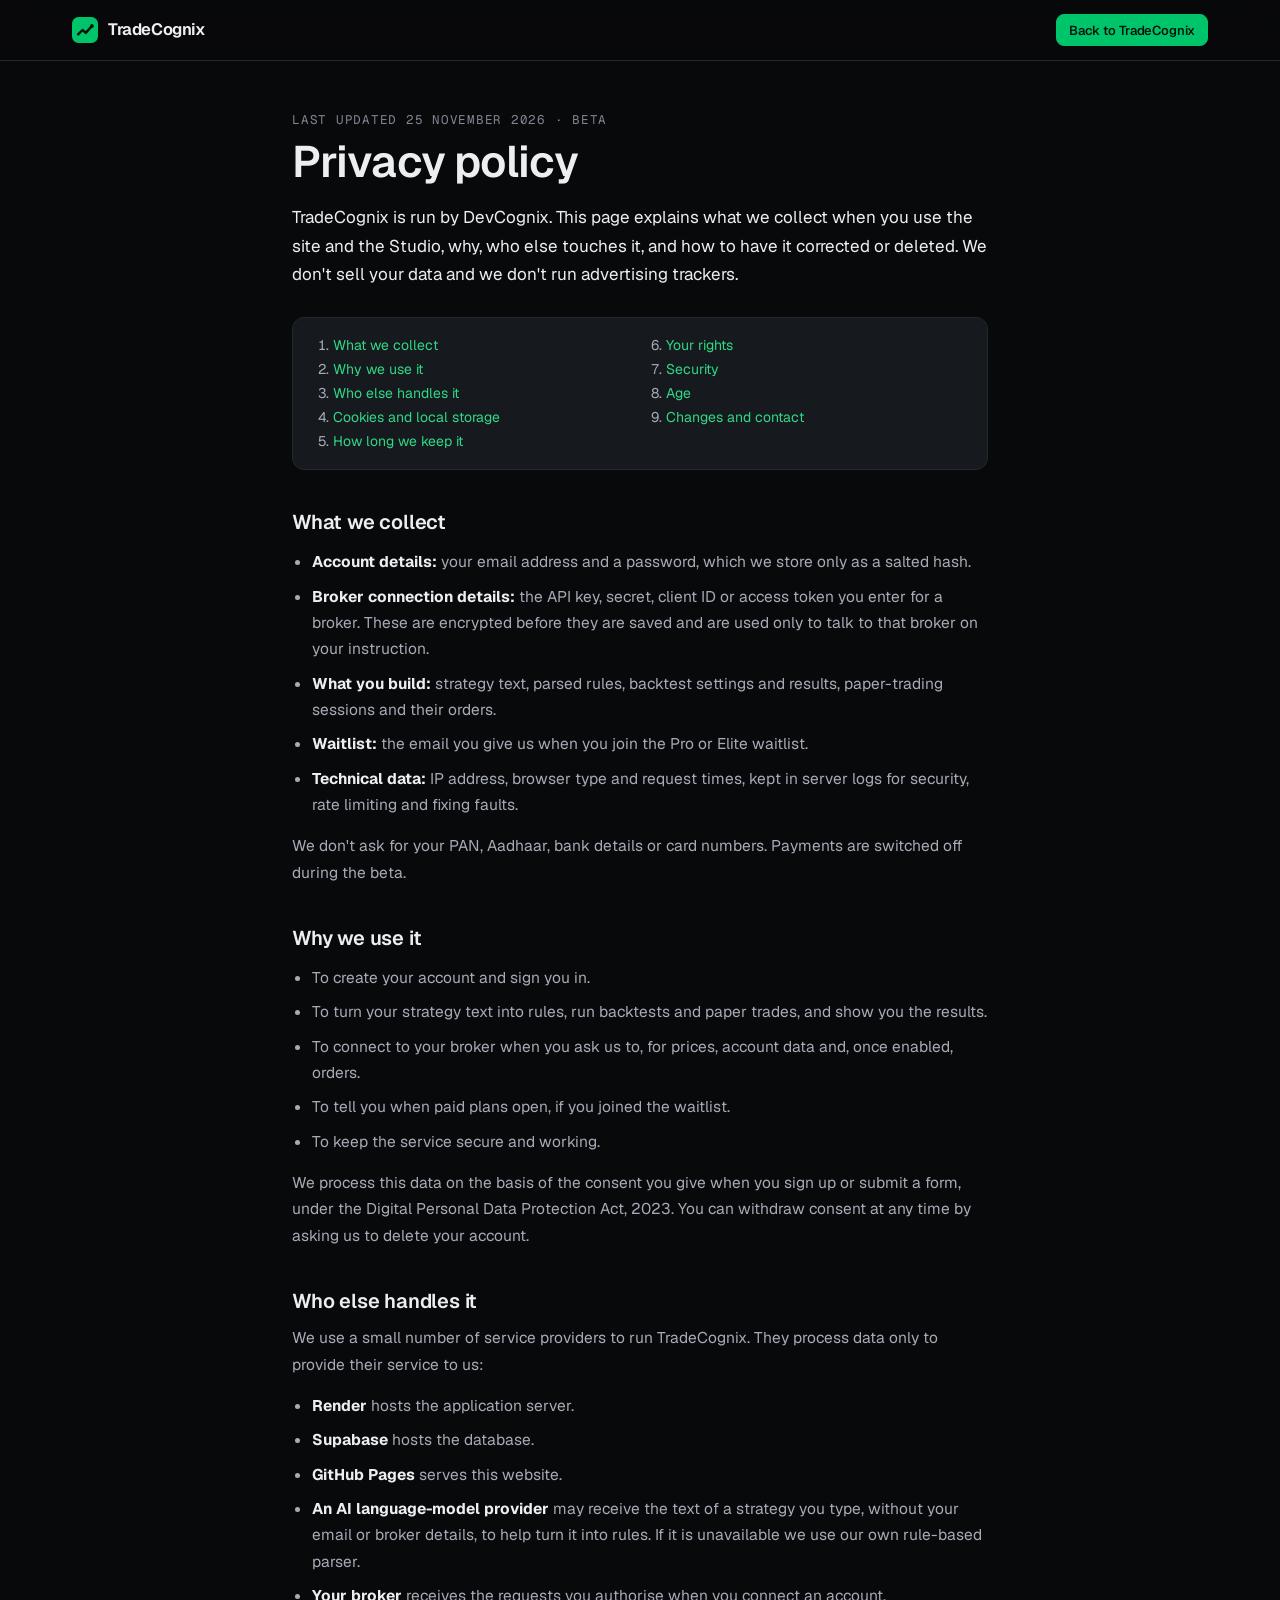
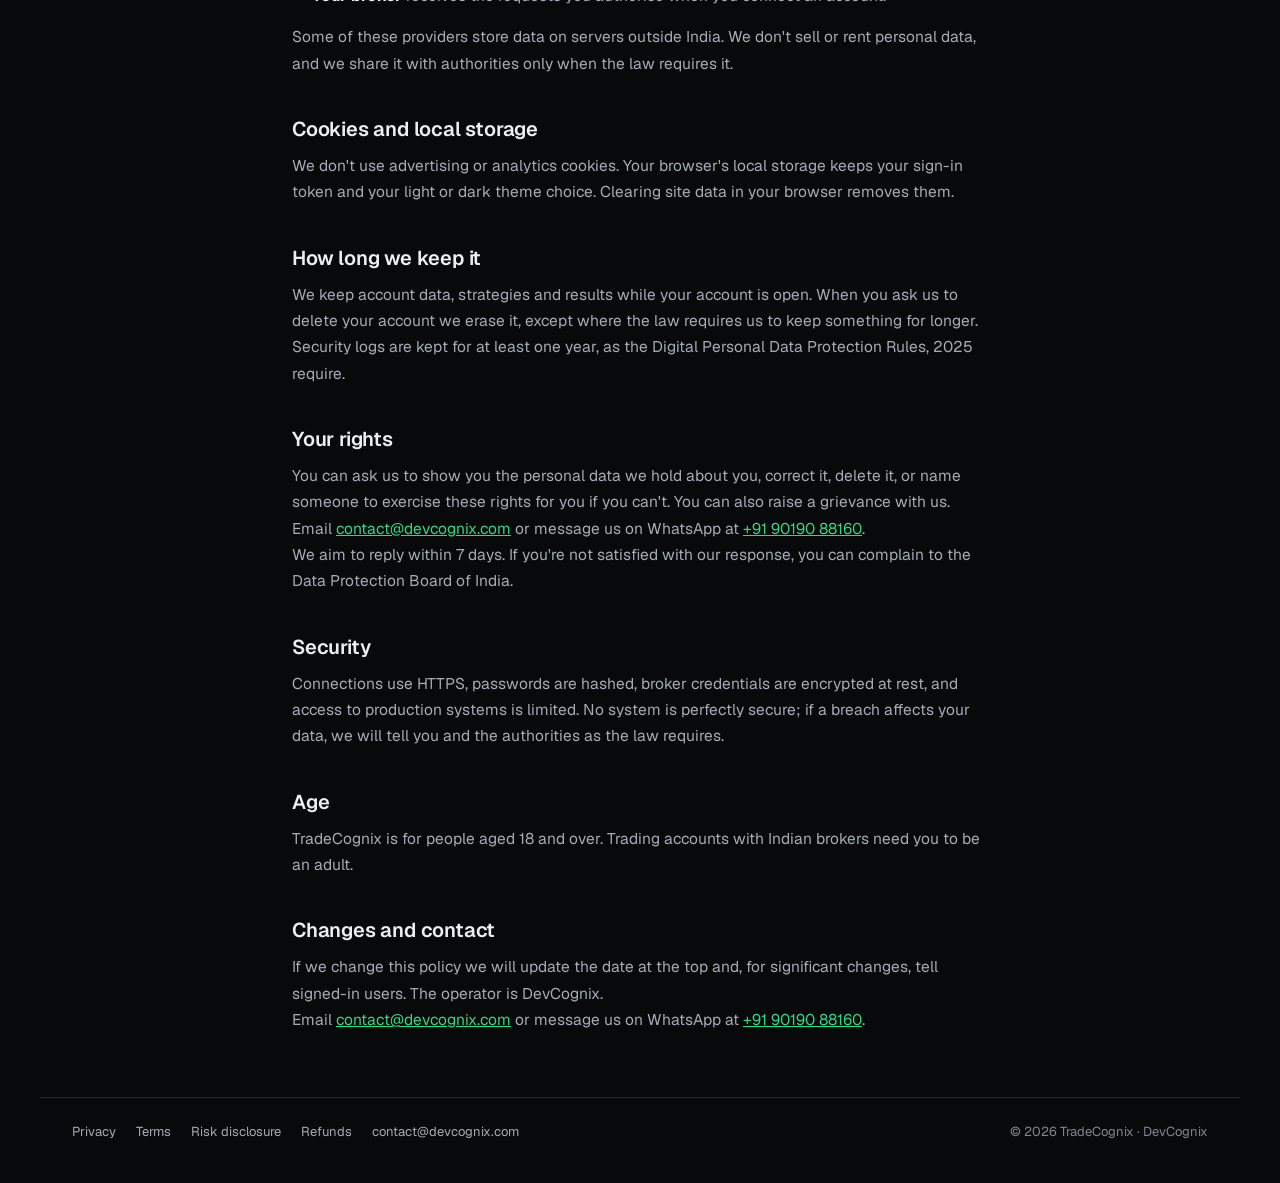
<file: privacy.html>
<!doctype html>
<html lang="en-IN" data-theme="dark">
  <!-- DRAFT for beta. Must be reviewed by a qualified Indian lawyer before paid plans or live trading open to the public. -->
  <head>
    <meta charset="utf-8" />
    <meta name="viewport" content="width=device-width, initial-scale=1, viewport-fit=cover" />
    <title>Privacy policy · TradeCognix</title>
    <meta name="description" content="What TradeCognix collects, why, who handles it, and how to have your data corrected or deleted." />
    <meta name="robots" content="index,follow" />
    <meta name="color-scheme" content="dark light" />
    <link rel="canonical" href="https://tradex777.github.io/tradecognix/privacy.html" />
    <link rel="icon" type="image/svg+xml" href="mark.svg" />
    <script>(function () { try { var t = localStorage.getItem("tc-theme"); document.documentElement.setAttribute("data-theme", t === "light" ? "light" : "dark"); } catch (e) {} })();</script>
    <link rel="stylesheet" href="styles.css" />
    <link rel="stylesheet" href="legal.css" />
  </head>
  <body>
    <header class="nav">
      <div class="wrap nav__in">
        <a class="logo" href="./" aria-label="TradeCognix home"><img class="logo__mark" src="mark.svg" alt="" width="28" height="28" /><span class="logo__word">TradeCognix</span></a>
        <div class="nav__right"><a class="btn btn--primary btn--sm" href="./#top">Back to TradeCognix</a></div>
      </div>
    </header>
    <main class="legal wrap" id="main">
      <p class="legal__meta">Last updated 25 November 2026 · Beta</p>
      <h1>Privacy policy</h1>
      <p class="legal__lede">TradeCognix is run by DevCognix. This page explains what we collect when you use the site and the Studio, why, who else touches it, and how to have it corrected or deleted. We don't sell your data and we don't run advertising trackers.</p>
      <nav class="legal__toc" aria-label="On this page"><ol><li><a href="#collect">What we collect</a></li><li><a href="#use">Why we use it</a></li><li><a href="#share">Who else handles it</a></li><li><a href="#storage">Cookies and local storage</a></li><li><a href="#retention">How long we keep it</a></li><li><a href="#rights">Your rights</a></li><li><a href="#security">Security</a></li><li><a href="#age">Age</a></li><li><a href="#changes">Changes and contact</a></li></ol></nav>
      <section id="collect"><h2>What we collect</h2><ul>
<li><strong>Account details:</strong> your email address and a password, which we store only as a salted hash.</li>
<li><strong>Broker connection details:</strong> the API key, secret, client ID or access token you enter for a broker. These are encrypted before they are saved and are used only to talk to that broker on your instruction.</li>
<li><strong>What you build:</strong> strategy text, parsed rules, backtest settings and results, paper-trading sessions and their orders.</li>
<li><strong>Waitlist:</strong> the email you give us when you join the Pro or Elite waitlist.</li>
<li><strong>Technical data:</strong> IP address, browser type and request times, kept in server logs for security, rate limiting and fixing faults.</li>
</ul>
<p>We don't ask for your PAN, Aadhaar, bank details or card numbers. Payments are switched off during the beta.</p></section>
      <section id="use"><h2>Why we use it</h2><ul>
<li>To create your account and sign you in.</li>
<li>To turn your strategy text into rules, run backtests and paper trades, and show you the results.</li>
<li>To connect to your broker when you ask us to, for prices, account data and, once enabled, orders.</li>
<li>To tell you when paid plans open, if you joined the waitlist.</li>
<li>To keep the service secure and working.</li>
</ul>
<p>We process this data on the basis of the consent you give when you sign up or submit a form, under the Digital Personal Data Protection Act, 2023. You can withdraw consent at any time by asking us to delete your account.</p></section>
      <section id="share"><h2>Who else handles it</h2><p>We use a small number of service providers to run TradeCognix. They process data only to provide their service to us:</p>
<ul>
<li><strong>Render</strong> hosts the application server.</li>
<li><strong>Supabase</strong> hosts the database.</li>
<li><strong>GitHub Pages</strong> serves this website.</li>
<li><strong>An AI language-model provider</strong> may receive the text of a strategy you type, without your email or broker details, to help turn it into rules. If it is unavailable we use our own rule-based parser.</li>
<li><strong>Your broker</strong> receives the requests you authorise when you connect an account.</li>
</ul>
<p>Some of these providers store data on servers outside India. We don't sell or rent personal data, and we share it with authorities only when the law requires it.</p></section>
      <section id="storage"><h2>Cookies and local storage</h2><p>We don't use advertising or analytics cookies. Your browser's local storage keeps your sign-in token and your light or dark theme choice. Clearing site data in your browser removes them.</p></section>
      <section id="retention"><h2>How long we keep it</h2><p>We keep account data, strategies and results while your account is open. When you ask us to delete your account we erase it, except where the law requires us to keep something for longer. Security logs are kept for at least one year, as the Digital Personal Data Protection Rules, 2025 require.</p></section>
      <section id="rights"><h2>Your rights</h2><p>You can ask us to show you the personal data we hold about you, correct it, delete it, or name someone to exercise these rights for you if you can't. You can also raise a grievance with us.</p><p>Email <a href="mailto:contact@devcognix.com">contact@devcognix.com</a> or message us on WhatsApp at <a href="https://wa.me/919019088160">+91 90190 88160</a>.</p><p>We aim to reply within 7 days. If you're not satisfied with our response, you can complain to the Data Protection Board of India.</p></section>
      <section id="security"><h2>Security</h2><p>Connections use HTTPS, passwords are hashed, broker credentials are encrypted at rest, and access to production systems is limited. No system is perfectly secure; if a breach affects your data, we will tell you and the authorities as the law requires.</p></section>
      <section id="age"><h2>Age</h2><p>TradeCognix is for people aged 18 and over. Trading accounts with Indian brokers need you to be an adult.</p></section>
      <section id="changes"><h2>Changes and contact</h2><p>If we change this policy we will update the date at the top and, for significant changes, tell signed-in users. The operator is DevCognix.</p><p>Email <a href="mailto:contact@devcognix.com">contact@devcognix.com</a> or message us on WhatsApp at <a href="https://wa.me/919019088160">+91 90190 88160</a>.</p></section>
    </main>
    <footer class="legal-foot wrap">
      <nav aria-label="Legal"><a href="privacy.html">Privacy</a><a href="terms.html">Terms</a><a href="risk-disclosure.html">Risk disclosure</a><a href="refund.html">Refunds</a><a href="mailto:contact@devcognix.com">contact@devcognix.com</a></nav>
      <span>© 2026 TradeCognix · DevCognix</span>
    </footer>
  </body>
</html>
</file>
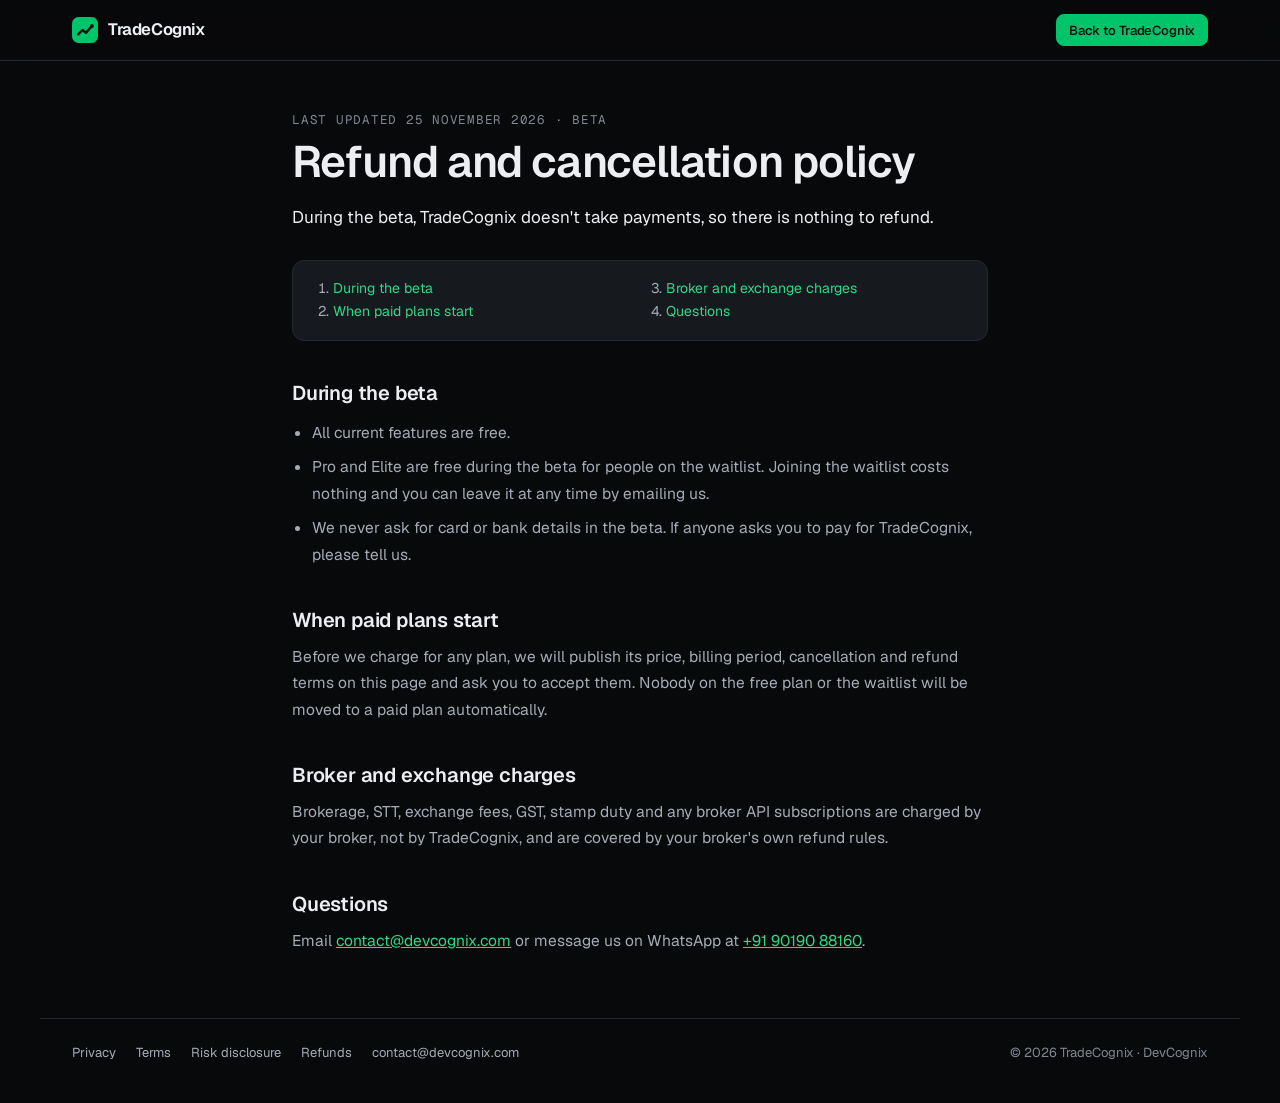
<file: refund.html>
<!doctype html>
<html lang="en-IN" data-theme="dark">
  <!-- DRAFT for beta. Must be reviewed by a qualified Indian lawyer before paid plans or live trading open to the public. -->
  <head>
    <meta charset="utf-8" />
    <meta name="viewport" content="width=device-width, initial-scale=1, viewport-fit=cover" />
    <title>Refund and cancellation policy · TradeCognix</title>
    <meta name="description" content="TradeCognix takes no payments during the beta. How refunds will work when paid plans start." />
    <meta name="robots" content="index,follow" />
    <meta name="color-scheme" content="dark light" />
    <link rel="canonical" href="https://tradex777.github.io/tradecognix/refund.html" />
    <link rel="icon" type="image/svg+xml" href="mark.svg" />
    <script>(function () { try { var t = localStorage.getItem("tc-theme"); document.documentElement.setAttribute("data-theme", t === "light" ? "light" : "dark"); } catch (e) {} })();</script>
    <link rel="stylesheet" href="styles.css" />
    <link rel="stylesheet" href="legal.css" />
  </head>
  <body>
    <header class="nav">
      <div class="wrap nav__in">
        <a class="logo" href="./" aria-label="TradeCognix home"><img class="logo__mark" src="mark.svg" alt="" width="28" height="28" /><span class="logo__word">TradeCognix</span></a>
        <div class="nav__right"><a class="btn btn--primary btn--sm" href="./#top">Back to TradeCognix</a></div>
      </div>
    </header>
    <main class="legal wrap" id="main">
      <p class="legal__meta">Last updated 25 November 2026 · Beta</p>
      <h1>Refund and cancellation policy</h1>
      <p class="legal__lede">During the beta, TradeCognix doesn't take payments, so there is nothing to refund.</p>
      <nav class="legal__toc" aria-label="On this page"><ol><li><a href="#beta">During the beta</a></li><li><a href="#later">When paid plans start</a></li><li><a href="#charges">Broker and exchange charges</a></li><li><a href="#contact">Questions</a></li></ol></nav>
      <section id="beta"><h2>During the beta</h2><ul><li>All current features are free.</li><li>Pro and Elite are free during the beta for people on the waitlist. Joining the waitlist costs nothing and you can leave it at any time by emailing us.</li><li>We never ask for card or bank details in the beta. If anyone asks you to pay for TradeCognix, please tell us.</li></ul></section>
      <section id="later"><h2>When paid plans start</h2><p>Before we charge for any plan, we will publish its price, billing period, cancellation and refund terms on this page and ask you to accept them. Nobody on the free plan or the waitlist will be moved to a paid plan automatically.</p></section>
      <section id="charges"><h2>Broker and exchange charges</h2><p>Brokerage, STT, exchange fees, GST, stamp duty and any broker API subscriptions are charged by your broker, not by TradeCognix, and are covered by your broker's own refund rules.</p></section>
      <section id="contact"><h2>Questions</h2><p>Email <a href="mailto:contact@devcognix.com">contact@devcognix.com</a> or message us on WhatsApp at <a href="https://wa.me/919019088160">+91 90190 88160</a>.</p></section>
    </main>
    <footer class="legal-foot wrap">
      <nav aria-label="Legal"><a href="privacy.html">Privacy</a><a href="terms.html">Terms</a><a href="risk-disclosure.html">Risk disclosure</a><a href="refund.html">Refunds</a><a href="mailto:contact@devcognix.com">contact@devcognix.com</a></nav>
      <span>© 2026 TradeCognix · DevCognix</span>
    </footer>
  </body>
</html>
</file>
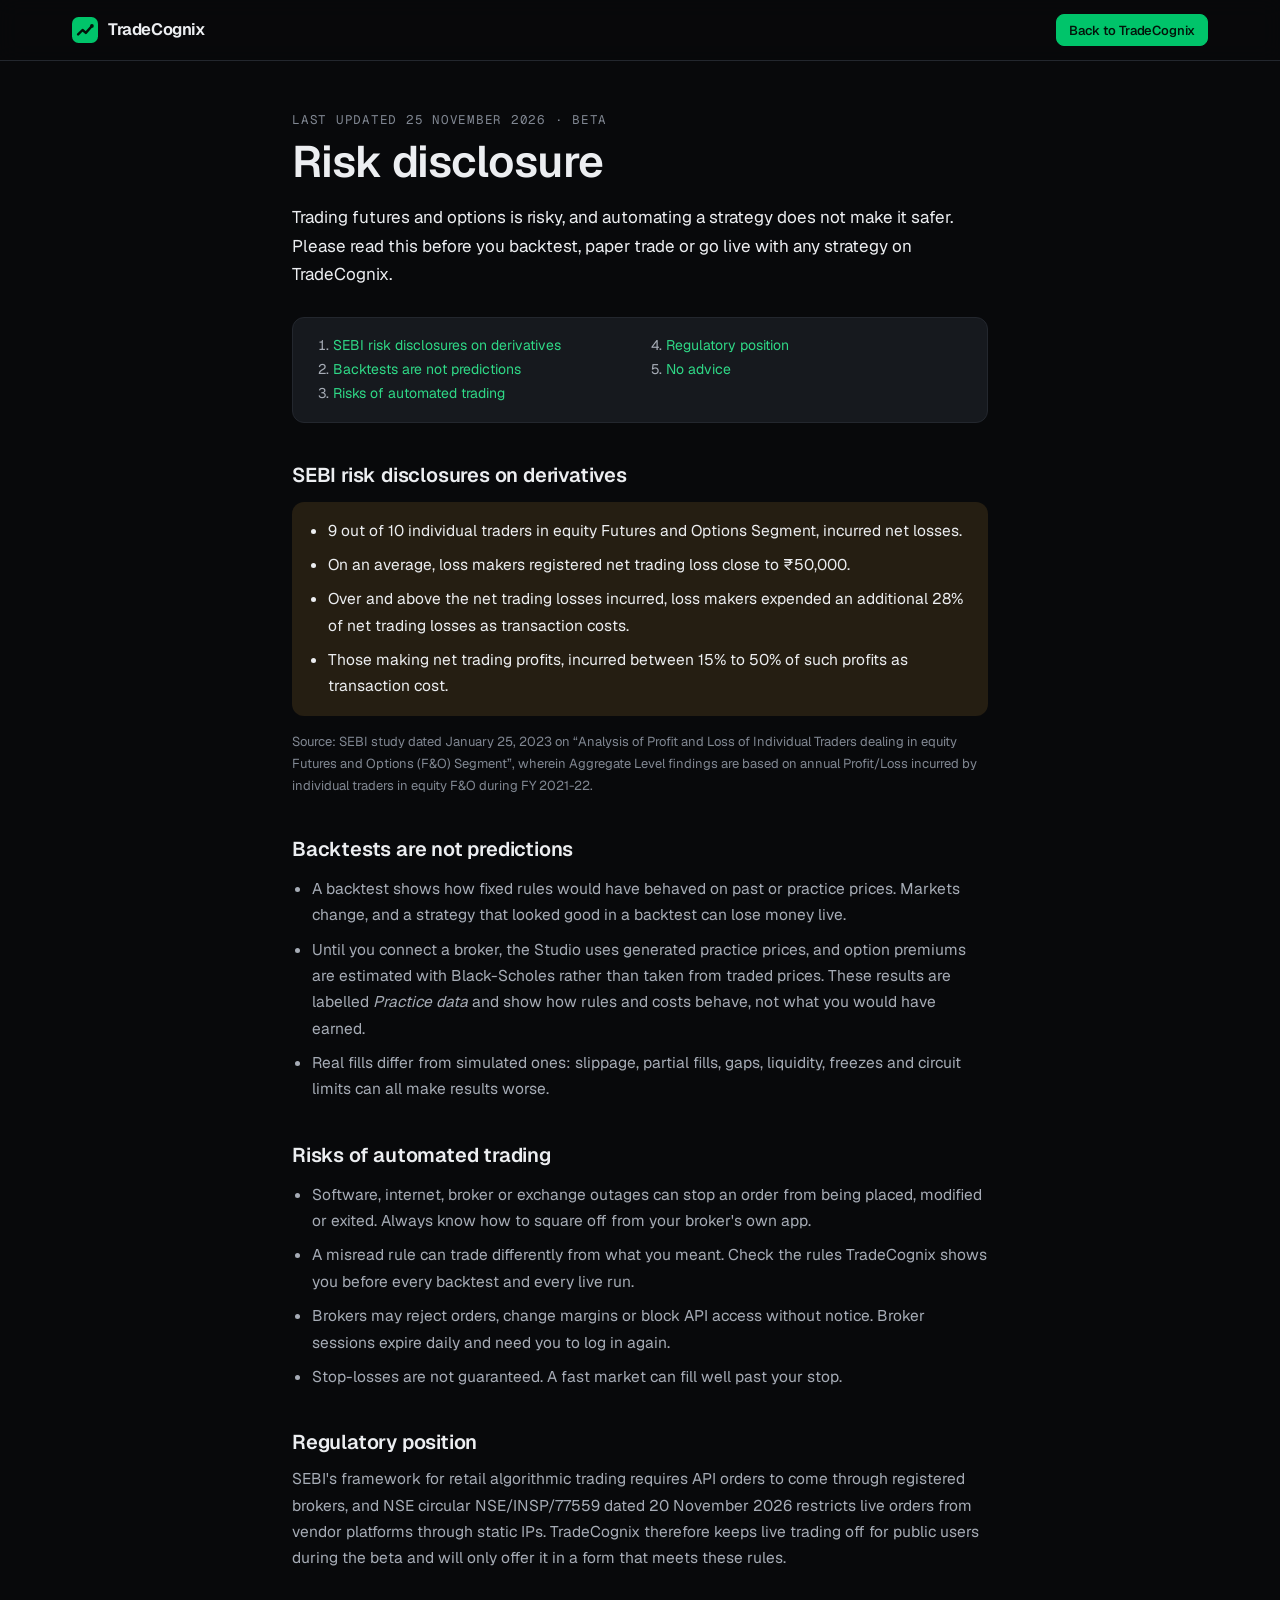
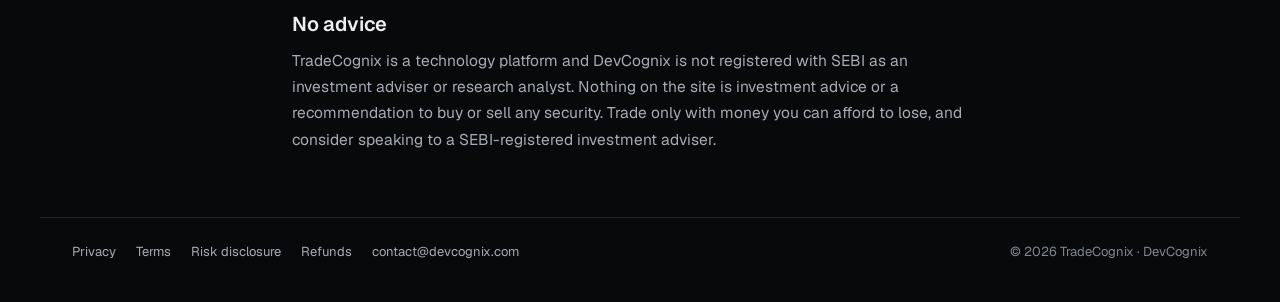
<file: risk-disclosure.html>
<!doctype html>
<html lang="en-IN" data-theme="dark">
  <!-- DRAFT for beta. Must be reviewed by a qualified Indian lawyer before paid plans or live trading open to the public. -->
  <head>
    <meta charset="utf-8" />
    <meta name="viewport" content="width=device-width, initial-scale=1, viewport-fit=cover" />
    <title>Risk disclosure · TradeCognix</title>
    <meta name="description" content="SEBI risk disclosures on derivatives and the risks of backtesting and automated trading on TradeCognix." />
    <meta name="robots" content="index,follow" />
    <meta name="color-scheme" content="dark light" />
    <link rel="canonical" href="https://tradex777.github.io/tradecognix/risk-disclosure.html" />
    <link rel="icon" type="image/svg+xml" href="mark.svg" />
    <script>(function () { try { var t = localStorage.getItem("tc-theme"); document.documentElement.setAttribute("data-theme", t === "light" ? "light" : "dark"); } catch (e) {} })();</script>
    <link rel="stylesheet" href="styles.css" />
    <link rel="stylesheet" href="legal.css" />
  </head>
  <body>
    <header class="nav">
      <div class="wrap nav__in">
        <a class="logo" href="./" aria-label="TradeCognix home"><img class="logo__mark" src="mark.svg" alt="" width="28" height="28" /><span class="logo__word">TradeCognix</span></a>
        <div class="nav__right"><a class="btn btn--primary btn--sm" href="./#top">Back to TradeCognix</a></div>
      </div>
    </header>
    <main class="legal wrap" id="main">
      <p class="legal__meta">Last updated 25 November 2026 · Beta</p>
      <h1>Risk disclosure</h1>
      <p class="legal__lede">Trading futures and options is risky, and automating a strategy does not make it safer. Please read this before you backtest, paper trade or go live with any strategy on TradeCognix.</p>
      <nav class="legal__toc" aria-label="On this page"><ol><li><a href="#sebi">SEBI risk disclosures on derivatives</a></li><li><a href="#backtests">Backtests are not predictions</a></li><li><a href="#automation">Risks of automated trading</a></li><li><a href="#rules">Regulatory position</a></li><li><a href="#advice">No advice</a></li></ol></nav>
      <section id="sebi"><h2>SEBI risk disclosures on derivatives</h2><ul class="legal__sebi">
<li>9 out of 10 individual traders in equity Futures and Options Segment, incurred net losses.</li>
<li>On an average, loss makers registered net trading loss close to ₹50,000.</li>
<li>Over and above the net trading losses incurred, loss makers expended an additional 28% of net trading losses as transaction costs.</li>
<li>Those making net trading profits, incurred between 15% to 50% of such profits as transaction cost.</li>
</ul>
<p class="legal__src">Source: SEBI study dated January 25, 2023 on “Analysis of Profit and Loss of Individual Traders dealing in equity Futures and Options (F&amp;O) Segment”, wherein Aggregate Level findings are based on annual Profit/Loss incurred by individual traders in equity F&amp;O during FY 2021-22.</p></section>
      <section id="backtests"><h2>Backtests are not predictions</h2><ul><li>A backtest shows how fixed rules would have behaved on past or practice prices. Markets change, and a strategy that looked good in a backtest can lose money live.</li><li>Until you connect a broker, the Studio uses generated practice prices, and option premiums are estimated with Black-Scholes rather than taken from traded prices. These results are labelled <em>Practice data</em> and show how rules and costs behave, not what you would have earned.</li><li>Real fills differ from simulated ones: slippage, partial fills, gaps, liquidity, freezes and circuit limits can all make results worse.</li></ul></section>
      <section id="automation"><h2>Risks of automated trading</h2><ul><li>Software, internet, broker or exchange outages can stop an order from being placed, modified or exited. Always know how to square off from your broker's own app.</li><li>A misread rule can trade differently from what you meant. Check the rules TradeCognix shows you before every backtest and every live run.</li><li>Brokers may reject orders, change margins or block API access without notice. Broker sessions expire daily and need you to log in again.</li><li>Stop-losses are not guaranteed. A fast market can fill well past your stop.</li></ul></section>
      <section id="rules"><h2>Regulatory position</h2><p>SEBI's framework for retail algorithmic trading requires API orders to come through registered brokers, and NSE circular NSE/INSP/77559 dated 20 November 2026 restricts live orders from vendor platforms through static IPs. TradeCognix therefore keeps live trading off for public users during the beta and will only offer it in a form that meets these rules.</p></section>
      <section id="advice"><h2>No advice</h2><p>TradeCognix is a technology platform and DevCognix is not registered with SEBI as an investment adviser or research analyst. Nothing on the site is investment advice or a recommendation to buy or sell any security. Trade only with money you can afford to lose, and consider speaking to a SEBI-registered investment adviser.</p></section>
    </main>
    <footer class="legal-foot wrap">
      <nav aria-label="Legal"><a href="privacy.html">Privacy</a><a href="terms.html">Terms</a><a href="risk-disclosure.html">Risk disclosure</a><a href="refund.html">Refunds</a><a href="mailto:contact@devcognix.com">contact@devcognix.com</a></nav>
      <span>© 2026 TradeCognix · DevCognix</span>
    </footer>
  </body>
</html>
</file>
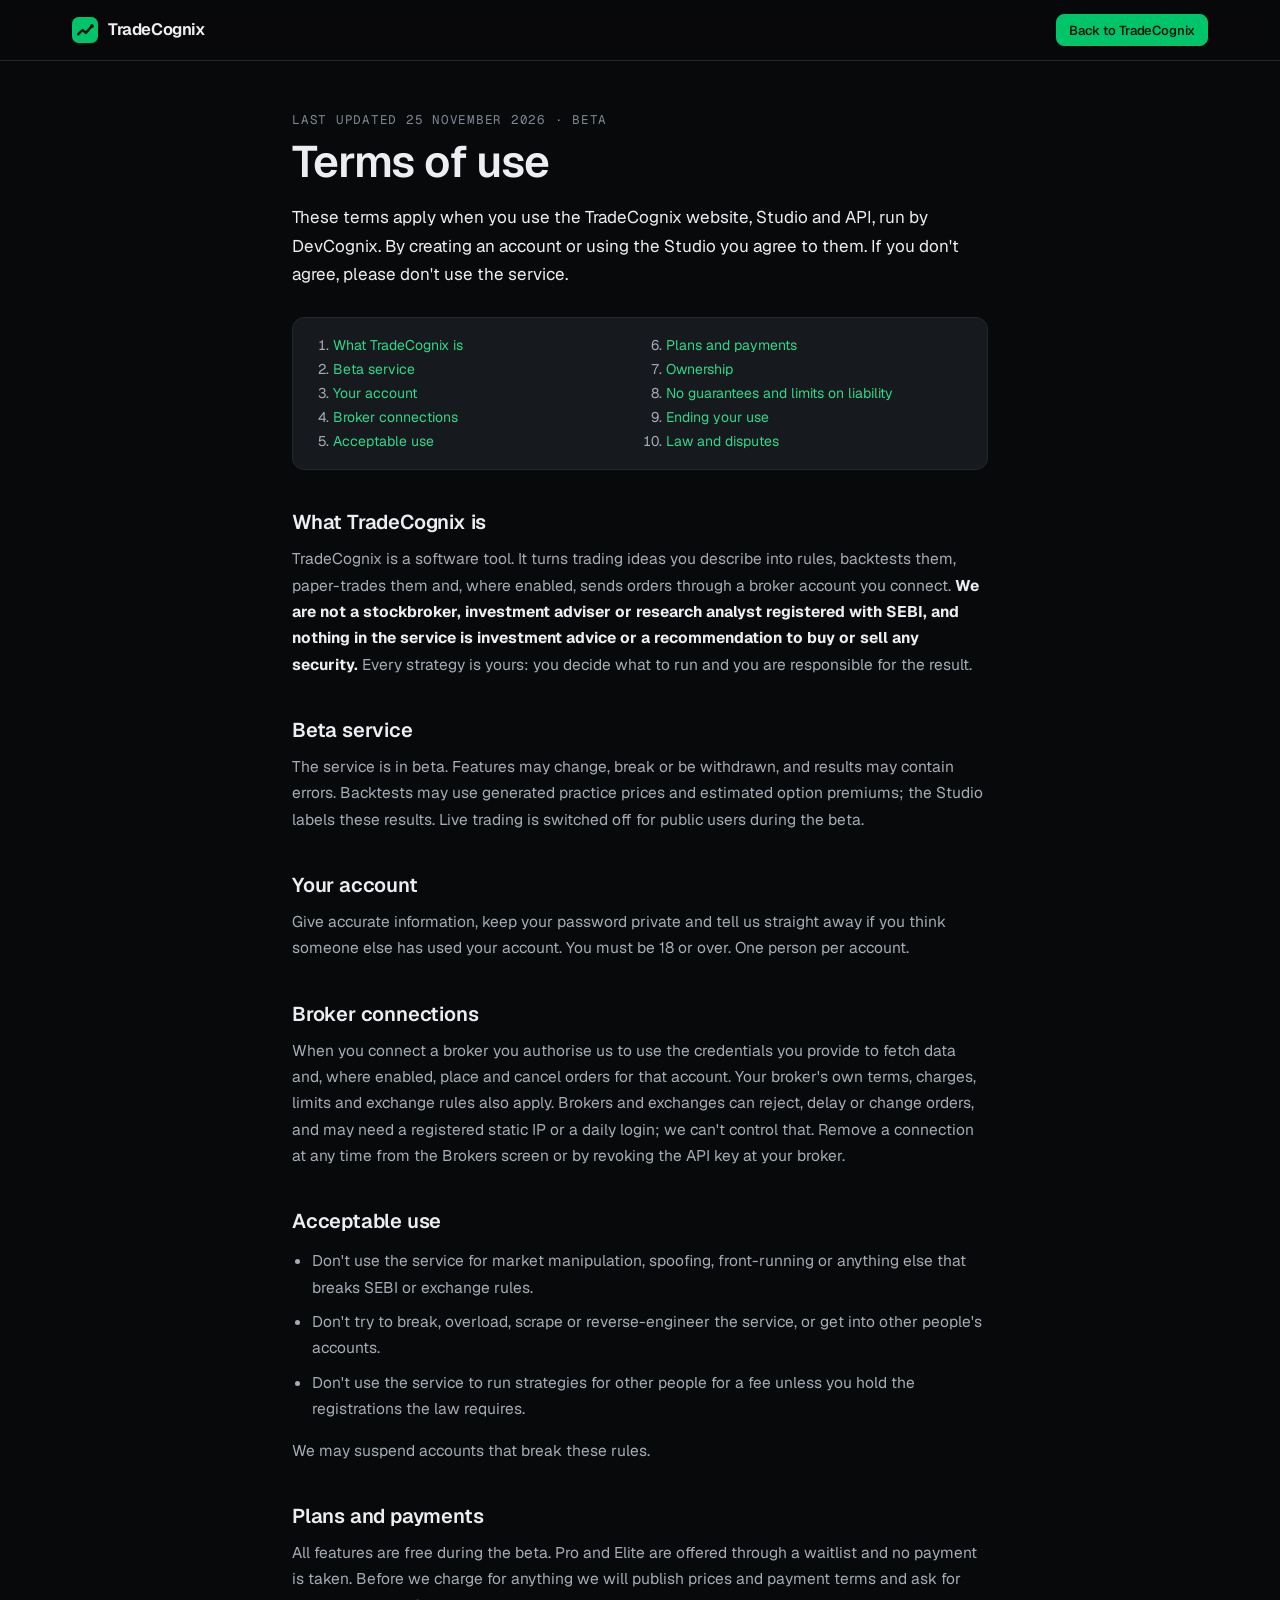
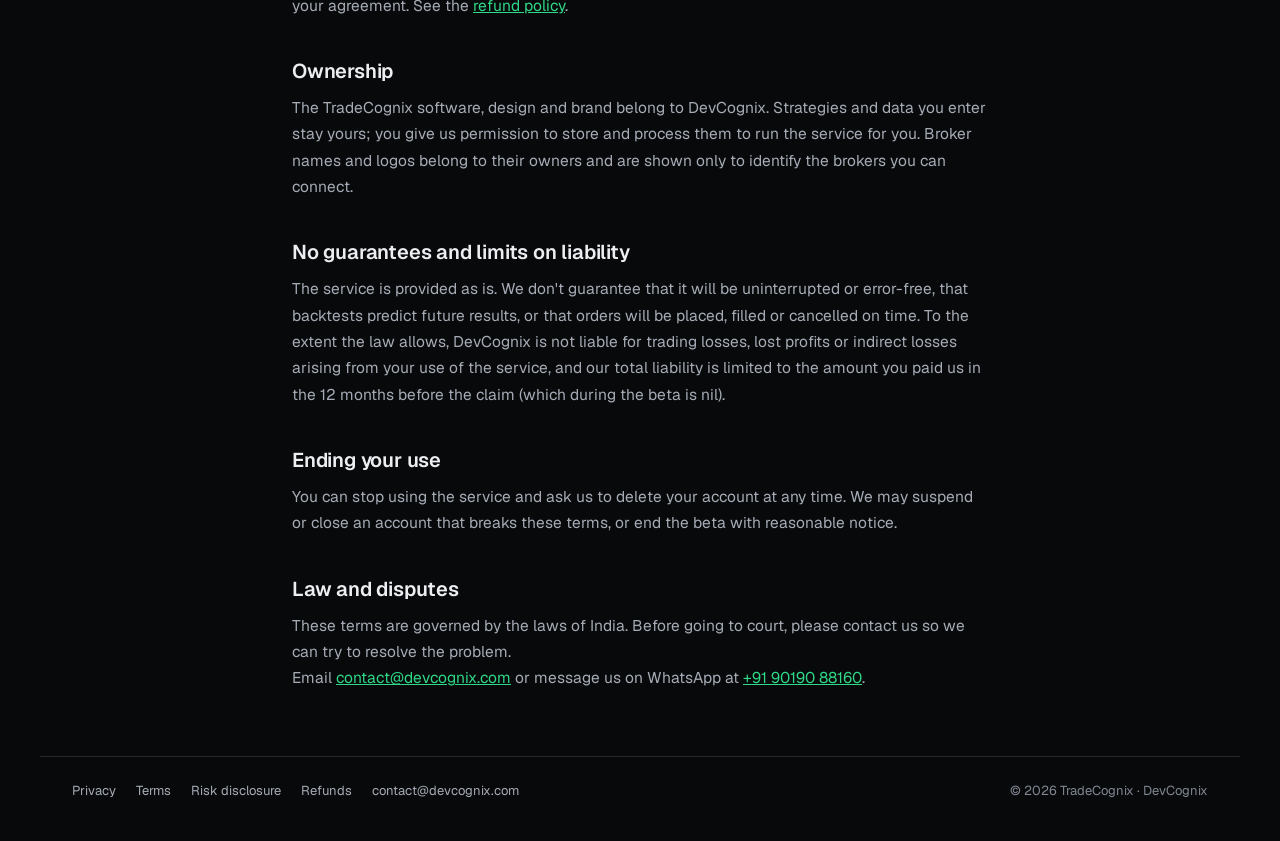
<file: terms.html>
<!doctype html>
<html lang="en-IN" data-theme="dark">
  <!-- DRAFT for beta. Must be reviewed by a qualified Indian lawyer before paid plans or live trading open to the public. -->
  <head>
    <meta charset="utf-8" />
    <meta name="viewport" content="width=device-width, initial-scale=1, viewport-fit=cover" />
    <title>Terms of use · TradeCognix</title>
    <meta name="description" content="The terms for using TradeCognix, a plain-English algo trading tool for Indian traders, run by DevCognix." />
    <meta name="robots" content="index,follow" />
    <meta name="color-scheme" content="dark light" />
    <link rel="canonical" href="https://tradex777.github.io/tradecognix/terms.html" />
    <link rel="icon" type="image/svg+xml" href="mark.svg" />
    <script>(function () { try { var t = localStorage.getItem("tc-theme"); document.documentElement.setAttribute("data-theme", t === "light" ? "light" : "dark"); } catch (e) {} })();</script>
    <link rel="stylesheet" href="styles.css" />
    <link rel="stylesheet" href="legal.css" />
  </head>
  <body>
    <header class="nav">
      <div class="wrap nav__in">
        <a class="logo" href="./" aria-label="TradeCognix home"><img class="logo__mark" src="mark.svg" alt="" width="28" height="28" /><span class="logo__word">TradeCognix</span></a>
        <div class="nav__right"><a class="btn btn--primary btn--sm" href="./#top">Back to TradeCognix</a></div>
      </div>
    </header>
    <main class="legal wrap" id="main">
      <p class="legal__meta">Last updated 25 November 2026 · Beta</p>
      <h1>Terms of use</h1>
      <p class="legal__lede">These terms apply when you use the TradeCognix website, Studio and API, run by DevCognix. By creating an account or using the Studio you agree to them. If you don't agree, please don't use the service.</p>
      <nav class="legal__toc" aria-label="On this page"><ol><li><a href="#what">What TradeCognix is</a></li><li><a href="#beta">Beta service</a></li><li><a href="#account">Your account</a></li><li><a href="#brokers">Broker connections</a></li><li><a href="#use">Acceptable use</a></li><li><a href="#plans">Plans and payments</a></li><li><a href="#ip">Ownership</a></li><li><a href="#liability">No guarantees and limits on liability</a></li><li><a href="#end">Ending your use</a></li><li><a href="#law">Law and disputes</a></li></ol></nav>
      <section id="what"><h2>What TradeCognix is</h2><p>TradeCognix is a software tool. It turns trading ideas you describe into rules, backtests them, paper-trades them and, where enabled, sends orders through a broker account you connect. <strong>We are not a stockbroker, investment adviser or research analyst registered with SEBI, and nothing in the service is investment advice or a recommendation to buy or sell any security.</strong> Every strategy is yours: you decide what to run and you are responsible for the result.</p></section>
      <section id="beta"><h2>Beta service</h2><p>The service is in beta. Features may change, break or be withdrawn, and results may contain errors. Backtests may use generated practice prices and estimated option premiums; the Studio labels these results. Live trading is switched off for public users during the beta.</p></section>
      <section id="account"><h2>Your account</h2><p>Give accurate information, keep your password private and tell us straight away if you think someone else has used your account. You must be 18 or over. One person per account.</p></section>
      <section id="brokers"><h2>Broker connections</h2><p>When you connect a broker you authorise us to use the credentials you provide to fetch data and, where enabled, place and cancel orders for that account. Your broker's own terms, charges, limits and exchange rules also apply. Brokers and exchanges can reject, delay or change orders, and may need a registered static IP or a daily login; we can't control that. Remove a connection at any time from the Brokers screen or by revoking the API key at your broker.</p></section>
      <section id="use"><h2>Acceptable use</h2><ul><li>Don't use the service for market manipulation, spoofing, front-running or anything else that breaks SEBI or exchange rules.</li><li>Don't try to break, overload, scrape or reverse-engineer the service, or get into other people's accounts.</li><li>Don't use the service to run strategies for other people for a fee unless you hold the registrations the law requires.</li></ul><p>We may suspend accounts that break these rules.</p></section>
      <section id="plans"><h2>Plans and payments</h2><p>All features are free during the beta. Pro and Elite are offered through a waitlist and no payment is taken. Before we charge for anything we will publish prices and payment terms and ask for your agreement. See the <a href="refund.html">refund policy</a>.</p></section>
      <section id="ip"><h2>Ownership</h2><p>The TradeCognix software, design and brand belong to DevCognix. Strategies and data you enter stay yours; you give us permission to store and process them to run the service for you. Broker names and logos belong to their owners and are shown only to identify the brokers you can connect.</p></section>
      <section id="liability"><h2>No guarantees and limits on liability</h2><p>The service is provided as is. We don't guarantee that it will be uninterrupted or error-free, that backtests predict future results, or that orders will be placed, filled or cancelled on time. To the extent the law allows, DevCognix is not liable for trading losses, lost profits or indirect losses arising from your use of the service, and our total liability is limited to the amount you paid us in the 12 months before the claim (which during the beta is nil).</p></section>
      <section id="end"><h2>Ending your use</h2><p>You can stop using the service and ask us to delete your account at any time. We may suspend or close an account that breaks these terms, or end the beta with reasonable notice.</p></section>
      <section id="law"><h2>Law and disputes</h2><p>These terms are governed by the laws of India. Before going to court, please contact us so we can try to resolve the problem.</p><p>Email <a href="mailto:contact@devcognix.com">contact@devcognix.com</a> or message us on WhatsApp at <a href="https://wa.me/919019088160">+91 90190 88160</a>.</p></section>
    </main>
    <footer class="legal-foot wrap">
      <nav aria-label="Legal"><a href="privacy.html">Privacy</a><a href="terms.html">Terms</a><a href="risk-disclosure.html">Risk disclosure</a><a href="refund.html">Refunds</a><a href="mailto:contact@devcognix.com">contact@devcognix.com</a></nav>
      <span>© 2026 TradeCognix · DevCognix</span>
    </footer>
  </body>
</html>
</file>
<file: styles.css>
/* Geist & Geist Mono, self-hosted (SIL Open Font License, see fonts/OFL.txt) */
@font-face { font-family: "Geist"; font-style: normal; font-weight: 400 700; font-display: swap; src: url("fonts/geist-latin-ext.woff2") format("woff2"); unicode-range: U+0100-02BA, U+02BD-02C5, U+02C7-02CC, U+02CE-02D7, U+02DD-02FF, U+0304, U+0308, U+0329, U+1D00-1DBF, U+1E00-1E9F, U+1EF2-1EFF, U+2020, U+20A0-20AB, U+20AD-20C4, U+2113, U+2C60-2C7F, U+A720-A7FF; }
@font-face { font-family: "Geist"; font-style: normal; font-weight: 400 700; font-display: swap; src: url("fonts/geist-latin.woff2") format("woff2"); unicode-range: U+0000-00FF, U+0131, U+0152-0153, U+02BB-02BC, U+02C6, U+02DA, U+02DC, U+0304, U+0308, U+0329, U+2000-206F, U+20AC, U+2122, U+2191, U+2193, U+2212, U+2215, U+FEFF, U+FFFD; }
@font-face { font-family: "Geist Mono"; font-style: normal; font-weight: 400 600; font-display: swap; src: url("fonts/geist-mono-latin-ext.woff2") format("woff2"); unicode-range: U+0100-02BA, U+02BD-02C5, U+02C7-02CC, U+02CE-02D7, U+02DD-02FF, U+0304, U+0308, U+0329, U+1D00-1DBF, U+1E00-1E9F, U+1EF2-1EFF, U+2020, U+20A0-20AB, U+20AD-20C4, U+2113, U+2C60-2C7F, U+A720-A7FF; }
@font-face { font-family: "Geist Mono"; font-style: normal; font-weight: 400 600; font-display: swap; src: url("fonts/geist-mono-latin.woff2") format("woff2"); unicode-range: U+0000-00FF, U+0131, U+0152-0153, U+02BB-02BC, U+02C6, U+02DA, U+02DC, U+0304, U+0308, U+0329, U+2000-206F, U+20AC, U+2122, U+2191, U+2193, U+2212, U+2215, U+FEFF, U+FFFD; }

/* =====================================================================
   TradeCognix design system
   One sans (Geist) for UI, one tabular mono (Geist Mono) for numbers.
   One accent: TC green. Red only for loss / danger. Dark by default.
   No build step. Shared tokens are copied into admin/index.html.
   ===================================================================== */

:root,
[data-theme="dark"] {
  color-scheme: dark;
  --bg: #08090b;
  --bg-elev: #0c0e11;
  --surface: #111317;
  --surface-2: #16191e;
  --surface-3: #1d2127;
  --border: #23272e;
  --border-strong: #323843;
  --text: #eceef1;
  --text-2: #a6acb6;
  --text-3: #808792;
  --brand: #00c46a;
  --brand-hover: #18d47c;
  --brand-ink: #03130a;
  --brand-text: #2fd987;
  --brand-soft: rgba(0, 196, 106, 0.12);
  --brand-line: rgba(0, 196, 106, 0.35);
  --up: #2fd987;
  --down: #ff6161;
  --down-strong: #e5484d;
  --down-soft: rgba(255, 97, 97, 0.1);
  --down-line: rgba(255, 97, 97, 0.38);
  --warn: #f5b544;
  --warn-soft: rgba(245, 181, 68, 0.12);
  --info: #7cb0ff;
  --info-soft: rgba(124, 176, 255, 0.12);
  --focus: #5ee6a5;
  --chart-grid: rgba(255, 255, 255, 0.06);
  --shadow-lg: 0 1px 0 rgba(255, 255, 255, 0.04) inset, 0 24px 60px -24px rgba(0, 0, 0, 0.75);
  --shadow-sm: 0 1px 2px rgba(0, 0, 0, 0.4);
  --overlay: rgba(3, 4, 6, 0.72);
}

[data-theme="light"] {
  color-scheme: light;
  --bg: #ffffff;
  --bg-elev: #fafafb;
  --surface: #ffffff;
  --surface-2: #f6f7f9;
  --surface-3: #eceef2;
  --border: #e4e7ec;
  --border-strong: #cfd4dc;
  --text: #0b0d10;
  --text-2: #475161;
  --text-3: #636b78;
  --brand: #00c46a;
  --brand-hover: #00b260;
  --brand-ink: #03130a;
  --brand-text: #00753f;
  --brand-soft: rgba(0, 196, 106, 0.1);
  --brand-line: rgba(0, 150, 80, 0.35);
  --up: #00753f;
  --down: #c62828;
  --down-strong: #c62828;
  --down-soft: rgba(198, 40, 40, 0.07);
  --down-line: rgba(198, 40, 40, 0.35);
  --warn: #8f5400;
  --warn-soft: rgba(245, 158, 11, 0.12);
  --info: #1d5fd6;
  --info-soft: rgba(37, 99, 235, 0.08);
  --focus: #00a85a;
  --chart-grid: rgba(11, 13, 16, 0.07);
  --shadow-lg: 0 1px 2px rgba(16, 24, 40, 0.04), 0 24px 48px -24px rgba(16, 24, 40, 0.22);
  --shadow-sm: 0 1px 2px rgba(16, 24, 40, 0.06);
  --overlay: rgba(11, 13, 16, 0.45);
}

:root {
  --font-ui: "Geist", "Inter", system-ui, -apple-system, "Segoe UI", Roboto, sans-serif;
  --font-mono: "Geist Mono", "JetBrains Mono", ui-monospace, SFMono-Regular, Menlo, Consolas, monospace;
  --r-sm: 6px;
  --r: 10px;
  --r-lg: 14px;
  --wrap: 1200px;
  --ease: cubic-bezier(0.2, 0.7, 0.1, 1);
  --side-w: 232px;
  --top-h: 56px;
  --tab-h: 64px;
}

/* ---------- base ---------- */
*,
*::before,
*::after { box-sizing: border-box; }
html { -webkit-text-size-adjust: 100%; scroll-padding-top: 80px; }
body {
  margin: 0;
  background: var(--bg);
  color: var(--text);
  font: 400 15px/1.55 var(--font-ui);
  -webkit-font-smoothing: antialiased;
  -moz-osx-font-smoothing: grayscale;
  text-rendering: optimizeLegibility;
  overflow-x: hidden;
}
[hidden] { display: none !important; }
img, svg { display: block; max-width: 100%; }
button, input, textarea, select { font: inherit; color: inherit; }
a { color: inherit; }
h1, h2, h3, h4 { margin: 0; font-weight: 600; letter-spacing: -0.02em; line-height: 1.2; }
p { margin: 0; }
::selection { background: var(--brand); color: var(--brand-ink); }
:focus-visible { outline: 2px solid var(--focus); outline-offset: 2px; border-radius: 4px; }
.sr-only { position: absolute; width: 1px; height: 1px; padding: 0; margin: -1px; overflow: hidden; clip: rect(0 0 0 0); white-space: nowrap; border: 0; }
.skip { position: absolute; left: 12px; top: -60px; z-index: 500; background: var(--brand); color: var(--brand-ink); padding: 10px 14px; border-radius: var(--r); font-weight: 600; text-decoration: none; }
.skip:focus { top: 12px; }

.num, .mono { font-family: var(--font-mono); font-variant-numeric: tabular-nums; font-feature-settings: "tnum" 1, "zero" 0; letter-spacing: -0.01em; }
.up, .x-up { color: var(--up); }
.down, .x-down { color: var(--down); }
.muted { color: var(--text-2); }
.faint { color: var(--text-3); }
.note, .x-note { font-size: 12.5px; color: var(--text-3); line-height: 1.5; }
.wrap { max-width: var(--wrap); margin: 0 auto; padding-inline: clamp(16px, 4vw, 32px); }

/* ---------- brand ---------- */
.logo { display: inline-flex; align-items: center; gap: 10px; text-decoration: none; color: var(--text); min-height: 40px; }
.logo__mark { width: 26px; height: 26px; flex: none; }
.logo__word { font-weight: 650; font-size: 16.5px; letter-spacing: -0.025em; }
.logo__word span { color: var(--text-3); font-weight: 500; }

/* ---------- buttons ---------- */
.btn {
  --h: 40px;
  display: inline-flex; align-items: center; justify-content: center; gap: 8px;
  min-height: var(--h); padding: 0 16px; border-radius: var(--r);
  border: 1px solid transparent; background: transparent;
  font: 550 14px/1 var(--font-ui); letter-spacing: -0.005em; text-decoration: none; white-space: nowrap;
  cursor: pointer; user-select: none;
  transition: background-color 0.15s, border-color 0.15s, color 0.15s, box-shadow 0.15s, opacity 0.15s;
}
.btn svg { width: 16px; height: 16px; flex: none; }
.btn--primary, .x-btn--gold { background: var(--brand); color: var(--brand-ink); border-color: var(--brand); }
.btn--primary:hover, .x-btn--gold:hover { background: var(--brand-hover); border-color: var(--brand-hover); }
.btn--secondary, .x-btn--ghost { background: var(--surface-2); color: var(--text); border-color: var(--border-strong); }
.btn--secondary:hover, .x-btn--ghost:hover { background: var(--surface-3); }
.btn--ghost { color: var(--text-2); }
.btn--ghost:hover { color: var(--text); background: var(--surface-2); }
.btn--danger { background: var(--down-strong); color: #fff; border-color: var(--down-strong); }
.btn--danger:hover { filter: brightness(1.08); }
.btn--danger-outline { background: transparent; color: var(--down); border-color: var(--down-line); }
.btn--danger-outline:hover { background: var(--down-soft); }
.btn--lg { --h: 48px; padding: 0 22px; font-size: 15px; border-radius: 12px; }
.btn--sm, .x-btn--sm { --h: 32px; padding: 0 12px; font-size: 13px; border-radius: 8px; }
.btn--block { width: 100%; }
.btn[disabled], .btn[aria-disabled="true"] { opacity: 0.45; cursor: not-allowed; }
.btn.is-loading { position: relative; color: transparent !important; pointer-events: none; }
.btn.is-loading::after {
  content: ""; position: absolute; width: 16px; height: 16px; border-radius: 50%;
  border: 2px solid currentColor; border-color: var(--brand-ink) transparent var(--brand-ink) var(--brand-ink);
  animation: spin 0.7s linear infinite;
}
.btn--secondary.is-loading::after { border-color: var(--text) transparent var(--text) var(--text); }
@keyframes spin { to { transform: rotate(360deg); } }
.btns { display: flex; flex-wrap: wrap; gap: 10px; align-items: center; }
.icon-btn { width: 36px; height: 36px; display: inline-grid; place-items: center; border-radius: 9px; border: 1px solid var(--border); background: transparent; color: var(--text-2); cursor: pointer; flex: none; }
.icon-btn:hover { color: var(--text); background: var(--surface-2); }
.icon-btn svg { width: 17px; height: 17px; }
kbd, .kbd { font: 500 11px/1 var(--font-mono); color: var(--text-3); border: 1px solid var(--border-strong); border-bottom-width: 2px; border-radius: 5px; padding: 3px 5px; background: var(--surface-2); }
.btn--primary kbd { background: rgba(0, 0, 0, 0.12); border-color: rgba(0, 0, 0, 0.22); color: var(--brand-ink); }

/* theme toggle icons */
.theme-toggle .i-sun { display: none; }
[data-theme="light"] .theme-toggle .i-sun { display: block; }
[data-theme="light"] .theme-toggle .i-moon { display: none; }

/* ---------- badges & pills ---------- */
.badge { display: inline-flex; align-items: center; gap: 6px; height: 22px; padding: 0 8px; border-radius: 6px; font: 550 11.5px/1 var(--font-ui); border: 1px solid var(--border-strong); color: var(--text-2); background: var(--surface-2); white-space: nowrap; }
.badge::before { content: ""; width: 6px; height: 6px; border-radius: 50%; background: currentColor; opacity: 0.8; }
.badge--plain::before { display: none; }
.badge--live { color: var(--up); border-color: var(--brand-line); background: var(--brand-soft); }
.badge--paper { color: var(--info); border-color: transparent; background: var(--info-soft); }
.badge--warn { color: var(--warn); border-color: transparent; background: var(--warn-soft); }
.badge--down { color: var(--down); border-color: var(--down-line); background: var(--down-soft); }
.badge--ph { color: var(--warn); border: 1px dashed currentColor; background: transparent; }
.dot-live, .x-dotlive { width: 8px; height: 8px; border-radius: 50%; background: var(--brand); display: inline-block; flex: none; box-shadow: 0 0 0 0 rgba(0, 196, 106, 0.5); animation: ring 2.2s infinite; }
@keyframes ring { 0% { box-shadow: 0 0 0 0 rgba(0, 196, 106, 0.45); } 70%, 100% { box-shadow: 0 0 0 7px rgba(0, 196, 106, 0); } }

/* ---------- cards & panels ---------- */
.card { background: var(--surface); border: 1px solid var(--border); border-radius: var(--r-lg); }
.panel { background: var(--surface); border: 1px solid var(--border); border-radius: var(--r-lg); overflow: hidden; min-width: 0; }
.panel__head { display: flex; align-items: center; justify-content: space-between; gap: 12px; flex-wrap: wrap; padding: 14px 18px; border-bottom: 1px solid var(--border); min-height: 52px; }
.panel__head h2, .panel__head h3 { font-size: 14px; font-weight: 600; letter-spacing: -0.01em; display: flex; align-items: center; gap: 8px; }
.panel__body { padding: 18px; }
.panel__foot { display: flex; align-items: center; justify-content: space-between; gap: 12px; flex-wrap: wrap; padding: 14px 18px; border-top: 1px solid var(--border); background: var(--bg-elev); }
.scroll-x { position: relative; overflow-x: auto; -webkit-overflow-scrolling: touch; } /* relative keeps .sr-only headers inside the scroller */

/* ---------- tables ---------- */
.tbl { width: 100%; border-collapse: collapse; font-size: 13.5px; }
.tbl th, .tbl td { padding: 11px 18px; border-bottom: 1px solid var(--border); text-align: left; white-space: nowrap; }
.tbl thead th { font-size: 12px; font-weight: 500; color: var(--text-3); background: var(--bg-elev); }
.tbl tbody tr:last-child td { border-bottom: 0; }
.tbl tbody tr:hover td { background: var(--surface-2); }
.tbl .r { text-align: right; font-family: var(--font-mono); font-variant-numeric: tabular-nums; }
.tbl .sub { color: var(--text-3); font-size: 12px; margin-left: 6px; }
.tbl--min { min-width: 560px; }

/* ---------- forms ---------- */
.field, .x-field { display: grid; gap: 6px; }
.field > span, .x-field > span, .label { font-size: 13px; font-weight: 550; color: var(--text); }
.input, .field input, .x-field input, .textarea, .field select {
  width: 100%; min-height: 42px; padding: 0 12px; border-radius: var(--r);
  background: var(--bg); color: var(--text); border: 1px solid var(--border-strong);
  font: 400 14.5px var(--font-ui); transition: border-color 0.15s, box-shadow 0.15s;
}
.textarea { padding: 12px 14px; min-height: 132px; line-height: 1.6; resize: vertical; font-size: 15px; display: block; }
.input::placeholder, .field input::placeholder, .textarea::placeholder { color: var(--text-3); }
.input:focus, .field input:focus, .x-field input:focus, .textarea:focus { outline: none; border-color: var(--brand); box-shadow: 0 0 0 3px var(--brand-soft); }
.field.is-error input, .is-error .textarea, .textarea[aria-invalid="true"], .field input[aria-invalid="true"] { border-color: var(--down); box-shadow: 0 0 0 3px var(--down-soft); }
.field__msg { font-size: 12.5px; color: var(--down); min-height: 0; }
.field__msg:empty { display: none; }
.hint { font-size: 12.5px; color: var(--text-3); }
.hint.is-warn { color: var(--warn); }
.hint.is-error { color: var(--down); }
.mono-input input { font-family: var(--font-mono); }

/* segmented control */
.seg { display: inline-flex; padding: 3px; border-radius: 10px; background: var(--surface-2); border: 1px solid var(--border); gap: 2px; }
.seg button { min-height: 34px; padding: 0 14px; border-radius: 7px; border: 0; background: transparent; color: var(--text-2); font-weight: 550; font-size: 13.5px; cursor: pointer; display: inline-flex; align-items: center; gap: 8px; }
.seg button[aria-pressed="true"] { background: var(--surface); color: var(--text); box-shadow: var(--shadow-sm), 0 0 0 1px var(--border); }
.seg small { font-size: 11.5px; font-weight: 600; color: var(--brand-text); }

/* ---------- modal & toast ---------- */
.modal, .x-modal { position: fixed; inset: 0; z-index: 300; display: grid; place-items: center; padding: 16px; background: var(--overlay); backdrop-filter: blur(2px); }
.modal__box, .x-modal__box {
  width: min(460px, 100%); max-height: calc(100vh - 32px); overflow-y: auto;
  background: var(--surface); border: 1px solid var(--border-strong); border-radius: 16px; padding: 24px;
  display: grid; gap: 14px; box-shadow: var(--shadow-lg); animation: pop 0.18s var(--ease);
}
.modal__box h3, .x-modal__box h3 { font-size: 18px; }
.modal__box > p, .x-modal__box > p { color: var(--text-2); font-size: 14px; }
.modal__actions, .x-modal__actions { display: flex; justify-content: flex-end; gap: 8px; flex-wrap: wrap; margin-top: 4px; }
.modal__icon { width: 40px; height: 40px; border-radius: 10px; display: grid; place-items: center; background: var(--down-soft); color: var(--down); }
.modal__icon--ok { background: var(--brand-soft); color: var(--brand-text); }
.modal__icon svg { width: 20px; height: 20px; }
@keyframes pop { from { opacity: 0; transform: translateY(6px) scale(0.99); } }
.callout { border: 1px solid var(--border); background: var(--surface-2); border-radius: var(--r); padding: 12px 14px; font-size: 13px; color: var(--text-2); display: flex; gap: 10px; }
.callout svg { width: 16px; height: 16px; flex: none; margin-top: 2px; }
.callout--danger, .x-warn { border-color: var(--down-line); background: var(--down-soft); color: var(--text); }
.callout--danger svg { color: var(--down); }
.callout--ok { border-color: var(--brand-line); background: var(--brand-soft); color: var(--text); }
.callout--ok svg { color: var(--brand-text); }
.callout--warn { border-color: transparent; background: var(--warn-soft); color: var(--text); }
.callout--warn svg { color: var(--warn); }
.callout p { margin: 0; }
.res-note { margin: 0 0 14px; }
.toast, .x-toast {
  position: fixed; left: 50%; bottom: 24px; z-index: 400; transform: translate(-50%, 16px); opacity: 0; pointer-events: none;
  background: var(--text); color: var(--bg); font-size: 14px; font-weight: 550; padding: 11px 16px; border-radius: 10px;
  box-shadow: var(--shadow-lg); max-width: min(92vw, 520px); text-align: center; transition: opacity 0.2s, transform 0.2s var(--ease);
}
.toast.is-on, .x-toast.is-on { opacity: 1; transform: translate(-50%, 0); }

/* =====================================================================
   MARKETING SITE
   ===================================================================== */
.nav { position: sticky; top: 0; z-index: 50; background: color-mix(in srgb, var(--bg) 88%, transparent); backdrop-filter: saturate(1.4) blur(10px); border-bottom: 1px solid var(--border); }
.nav__in { display: flex; align-items: center; gap: 24px; height: 60px; }
.nav__links { display: flex; gap: 2px; }
.nav__links a { color: var(--text-2); text-decoration: none; font-size: 14px; font-weight: 500; padding: 8px 10px; border-radius: 8px; }
.nav__links a:hover { color: var(--text); background: var(--surface-2); }
.nav__right { margin-left: auto; display: flex; align-items: center; gap: 8px; }
.nav__burger, .nav__menu { display: none; }
.burger { display: grid; gap: 4px; width: 18px; }
.burger i { display: block; height: 1.5px; background: currentColor; border-radius: 2px; transition: transform .2s ease, opacity .2s ease; }
.nav.is-open .burger i:nth-child(1) { transform: translateY(5.5px) rotate(45deg); }
.nav.is-open .burger i:nth-child(2) { opacity: 0; }
.nav.is-open .burger i:nth-child(3) { transform: translateY(-5.5px) rotate(-45deg); }
@media (max-width: 980px) {
  .nav__links { display: none; }
  .nav__burger { display: inline-grid; place-items: center; }
  .nav__menu:not([hidden]) { display: grid; gap: 2px; padding: 8px 16px 16px; border-top: 1px solid var(--border); background: var(--bg); }
  .nav__menu a { color: var(--text); text-decoration: none; font-size: 16px; font-weight: 500; padding: 12px 8px; border-radius: 8px; }
  .nav__menu a:hover, .nav__menu a:focus-visible { background: var(--surface-2); }
  .nav__menu .btn { margin-top: 8px; }
}
@media (prefers-reduced-motion: reduce) { .burger i { transition: none; } }
@media (max-width: 520px) { .nav__signin { display: none !important; } }

.sec { padding-block: clamp(64px, 9vw, 112px); border-top: 1px solid var(--border); }
.sec--tint { background: var(--bg-elev); }
.sec__head { max-width: 720px; margin-bottom: clamp(32px, 5vw, 52px); }
.sec__head--center { margin-inline: auto; text-align: center; }
.kicker { display: inline-flex; align-items: center; gap: 8px; font-size: 13px; font-weight: 550; color: var(--brand-text); margin-bottom: 14px; }
.h2 { font-size: clamp(28px, 3.6vw, 42px); font-weight: 600; letter-spacing: -0.035em; line-height: 1.1; }
.lede { font-size: clamp(16px, 1.4vw, 18px); color: var(--text-2); margin-top: 14px; max-width: 60ch; }
.sec__head--center .lede { margin-inline: auto; }

/* hero */
.hero { padding-block: clamp(40px, 5vw, 64px) clamp(64px, 8vw, 104px); position: relative; overflow: hidden; }
.hero::before { content: ""; position: absolute; inset: 0; z-index: -1; pointer-events: none; background-image: linear-gradient(var(--border) 1px, transparent 1px), linear-gradient(90deg, var(--border) 1px, transparent 1px); background-size: 56px 56px; opacity: 0.35; -webkit-mask-image: linear-gradient(180deg, #000, transparent 70%); mask-image: linear-gradient(180deg, #000, transparent 70%); }
.hero__grid { display: grid; gap: clamp(36px, 4.5vw, 52px); }
.hero__copy { text-align: center; display: grid; justify-items: center; max-width: 860px; margin: 0 auto; }
.hero__eyebrow { display: inline-flex; align-items: center; gap: 10px; padding: 5px 12px 5px 6px; border: 1px solid var(--border-strong); border-radius: 999px; font-size: 13px; color: var(--text-2); background: var(--surface); margin-bottom: 22px; }
.hero__eyebrow b { font-weight: 600; color: var(--brand-ink); background: var(--brand); border-radius: 999px; padding: 2px 8px; font-size: 11.5px; }
.h1 { font-size: clamp(34px, 5.4vw, 64px); font-weight: 650; letter-spacing: -0.045em; line-height: 1.04; text-wrap: balance; }
.h1 .accent { color: var(--brand-text); }
.hero__sub { font-size: clamp(16px, 1.45vw, 19px); color: var(--text-2); margin: 20px auto 28px; max-width: 62ch; text-wrap: pretty; }
.hero__meta { display: flex; flex-wrap: wrap; justify-content: center; gap: 6px 18px; margin-top: 16px; font-size: 13px; color: var(--text-3); }
.hero__meta span { display: inline-flex; align-items: center; gap: 6px; }
.hero__meta svg { width: 14px; height: 14px; color: var(--brand-text); }

/* hero product mock */
.mock { position: relative; max-width: 1080px; width: 100%; margin: 0 auto; }
.mock__win { background: var(--surface); border: 1px solid var(--border-strong); border-radius: 16px; box-shadow: var(--shadow-lg); overflow: hidden; }
.mock__bar { display: flex; align-items: center; gap: 10px; padding: 10px 14px; border-bottom: 1px solid var(--border); background: var(--bg-elev); font-size: 12.5px; color: var(--text-2); }
.mock__bar strong { color: var(--text); font-weight: 600; }
.mock__bar .badge { margin-left: auto; }
.mock__body { display: grid; grid-template-columns: minmax(0, 0.72fr) minmax(0, 1.28fr); }
.mock__left { padding: 16px; border-right: 1px solid var(--border); display: grid; gap: 12px; align-content: start; }
.mock__prompt { font-size: 14px; line-height: 1.55; color: var(--text); background: var(--bg); border: 1px solid var(--border); border-radius: 10px; padding: 10px 12px; }
.mock__prompt small { display: block; font-size: 11px; color: var(--text-3); margin-bottom: 4px; font-weight: 500; }
.spec { display: grid; border: 1px solid var(--border); border-radius: 10px; overflow: hidden; }
.spec div { display: grid; grid-template-columns: 84px 1fr; gap: 8px; padding: 9px 12px; font-size: 12.5px; border-top: 1px solid var(--border); }
.spec div:first-child { border-top: 0; }
.spec dt, .spec b { color: var(--text-3); font-weight: 500; }
.spec dd, .spec span { margin: 0; color: var(--text); font-family: var(--font-mono); font-size: 12.5px; }
.mock__right { padding: 16px; display: grid; gap: 10px; align-content: start; min-width: 0; }
.mock__kpis { display: grid; grid-template-columns: repeat(4, minmax(0, 1fr)); gap: 1px; background: var(--border); border: 1px solid var(--border); border-radius: 10px; overflow: hidden; }
.mock__kpis div { background: var(--surface); padding: 10px 14px; }
.mock__kpis span { display: block; font-size: 12px; color: var(--text-3); }
.mock__kpis strong { font: 550 clamp(14px, 1.6vw, 20px) var(--font-mono); letter-spacing: -0.03em; white-space: nowrap; }
.mock__chart { position: relative; border: 1px solid var(--border); border-radius: 10px; padding: 8px 8px 4px; }
.mock__chart svg { width: 100%; height: auto; }
.mock__chart .grid line { stroke: var(--chart-grid); }
.mock__chart .axis text { fill: var(--text-3); font: 400 9px var(--font-mono); }
.mock__chart .eq { fill: none; stroke: var(--brand); stroke-width: 1.75; stroke-linejoin: round; }
.mock__chart .eq-fill { fill: var(--brand); opacity: 0.1; }
.mock__chart .zero { stroke: var(--border-strong); stroke-dasharray: 3 3; }
.mock__chart .dd { fill: var(--down); opacity: 0.12; }
.mock__costs { display: flex; flex-wrap: wrap; gap: 4px 16px; font-size: 12.5px; color: var(--text-3); font-family: var(--font-mono); }
.mock__costs b { color: var(--text); font-weight: 500; }
.mock__float { position: absolute; left: -24px; bottom: -40px; width: min(340px, 70%); background: var(--surface); border: 1px solid var(--border-strong); border-radius: 12px; box-shadow: var(--shadow-lg); padding: 10px 12px; }
.mock__float header { display: flex; align-items: center; gap: 8px; font-size: 12px; font-weight: 600; margin-bottom: 6px; }
.mock__float header .faint { margin-left: auto; font-weight: 400; font-family: var(--font-mono); font-size: 11px; }
.olog { font: 400 11px/1.7 var(--font-mono); color: var(--text-2); }
.olog div { display: grid; grid-template-columns: 58px 34px minmax(0, 1fr) auto; gap: 8px; white-space: nowrap; }
.olog .t { color: var(--text-3); }
.mock__caption { margin: 14px 0 0 auto; font-size: 12px; color: var(--text-3); text-align: right; max-width: 55%; }
@media (max-width: 1180px) { .mock__float { left: 12px; } }
@media (max-width: 640px) {
  .mock__body { grid-template-columns: 1fr; }
  .mock__left { border-right: 0; border-bottom: 1px solid var(--border); }
  .mock__left .spec { display: none; }
  .mock__kpis { grid-template-columns: repeat(2, minmax(0, 1fr)); }
  .mock__float { position: relative; left: 0; right: 0; bottom: 0; width: 100%; margin-top: 12px; }
  .mock__caption { margin: 10px 0 0; text-align: left; max-width: none; }
}

/* proof placeholder */
.proof { display: grid; grid-template-columns: repeat(3, minmax(0, 1fr)); gap: 14px; }
.proof__ph { border: 1px dashed var(--border-strong); border-radius: var(--r-lg); padding: 20px; display: grid; gap: 10px; color: var(--text-3); font-size: 14px; min-height: 140px; align-content: start; background: transparent; }
.proof__ph strong { color: var(--text-2); font-weight: 550; }
.proof__logos { display: flex; flex-wrap: wrap; gap: 10px; margin-top: 14px; }
.proof__logos span { flex: 1 1 140px; height: 44px; border: 1px dashed var(--border-strong); border-radius: 10px; display: grid; place-items: center; font-size: 12px; color: var(--text-3); }
@media (max-width: 860px) { .proof { grid-template-columns: 1fr; } }

/* brokers row */
.brokers { padding-block: 36px; border-top: 1px solid var(--border); }
.brokers__top { display: flex; justify-content: space-between; gap: 12px; flex-wrap: wrap; align-items: center; margin-bottom: 18px; }
.brokers__top p { font-size: 14px; color: var(--text-2); }
.brokers__row { display: grid; grid-template-columns: repeat(6, minmax(0, 1fr)); border: 1px solid var(--border); border-radius: var(--r-lg); overflow: hidden; }
.wordmark { display: grid; gap: 4px; place-items: center; padding: 18px 8px; border-right: 1px solid var(--border); border-bottom: 1px solid var(--border); text-align: center; min-height: 76px; align-content: center; }
.wordmark b { font-weight: 650; font-size: 16px; letter-spacing: -0.03em; color: var(--text); }
.wordmark__logo { display: grid; place-items: center; width: min(100%, 168px); height: 52px; padding: 9px 14px; border-radius: 10px; background: #fff; box-shadow: inset 0 0 0 1px rgba(15, 23, 42, 0.06); transition: transform .25s ease, box-shadow .25s ease; }
.wordmark__logo img { display: block; max-width: 100%; max-height: 32px; width: auto; height: auto; object-fit: contain; }
.wordmark:hover .wordmark__logo { transform: translateY(-2px); box-shadow: inset 0 0 0 1px rgba(15, 23, 42, 0.06), 0 6px 18px rgba(0, 0, 0, 0.18); }
.bcard__logo { display: grid; place-items: center; width: 76px; height: 36px; padding: 6px 8px; border-radius: 8px; background: #fff; box-shadow: inset 0 0 0 1px rgba(15, 23, 42, 0.08); flex: none; }
.bcard__logo img { max-width: 100%; max-height: 22px; width: auto; height: auto; object-fit: contain; display: block; }
@media (prefers-reduced-motion: reduce) { .wordmark__logo { transition: none; } .wordmark:hover .wordmark__logo { transform: none; } }
.wordmark small { font-size: 11.5px; color: var(--text-3); display: inline-flex; align-items: center; gap: 6px; }
.wordmark small.is-live { color: var(--brand-text); }
.brokers__row .wordmark:nth-child(6n) { border-right: 0; }
.brokers__row .wordmark:nth-last-child(-n + 6) { border-bottom: 0; }
@media (max-width: 860px) {
  .brokers__row { grid-template-columns: repeat(3, minmax(0, 1fr)); }
  .brokers__row .wordmark:nth-child(6n) { border-right: 1px solid var(--border); }
  .brokers__row .wordmark:nth-child(3n) { border-right: 0; }
  .brokers__row .wordmark:nth-last-child(-n + 6) { border-bottom: 1px solid var(--border); }
  .brokers__row .wordmark:nth-last-child(-n + 3) { border-bottom: 0; }
}

/* steps */
.steps { display: grid; grid-template-columns: repeat(3, minmax(0, 1fr)); gap: 14px; counter-reset: step; }
.step { padding: 22px; display: grid; gap: 10px; align-content: start; }
.step__n { width: 28px; height: 28px; border-radius: 8px; display: grid; place-items: center; font: 600 13px var(--font-mono); background: var(--brand-soft); color: var(--brand-text); border: 1px solid var(--brand-line); }
.step h3 { font-size: 17px; margin-top: 6px; }
.step p { color: var(--text-2); font-size: 14.5px; }
.step__ui { margin-top: 10px; border: 1px solid var(--border); border-radius: 10px; background: var(--bg); padding: 12px; font-size: 12.5px; display: grid; gap: 8px; }
.step__ui .row { display: flex; justify-content: space-between; gap: 8px; font-family: var(--font-mono); font-size: 12px; }
.step__ui .row span:first-child { color: var(--text-3); font-family: var(--font-ui); }
.step__ui .bar { height: 6px; border-radius: 3px; background: var(--surface-3); overflow: hidden; display: flex; }
.step__ui .bar i { display: block; height: 100%; }
.chips-static { display: flex; flex-wrap: wrap; gap: 6px; }
.chips-static span { font: 400 11.5px var(--font-mono); padding: 3px 7px; border: 1px solid var(--border); border-radius: 6px; color: var(--text-2); background: var(--surface); }
@media (max-width: 900px) { .steps { grid-template-columns: 1fr; } }

/* features */
.feats { display: grid; grid-template-columns: repeat(4, minmax(0, 1fr)); border: 1px solid var(--border); border-radius: var(--r-lg); overflow: hidden; background: var(--surface); }
.feat { padding: 24px 22px; border-right: 1px solid var(--border); border-bottom: 1px solid var(--border); display: grid; gap: 8px; align-content: start; }
.feat:nth-child(4n) { border-right: 0; }
.feat:nth-last-child(-n + 4) { border-bottom: 0; }
.feat__icon { width: 34px; height: 34px; border-radius: 9px; display: grid; place-items: center; background: var(--surface-2); border: 1px solid var(--border); color: var(--brand-text); margin-bottom: 8px; }
.feat__icon svg { width: 18px; height: 18px; }
.feat h3 { font-size: 15px; letter-spacing: -0.015em; }
.feat p { font-size: 14px; color: var(--text-2); }
@media (max-width: 1000px) {
  .feats { grid-template-columns: repeat(2, minmax(0, 1fr)); }
  .feat:nth-child(4n) { border-right: 1px solid var(--border); }
  .feat:nth-child(2n) { border-right: 0; }
  .feat:nth-last-child(-n + 4) { border-bottom: 1px solid var(--border); }
  .feat:nth-last-child(-n + 2) { border-bottom: 0; }
}
@media (max-width: 600px) {
  .feats { grid-template-columns: 1fr; }
  .feat { border-right: 0 !important; border-bottom: 1px solid var(--border) !important; }
  .feat:last-child { border-bottom: 0 !important; }
}

/* cost transparency showcase */
.costs { display: grid; grid-template-columns: minmax(0, 0.9fr) minmax(0, 1.1fr); gap: clamp(28px, 5vw, 64px); align-items: center; }
.waterfall { display: grid; gap: 12px; }
.wf-row { display: grid; grid-template-columns: 130px 1fr 110px; gap: 12px; align-items: center; font-size: 13.5px; }
.wf-row > span:first-child { color: var(--text-2); }
.wf-row .track { height: 10px; background: var(--surface-3); border-radius: 5px; position: relative; overflow: hidden; }
.wf-row .track i { position: absolute; top: 0; bottom: 0; border-radius: 5px; }
.wf-row .num { text-align: right; }
.wf-row--total { padding-top: 12px; border-top: 1px solid var(--border); font-weight: 600; }
@media (max-width: 900px) { .costs { grid-template-columns: 1fr; } }
@media (max-width: 480px) { .wf-row { grid-template-columns: 96px 1fr 92px; gap: 8px; font-size: 12.5px; } }

/* pricing */
.pricing__head { display: flex; justify-content: space-between; align-items: end; gap: 20px; flex-wrap: wrap; margin-bottom: 32px; }
.pricing__head .sec__head { margin-bottom: 0; }
.plans { display: grid; grid-template-columns: repeat(3, minmax(0, 1fr)); gap: 14px; align-items: stretch; }
.plan { padding: 24px; display: flex; flex-direction: column; gap: 18px; position: relative; }
.plan--rec { border-color: var(--brand-line); box-shadow: 0 0 0 1px var(--brand-line), var(--shadow-lg); }
.plan__name { display: flex; align-items: center; justify-content: space-between; gap: 8px; font-size: 15px; font-weight: 600; }
.plan__desc { color: var(--text-2); font-size: 14px; margin-top: -8px; }
.price { display: flex; align-items: baseline; gap: 6px; flex-wrap: wrap; }
.price strong { font: 600 40px/1 var(--font-ui); letter-spacing: -0.04em; font-variant-numeric: tabular-nums; }
.price span { color: var(--text-3); font-size: 14px; }
.price__note { font-size: 12.5px; color: var(--text-3); min-height: 19px; margin-top: -10px; }
.price__note b { color: var(--brand-text); font-weight: 600; }
.plan ul { list-style: none; margin: 0; padding: 18px 0 0; display: grid; gap: 10px; font-size: 14px; flex: 1; border-top: 1px solid var(--border); align-content: start; }
.plan li { display: grid; grid-template-columns: 18px 1fr; gap: 8px; color: var(--text-2); }
.plan li svg { width: 16px; height: 16px; color: var(--brand-text); margin-top: 2px; }
.plan li strong { color: var(--text); font-weight: 550; }
.plan__wait { display: grid; gap: 10px; margin: -6px 0 0; padding: 12px; border: 1px solid var(--brand-line); background: var(--brand-soft); border-radius: 10px; font-size: 13px; line-height: 1.45; color: var(--text-2); animation: pop 0.18s var(--ease); }
.plan__wait[hidden] { display: none; }
.plan__wait-msg { display: flex; gap: 10px; align-items: flex-start; margin: 0; }
.plan__wait strong { color: var(--text); font-weight: 600; }
.plan__wait-dot { flex: none; width: 7px; height: 7px; margin-top: 6px; border-radius: 50%; background: var(--brand); box-shadow: 0 0 0 3px var(--brand-soft); }
.plan__wait-form { display: flex; flex-wrap: wrap; gap: 8px; margin: 0; }
.plan__wait-form input { flex: 1 1 160px; min-width: 0; min-height: 36px; padding: 0 12px; border-radius: 8px; border: 1px solid var(--border-strong); background: var(--surface); color: var(--text); font: inherit; font-size: 14px; }
.plan__wait-form input::placeholder { color: var(--text-3); }
.plan__wait-form input:focus { outline: none; border-color: var(--brand); box-shadow: 0 0 0 3px var(--brand-soft); }
.plan__wait-form input[aria-invalid="true"] { border-color: var(--down); box-shadow: 0 0 0 3px var(--down-soft); }
.plan__wait-form .btn { min-height: 36px; }
.plan__wait-err { flex-basis: 100%; margin: 0; font-size: 12.5px; color: var(--down); }
.plan__wait-err:empty { display: none; }
.pricing__foot { margin-top: 18px; font-size: 13px; color: var(--text-3); }
@media (max-width: 900px) { .plans { grid-template-columns: 1fr; } }

/* white label */
.biz { display: grid; grid-template-columns: minmax(0, 1fr) minmax(0, 1fr); gap: clamp(28px, 5vw, 64px); align-items: center; }
.checks { list-style: none; padding: 0; margin: 24px 0 28px; display: grid; gap: 12px; }
.checks li { display: grid; grid-template-columns: 20px 1fr; gap: 10px; color: var(--text-2); font-size: 15px; }
.checks svg { width: 18px; height: 18px; color: var(--brand-text); margin-top: 2px; }
.checks strong { color: var(--text); font-weight: 600; }
@media (max-width: 900px) { .biz { grid-template-columns: 1fr; } }

/* faq */
.faq { display: grid; grid-template-columns: minmax(0, 0.7fr) minmax(0, 1.3fr); gap: clamp(28px, 5vw, 64px); }
.faq details { border-bottom: 1px solid var(--border); }
.faq details:first-child { border-top: 1px solid var(--border); }
.faq summary { list-style: none; cursor: pointer; display: flex; justify-content: space-between; align-items: center; gap: 16px; padding: 18px 0; font-size: 16px; font-weight: 550; letter-spacing: -0.01em; }
.faq summary::-webkit-details-marker { display: none; }
.faq summary svg { width: 16px; height: 16px; flex: none; color: var(--text-3); transition: transform 0.2s var(--ease); }
.faq details[open] summary svg { transform: rotate(45deg); }
.faq details p { padding: 0 0 20px; color: var(--text-2); max-width: 68ch; font-size: 15px; }
@media (max-width: 900px) { .faq { grid-template-columns: 1fr; } }

/* final cta */
.cta-band { text-align: center; padding-block: clamp(56px, 8vw, 96px); border-top: 1px solid var(--border); }
.cta-band .h2 { max-width: 20ch; margin-inline: auto; }
.cta-band .btns { justify-content: center; margin-top: 26px; }

/* footer */
.foot { border-top: 1px solid var(--border); background: var(--bg-elev); padding-top: 48px; }
.foot__cols { display: grid; grid-template-columns: 1.6fr repeat(4, minmax(0, 1fr)); gap: 28px; padding-bottom: 36px; }
.foot__cols h4 { font-size: 13px; font-weight: 600; margin-bottom: 12px; }
.foot__cols ul { list-style: none; margin: 0; padding: 0; display: grid; gap: 2px; }
.foot__cols a { color: var(--text-2); text-decoration: none; font-size: 14px; display: inline-flex; min-height: 32px; align-items: center; }
.foot__cols a:hover { color: var(--text); }
.foot__brand p { color: var(--text-2); font-size: 14px; margin-top: 12px; max-width: 34ch; }
.risk { border: 1px solid var(--border-strong); border-left: 3px solid var(--warn); border-radius: var(--r); background: var(--surface); padding: 16px 18px; display: grid; gap: 8px; font-size: 13px; color: var(--text-2); }
.risk h4 { font-size: 13px; font-weight: 650; color: var(--text); display: flex; align-items: center; gap: 8px; }
.risk h4 svg { width: 15px; height: 15px; color: var(--warn); }
.risk ul { margin: 0; padding-left: 18px; display: grid; gap: 3px; }
.risk small { color: var(--text-3); font-size: 12px; }
.foot__bottom { display: flex; justify-content: space-between; gap: 12px; flex-wrap: wrap; padding: 22px 0 32px; font-size: 13px; color: var(--text-3); }
@media (max-width: 900px) { .foot__cols { grid-template-columns: 1fr 1fr; } .foot__brand { grid-column: 1 / -1; } }

/* =====================================================================
   APP
   ===================================================================== */
.app { display: grid; grid-template-columns: var(--side-w) minmax(0, 1fr); min-height: 100vh; background: var(--bg); }
.side { position: sticky; top: 0; height: 100vh; display: flex; flex-direction: column; gap: 18px; padding: 14px 10px; border-right: 1px solid var(--border); background: var(--bg-elev); }
.side > .logo { padding: 0 8px; }
.tabs { display: grid; gap: 2px; }
.tabs__label { font-size: 11.5px; color: var(--text-3); padding: 10px 10px 4px; font-weight: 500; }
.tab { display: flex; align-items: center; gap: 10px; width: 100%; min-height: 36px; padding: 0 10px; border-radius: 8px; border: 0; background: transparent; color: var(--text-2); font-size: 14px; font-weight: 500; text-align: left; cursor: pointer; position: relative; }
.tab svg { width: 17px; height: 17px; flex: none; fill: none; stroke: currentColor; stroke-width: 1.6; stroke-linecap: round; stroke-linejoin: round; }
.tab:hover { color: var(--text); background: var(--surface-2); }
.tab[aria-current="page"] { color: var(--text); background: var(--surface-3); }
.tab[aria-current="page"] svg { color: var(--brand-text); }
.tab .count { margin-left: auto; font: 500 11px var(--font-mono); color: var(--text-3); }
.tab--more { display: none; }
.tab .sm { display: none; }
.side__foot { margin-top: auto; display: grid; gap: 10px; }
.side__demo { font-size: 12px; color: var(--text-2); border: 1px solid var(--border); border-radius: 10px; padding: 10px 12px; background: var(--surface); display: grid; gap: 4px; }
.side__demo b { color: var(--text); font-weight: 600; display: flex; align-items: center; gap: 6px; }
.side__back { display: flex; align-items: center; gap: 8px; color: var(--text-2); font-size: 13px; background: none; border: 0; cursor: pointer; padding: 8px 10px; border-radius: 8px; text-decoration: none; }
.side__back:hover { color: var(--text); background: var(--surface-2); }

.app__col { display: flex; flex-direction: column; min-width: 0; }
.top { position: sticky; top: 0; z-index: 40; height: var(--top-h); display: flex; align-items: center; gap: 10px; padding: 0 24px; border-bottom: 1px solid var(--border); background: color-mix(in srgb, var(--bg) 90%, transparent); backdrop-filter: blur(10px); }
.top__title { font-size: 14px; font-weight: 600; margin-right: auto; display: block; min-width: 0; white-space: nowrap; overflow: hidden; text-overflow: ellipsis; }
.top__title .faint { font-weight: 400; }
.top__logo { display: none; }
.mkt { display: inline-flex; align-items: center; gap: 8px; height: 30px; padding: 0 10px; border: 1px solid var(--border); border-radius: 8px; font-size: 12.5px; color: var(--text-2); white-space: nowrap; }
.mkt i { width: 7px; height: 7px; border-radius: 50%; background: var(--text-3); }
.mkt.is-open i { background: var(--brand); }
.mkt .num { color: var(--text); }
.kill { display: inline-flex; align-items: center; gap: 8px; height: 32px; padding: 0 12px; border-radius: 8px; font-size: 13px; font-weight: 600; border: 1px solid var(--border-strong); background: var(--surface); color: var(--text-3); cursor: pointer; white-space: nowrap; }
.kill svg { width: 15px; height: 15px; }
.kill.is-armed { color: #fff; background: var(--down-strong); border-color: var(--down-strong); }
.kill.is-armed:hover { filter: brightness(1.08); }
.kill:not(.is-armed):hover { color: var(--text-2); }
.avatar { width: 32px; height: 32px; border-radius: 50%; display: grid; place-items: center; font: 600 12px var(--font-ui); background: var(--surface-3); color: var(--text); border: 1px solid var(--border-strong); flex: none; cursor: pointer; }
.avatar.is-guest { color: var(--text-3); }

.main { padding: 24px; flex: 1; }
.view { max-width: 1280px; margin: 0 auto; display: grid; gap: 16px; }
.vhead { display: flex; justify-content: space-between; align-items: end; gap: 16px; flex-wrap: wrap; margin-bottom: 4px; }
.vhead h1 { font-size: 22px; letter-spacing: -0.03em; }
.vhead p { color: var(--text-2); font-size: 14px; margin-top: 4px; }

/* KPI */
.kpis { display: grid; grid-template-columns: repeat(4, minmax(0, 1fr)); gap: 12px; }
.kpi { padding: 14px 16px; display: grid; gap: 4px; }
.kpi > span { font-size: 12.5px; color: var(--text-2); }
.kpi strong { font: 550 24px/1.2 var(--font-mono); letter-spacing: -0.03em; font-variant-numeric: tabular-nums; }
.kpi small { font: 400 12px var(--font-mono); color: var(--text-3); }
@media (max-width: 1100px) { .kpis { grid-template-columns: repeat(2, minmax(0, 1fr)); } }

.dash { display: grid; grid-template-columns: minmax(0, 1fr) 340px; gap: 16px; align-items: start; }
@media (max-width: 1100px) { .dash { grid-template-columns: 1fr; } }
.checklist { list-style: none; margin: 0; padding: 6px; display: grid; }
.checklist li button { width: 100%; display: grid; grid-template-columns: 22px 1fr auto; gap: 10px; align-items: center; text-align: left; padding: 10px; border-radius: 8px; border: 0; background: transparent; cursor: pointer; color: var(--text); font-size: 14px; }
.checklist li button:hover { background: var(--surface-2); }
.checklist .tick { width: 20px; height: 20px; border-radius: 50%; border: 1.5px solid var(--border-strong); display: grid; place-items: center; }
.checklist .tick svg { width: 12px; height: 12px; opacity: 0; }
.checklist li.is-done .tick { background: var(--brand); border-color: var(--brand); color: var(--brand-ink); }
.checklist li.is-done .tick svg { opacity: 1; }
.checklist li.is-done .ck-label { color: var(--text-3); text-decoration: line-through; text-decoration-color: var(--border-strong); }
.checklist small { color: var(--text-3); font-size: 12px; }
.progressbar { height: 4px; border-radius: 2px; background: var(--surface-3); overflow: hidden; margin: 0 18px 14px; }
.progressbar i { display: block; height: 100%; background: var(--brand); border-radius: 2px; transition: width 0.4s var(--ease); }

.chartbox { position: relative; height: 260px; }
.chartbox--sm { height: 180px; }
.cap { font-size: 14px; font-weight: 550; letter-spacing: -0.01em; }
.cap small { display: block; font-size: 12px; font-weight: 400; color: var(--text-3); margin-top: 2px; letter-spacing: 0; }

/* studio */
.jbar { margin: 14px 0 0; }
.tbl .acts { display: flex; gap: 6px; justify-content: flex-end; }
.tbl td.wrap { white-space: normal; min-width: 140px; }
.guide { display: flex; align-items: center; gap: 12px; margin-top: 14px; padding: 12px 14px; border: 1px solid var(--brand-line); border-left: 3px solid var(--brand); border-radius: 10px; background: var(--brand-soft); animation: guide-in .25s var(--ease) both; }
.guide[hidden] { display: none; }
.guide__step { flex: none; font: 600 11.5px var(--font-mono); color: var(--brand); }
.guide__text { flex: 1; margin: 0; font-size: 13.5px; line-height: 1.45; color: var(--text); min-width: 0; }
.guide__actions { flex: none; display: flex; align-items: center; gap: 8px; }
.guide__close { border: 0; background: none; color: var(--text-3); font: inherit; font-size: 12.5px; cursor: pointer; padding: 6px 4px; }
.guide__close:hover { color: var(--text); }
.linkbtn { border: 0; background: none; padding: 0; color: var(--text-2); font: inherit; font-size: 12.5px; text-decoration: underline; text-underline-offset: 3px; cursor: pointer; margin-right: 10px; }
.linkbtn:hover { color: var(--text); }
@keyframes guide-in { from { opacity: 0; transform: translateY(-4px); } to { opacity: 1; transform: none; } }
@media (prefers-reduced-motion: reduce) { .guide { animation: none; } }
@media (max-width: 640px) { .guide { flex-wrap: wrap; } .guide__text { flex-basis: calc(100% - 40px); } .guide__actions { width: 100%; justify-content: flex-end; } }
.flow { display: flex; align-items: center; gap: 0; list-style: none; margin: 0; padding: 0; border: 1px solid var(--border); border-radius: 10px; background: var(--surface); overflow: hidden; }
.flow li { flex: 1; display: flex; align-items: center; gap: 8px; padding: 10px 14px; font-size: 13px; color: var(--text-3); border-right: 1px solid var(--border); min-width: 0; white-space: nowrap; }
.flow li:last-child { border-right: 0; }
.flow li b { width: 20px; height: 20px; border-radius: 50%; display: grid; place-items: center; font: 600 11px var(--font-mono); border: 1px solid var(--border-strong); color: var(--text-3); flex: none; }
.flow li.is-done { color: var(--text-2); }
.flow li.is-done b { background: var(--brand); color: var(--brand-ink); border-color: var(--brand); }
.flow li.is-current { color: var(--text); background: var(--surface-2); font-weight: 550; }
.flow li.is-current b { border-color: var(--brand); color: var(--brand-text); }
.flow li small { color: var(--text-3); font-weight: 400; overflow: hidden; text-overflow: ellipsis; }

.studio { display: grid; grid-template-columns: minmax(340px, 420px) minmax(0, 1fr); gap: 16px; align-items: start; }
.studio__left { display: grid; gap: 16px; min-width: 0; } /* not sticky: with the copilot it is taller than the viewport */
@media (max-width: 1180px) { .studio { grid-template-columns: 1fr; } .studio__left { position: static; } }
.prompt-wrap { position: relative; }
.prompt-meta { display: flex; justify-content: space-between; gap: 12px; margin-top: 8px; align-items: center; min-height: 18px; }
.tpls { margin-top: 14px; }
.tpls__label { font-size: 12px; color: var(--text-3); margin: 0 0 8px; }
.tpls__grid { display: grid; grid-template-columns: repeat(2, minmax(0, 1fr)); gap: 8px; }
.tpl { display: grid; gap: 3px; text-align: left; padding: 10px 12px; border-radius: var(--r-sm); border: 1px solid var(--border); background: var(--surface); color: var(--text); cursor: pointer; font: inherit; transition: border-color .15s, background .15s, transform .15s var(--ease); }
.tpl:hover { border-color: var(--brand-line); background: var(--brand-soft); }
.tpl:focus-visible { outline: 2px solid var(--focus); outline-offset: 2px; }
.tpl[aria-pressed="true"] { border-color: var(--brand); background: var(--brand-soft); }
.tpl__name { font-size: 13.5px; font-weight: 600; }
.tpl__desc { font-size: 12.5px; color: var(--text-2); line-height: 1.4; }
.tpl__tags { font: 400 11px var(--font-mono); color: var(--text-3); margin-top: 2px; }
@media (max-width: 560px) {
  .tpls__grid { grid-template-columns: none; grid-auto-flow: column; grid-auto-columns: 78%; overflow-x: auto; scroll-snap-type: x mandatory; padding-bottom: 6px; -webkit-overflow-scrolling: touch; }
  .tpl { scroll-snap-align: start; }
}
@media (prefers-reduced-motion: reduce) { .tpl { transition: none; } }
.chips { display: flex; flex-wrap: wrap; gap: 6px; margin-top: 12px; }
.chips__label { width: 100%; font-size: 12px; color: var(--text-3); margin-bottom: 2px; }
.chip { min-height: 30px; padding: 0 10px; border-radius: 999px; border: 1px solid var(--border-strong); background: var(--surface); color: var(--text-2); font-size: 12.5px; font-weight: 500; cursor: pointer; transition: border-color 0.15s, color 0.15s, background 0.15s; }
.chip:hover { color: var(--text); border-color: var(--brand-line); background: var(--brand-soft); }
.studio__actions { display: flex; flex-wrap: wrap; gap: 10px; align-items: center; margin-top: 16px; }
.progress, .x-progress { height: 2px; background: var(--border); border-radius: 2px; overflow: hidden; margin-top: 14px; opacity: 0; transition: opacity 0.2s; }
.progress i, .x-progress i { display: block; height: 100%; width: 0; background: var(--brand); }
.progress.is-run, .x-progress.is-run { opacity: 1; }
.progress.is-run i, .x-progress.is-run i { animation: prog 1.5s var(--ease) forwards; }
@keyframes prog { to { width: 100%; } }
.steplog, .x-steplog { font: 400 12.5px/1.5 var(--font-mono); color: var(--text-2); margin-top: 8px; min-height: 18px; }
.steplog.is-error { color: var(--down); font-family: var(--font-ui); }
.steplog.is-ok { color: var(--brand-text); }
.explain { font-size: 13.5px; color: var(--text-2); background: var(--surface-2); border: 1px solid var(--border); border-radius: var(--r); padding: 10px 12px; margin-bottom: 12px; }
.explain b { color: var(--text); font-weight: 600; }

/* rules (spec rows) */
.rules { display: grid; border: 1px solid var(--border); border-radius: var(--r); overflow: hidden; }
.rule, .x-rule { display: grid; grid-template-columns: 96px minmax(0, 1fr) 20px; gap: 10px; align-items: center; padding: 10px 12px; border-top: 1px solid var(--border); background: var(--surface); }
.rule:first-child, .x-rule:first-child { border-top: 0; }
.rule > b, .x-rule > b { font-size: 12.5px; color: var(--text-3); font-weight: 500; }
.rule [contenteditable], .x-rule [contenteditable] { font: 450 13.5px/1.45 var(--font-mono); color: var(--text); outline: none; padding: 2px 4px; margin: -2px -4px; border-radius: 4px; overflow-wrap: anywhere; }
.rule [contenteditable]:hover { background: var(--surface-2); }
.rule [contenteditable]:focus { background: var(--bg); box-shadow: 0 0 0 1px var(--brand); }
.rule__edit { color: var(--text-3); opacity: 0; transition: opacity 0.15s; }
.rule__edit svg { width: 14px; height: 14px; }
.rule:hover .rule__edit, .rule:focus-within .rule__edit { opacity: 1; }
.rule.is-warn > b { color: var(--warn); }
.rule.is-warn { background: var(--warn-soft); }
.rule.is-changed { background: var(--brand-soft); box-shadow: inset 3px 0 0 var(--brand); }
.rule.is-changed > b { color: var(--brand-text); }
@media (prefers-reduced-motion: no-preference) { .rule.is-changed { animation: rule-flash 0.9s var(--ease); } }
@keyframes rule-flash { from { background: color-mix(in srgb, var(--brand) 26%, transparent); } }

/* Strategy Copilot */
.cop__icon { width: 16px; height: 16px; fill: none; stroke: var(--brand-text); stroke-width: 1.6; stroke-linecap: round; stroke-linejoin: round; }
.cop__row { display: flex; gap: 8px; margin-top: 8px; }
.cop__row .input { flex: 1; min-width: 0; }
.cop__row .btn { flex: none; min-height: 42px; }
.cop__form .hint { margin-top: 8px; }
.cop__chips { margin-top: 12px; }
.chip:disabled { opacity: 0.55; cursor: progress; }
.chip:focus-visible { outline: 2px solid var(--focus); outline-offset: 2px; }
.cop__out { margin-top: 16px; padding-top: 14px; border-top: 1px solid var(--border); display: grid; gap: 10px; }
.cop__msg { margin: 0; font-size: 13.5px; color: var(--text-2); }
.cop__msg.is-ok { color: var(--brand-text); font-weight: 550; }
.cop__msg.is-warn { color: var(--warn); }
.cop__msg.is-error { color: var(--down); }
.cop__changes { list-style: none; margin: 0; padding: 0; display: grid; gap: 6px; }
.cop__changes li { position: relative; padding-left: 18px; font-size: 13.5px; color: var(--text); line-height: 1.45; }
.cop__changes li::before { content: ""; position: absolute; left: 3px; top: 0.55em; width: 7px; height: 7px; border-radius: 50%; background: var(--brand); }
.cop__changes .cop__diff { display: grid; grid-template-columns: 78px minmax(0, 1fr); column-gap: 10px; padding: 8px 10px 8px 12px; border: 1px solid var(--border); border-radius: var(--r-sm); background: var(--surface-2); font: 450 12.5px/1.45 var(--font-mono); }
.cop__changes .cop__diff::before { display: none; }
.cop__diff b { grid-row: span 3; font: 500 12px var(--font-ui); color: var(--text-3); }
.cop__diff .old { color: var(--text-3); text-decoration: line-through; text-decoration-color: var(--border-strong); overflow-wrap: anywhere; }
.cop__diff .arr { display: none; }
.cop__diff .new { color: var(--text); overflow-wrap: anywhere; }
.cop__explain { margin: 0; }
.cop__actions { margin-top: 2px; }
.cmp { border: 1px solid var(--brand-line); background: var(--brand-soft); border-radius: var(--r); padding: 10px 12px; display: grid; gap: 4px; font-size: 13px; }
.cmp--res { margin: 0 18px 14px; }
.cmp__head { margin: 0 0 4px; display: flex; justify-content: space-between; gap: 10px; flex-wrap: wrap; font-weight: 550; color: var(--text); }
.cmp__row { display: grid; grid-template-columns: minmax(96px, 1fr) auto 18px auto; gap: 8px; align-items: baseline; color: var(--text-2); }
.cmp__row .num { text-align: right; font-family: var(--font-mono); font-variant-numeric: tabular-nums; color: var(--text); }
.cmp__row .num.up { color: var(--up); } .cmp__row .num.down { color: var(--down); }
.cmp__arr { color: var(--text-3); text-align: center; }

/* results: regimes & autopsy */
.insights { display: grid; grid-template-columns: minmax(0, 1fr); border-top: 1px solid var(--border); }
.insight { padding: 18px; min-width: 0; }
.insight + .insight { border-top: 1px solid var(--border); }
.regbar { display: flex; height: 8px; border-radius: 4px; overflow: hidden; margin: 12px 0 10px; background: var(--surface-3); gap: 2px; }
.regbar i { display: block; height: 100%; }
.rg-trending { background: var(--brand); } .rg-range { background: var(--info); } .rg-volatile { background: var(--warn); }
.rg-dot { display: inline-block; width: 8px; height: 8px; border-radius: 2px; margin-right: 8px; vertical-align: 1px; }
.tbl--tight th, .tbl--tight td { padding: 9px 10px; }
.tbl--tight th:first-child, .tbl--tight td:first-child { padding-left: 0; }
.tbl--tight th:last-child, .tbl--tight td:last-child { padding-right: 0; }
.tbl--tight thead th { background: transparent; }
.insight .scroll-x .tbl { min-width: 300px; }
@media (max-width: 560px) { .insight .col-days { display: none; } .insight .tbl .sub { display: block; margin: 2px 0 0 16px; } .tbl--tight th, .tbl--tight td { padding: 9px 6px; } }
.aut__facts { display: grid; grid-template-columns: repeat(auto-fill, minmax(150px, 1fr)); gap: 8px; margin: 12px 0 12px; }
.aut__facts div { border: 1px solid var(--border); border-radius: var(--r-sm); padding: 8px 10px; background: var(--surface-2); min-width: 0; }
.aut__facts dt { font-size: 11.5px; color: var(--text-3); }
.aut__facts dd { margin: 2px 0 0; font: 500 13px/1.35 var(--font-mono); color: var(--text); }
.aut__facts dd span { white-space: nowrap; }
.aut__list { list-style: none; margin: 0; padding: 0; display: grid; gap: 8px; }
.aut__list li { display: flex; align-items: flex-start; gap: 8px; font-size: 13.5px; line-height: 1.45; color: var(--text); }
.aut__list li > svg { width: 14px; height: 14px; flex: none; margin-top: 3px; color: var(--brand-text); }
.aut__list li > span { flex: 1; min-width: 0; }
.aut__list li .btn { flex: none; margin-top: -4px; }
.aut__list li.faint { color: var(--text-3); }

/* settings: connect your backend */
.set-api { align-items: flex-start; }
.set-api__copy { flex: 1 1 360px; min-width: 0; }
.set-api__copy p { max-width: 62ch; line-height: 1.55; }
.set-api code { font: 500 12px var(--font-mono); background: var(--surface-2); border: 1px solid var(--border); border-radius: 4px; padding: 1px 5px; color: var(--text); white-space: nowrap; }
.set-api__link { display: inline-flex; align-items: center; gap: 6px; margin-top: 8px; font-size: 13px; font-weight: 550; color: var(--brand-text); text-decoration: none; }
.set-api__link:hover { text-decoration: underline; text-underline-offset: 3px; }
.set-api__link svg { width: 14px; height: 14px; }
.set-api__form { flex: 1 1 280px; display: flex; flex-wrap: wrap; gap: 8px; align-items: flex-start; max-width: 420px; }
.set-api__form .input { flex: 1 1 200px; min-width: 0; }
.set-api__form .btn { min-height: 42px; }
.set-api__form .hint { flex-basis: 100%; margin: 0; }
.set-api__form .hint:empty { display: none; }

/* results */
.results-empty { display: grid; place-items: center; text-align: center; padding: 56px 24px; gap: 8px; border: 1px dashed var(--border-strong); border-radius: var(--r-lg); color: var(--text-2); min-height: 420px; align-content: center; }
.results-empty svg { width: 180px; height: 90px; margin-bottom: 8px; color: var(--border-strong); }
.results-empty h3 { font-size: 16px; color: var(--text); }
.results-empty p { font-size: 14px; max-width: 42ch; }
#x-results:not([hidden]) ~ .results-empty { display: none; }
.res-head { display: flex; justify-content: space-between; gap: 12px; flex-wrap: wrap; align-items: center; }
.res-scope { font: 400 12px var(--font-mono); color: var(--text-3); }
.metrics { display: grid; grid-template-columns: repeat(4, minmax(0, 1fr)); border-bottom: 1px solid var(--border); }
.metric, .x-metric { padding: 14px 18px; border-right: 1px solid var(--border); border-bottom: 1px solid var(--border); min-width: 0; }
.metric:nth-child(4n) { border-right: 0; }
.metric:nth-last-child(-n + 4) { border-bottom: 0; }
.metric span, .x-metric span { display: block; font-size: 12px; color: var(--text-3); margin-bottom: 4px; }
.metric strong, .x-metric strong { font: 550 19px/1.2 var(--font-mono); letter-spacing: -0.03em; font-variant-numeric: tabular-nums; white-space: nowrap; overflow: hidden; text-overflow: ellipsis; display: block; }
.metric--hero strong { font-size: 24px; }
.metric small { display: block; font: 400 11.5px var(--font-mono); color: var(--text-3); margin-top: 2px; }
@media (max-width: 700px) {
  .metrics { grid-template-columns: repeat(2, minmax(0, 1fr)); }
  .metric:nth-child(4n) { border-right: 1px solid var(--border); }
  .metric:nth-child(2n) { border-right: 0; }
  .metric:nth-last-child(-n + 4) { border-bottom: 1px solid var(--border); }
  .metric:nth-last-child(-n + 2) { border-bottom: 0; }
  .metric strong { font-size: 17px; }
  .metric--hero strong { font-size: 20px; }
}
.res-grid { display: grid; grid-template-columns: minmax(0, 1.5fr) minmax(0, 1fr); }
.res-grid > div { padding: 18px; min-width: 0; }
.res-grid > div + div { border-left: 1px solid var(--border); }
@media (max-width: 900px) { .res-grid { grid-template-columns: 1fr; } .res-grid > div + div { border-left: 0; border-top: 1px solid var(--border); } }
.costbars { display: grid; gap: 10px; margin-top: 14px; }
.costbar { display: grid; grid-template-columns: 82px minmax(0, 1fr) auto; gap: 10px; align-items: center; font-size: 13px; }
.costbar > span:first-child { color: var(--text-2); }
.costbar .track { height: 8px; border-radius: 4px; background: var(--surface-3); overflow: hidden; }
.costbar .track i { display: block; height: 100%; border-radius: 4px; background: var(--down); opacity: 0.75; }
.costbar .num { font-size: 12.5px; text-align: right; }
.costbar .num small { color: var(--text-3); margin-left: 6px; }
.costsum { margin-top: 16px; padding-top: 14px; border-top: 1px solid var(--border); display: grid; gap: 6px; font-size: 13px; }
.costsum div { display: flex; justify-content: space-between; gap: 8px; }
.costsum div span:first-child { color: var(--text-2); }
.costsum .total { font-weight: 600; padding-top: 6px; border-top: 1px dashed var(--border); }
.res-actions { display: flex; justify-content: space-between; gap: 14px; flex-wrap: wrap; align-items: center; padding: 14px 18px; border-top: 1px solid var(--border); background: var(--bg-elev); }
.res-actions .note { max-width: 46ch; }
.res-banner { margin: 0 18px 14px; }

/* brokers */
.bgrid { display: grid; grid-template-columns: repeat(auto-fill, minmax(250px, 1fr)); gap: 12px; }
.bcard, .x-bcard { padding: 16px; display: flex; align-items: center; justify-content: space-between; gap: 12px; background: var(--surface); border: 1px solid var(--border); border-radius: var(--r-lg); }
.bcard__row, .x-bcard__row { display: flex; gap: 12px; align-items: center; min-width: 0; }
.bcard__mono, .x-bcard__mono { width: 38px; height: 38px; border-radius: 9px; border: 1px solid var(--border); background: var(--surface-2); display: grid; place-items: center; font: 650 13px var(--font-ui); letter-spacing: -0.02em; color: var(--text); flex: none; }
.bcard h3, .x-bcard h3 { font-size: 14.5px; font-weight: 600; letter-spacing: -0.01em; }
.bcard p, .x-bcard p { font-size: 12.5px; color: var(--text-3); margin-top: 1px; }
.connected, .x-connected { display: inline-flex; align-items: center; gap: 7px; font-size: 13px; font-weight: 550; color: var(--brand-text); white-space: nowrap; }
.bnote { display: flex; gap: 10px; align-items: flex-start; }

/* empty / soon */
.empty { display: grid; place-items: center; text-align: center; padding: 56px 24px; gap: 8px; }
.empty__icon { width: 44px; height: 44px; border-radius: 12px; display: grid; place-items: center; background: var(--surface-2); border: 1px solid var(--border); color: var(--text-2); margin-bottom: 6px; }
.empty__icon svg { width: 20px; height: 20px; }
.empty h3 { font-size: 16px; }
.empty p { color: var(--text-2); font-size: 14px; max-width: 46ch; }
.empty .btns { margin-top: 10px; justify-content: center; }

/* settings */
.set-row { display: flex; justify-content: space-between; align-items: center; gap: 16px; flex-wrap: wrap; padding: 16px 18px; border-top: 1px solid var(--border); }
.set-row:first-child { border-top: 0; }
.set-row h3 { font-size: 14px; }
.set-row p { color: var(--text-2); font-size: 13px; margin-top: 2px; }

/* ---------- app: mobile ---------- */
@media (max-width: 860px) {
  .app { grid-template-columns: 1fr; padding-bottom: calc(var(--tab-h) + env(safe-area-inset-bottom)); }
  .side { position: fixed; z-index: 60; left: 0; right: 0; bottom: 0; top: auto; height: calc(var(--tab-h) + env(safe-area-inset-bottom)); padding: 0 0 env(safe-area-inset-bottom); flex-direction: row; border-right: 0; border-top: 1px solid var(--border); background: color-mix(in srgb, var(--bg-elev) 94%, transparent); backdrop-filter: blur(12px); }
  .side > .logo, .side__foot, .tabs__label { display: none; }
  .tabs { display: grid; grid-template-columns: repeat(5, 1fr); gap: 0; width: 100%; }
  .tab { flex-direction: column; justify-content: center; gap: 3px; min-height: var(--tab-h); padding: 0 2px; border-radius: 0; font-size: 11px; text-align: center; }
  .tab svg { width: 20px; height: 20px; }
  .tab .count { display: none; }
  .tab[aria-current="page"] { background: transparent; }
  .tab[aria-current="page"]::before { content: ""; position: absolute; top: 0; left: 30%; right: 30%; height: 2px; background: var(--brand); border-radius: 0 0 2px 2px; }
  .tab .lg { display: none; }
  .tab .sm { display: inline; }
  .tab--desk { display: none; }
  .tab--more { display: flex; }
  .top { padding: 0 12px; gap: 8px; }
  .top__logo { display: inline-flex; }
  .top__logo .logo__word { display: none; }
  .top__title { font-size: 15px; }
  .mkt__long { display: none; }
  .main { padding: 16px 12px 24px; }
  .vhead h1 { font-size: 20px; }
  .flow li small { display: none; }
  .flow li { padding: 9px 10px; justify-content: center; }
}
@media (max-width: 420px) {
  .kill span { display: none; }
  .kill { padding: 0 9px; }
  .mkt { padding: 0 8px; }
  .flow li span { display: none; }
  .flow li.is-current span { display: inline; }
}

/* reduced motion */
@media (prefers-reduced-motion: reduce) {
  *, *::before, *::after { animation-duration: 0.001ms !important; animation-iteration-count: 1 !important; transition-duration: 0.001ms !important; scroll-behavior: auto !important; }
}

/* =====================================================================
   POLISH & MOTION (marketing site only)
   Everything animated is gated behind html.motion, which motion.js sets
   only when prefers-reduced-motion is not "reduce". Without it (or
   without JS) every element renders in its final state.
   ===================================================================== */

/* ticker strip */
.tk { display: flex; align-items: center; gap: 14px; height: 34px; border-bottom: 1px solid var(--border); background: var(--bg-elev); font-size: 12px; overflow: hidden; position: relative; }
.tk__tag { flex: none; margin-left: clamp(16px, 4vw, 32px); font: 550 10.5px/1 var(--font-ui); letter-spacing: 0.02em; color: var(--warn); border: 1px dashed currentColor; border-radius: 5px; padding: 4px 6px; white-space: nowrap; }
.tk__vp { flex: 1; min-width: 0; overflow: hidden; -webkit-mask-image: linear-gradient(90deg, transparent, #000 32px, #000 calc(100% - 32px), transparent); mask-image: linear-gradient(90deg, transparent, #000 32px, #000 calc(100% - 32px), transparent); }
.tk__run { display: flex; width: max-content; }
.tk__set { display: flex; flex: none; }
.tk__i { display: inline-flex; align-items: baseline; gap: 8px; padding: 0 22px; white-space: nowrap; color: var(--text-2); border-right: 1px solid var(--border); }
.tk__i b { font-weight: 600; color: var(--text); font-size: 11.5px; letter-spacing: 0.01em; }
.tk__i .num { font-size: 11.5px; }
.motion .tk__run { animation: tk-run 48s linear infinite; }
.motion .tk:hover .tk__run, .motion .tk:focus-within .tk__run { animation-play-state: paused; }
@keyframes tk-run { to { transform: translate3d(-50%, 0, 0); } }
@media (max-width: 520px) { .tk__tag { font-size: 10px; padding: 3px 5px; } .tk__i { padding: 0 16px; } }

/* hero background canvas */
.hero__bg { position: absolute; inset: 0; width: 100%; height: 100%; z-index: -1; pointer-events: none; opacity: 0.55; -webkit-mask-image: radial-gradient(120% 80% at 50% 0%, #000 30%, transparent 75%); mask-image: radial-gradient(120% 80% at 50% 0%, #000 30%, transparent 75%); }
[data-theme="light"] .hero__bg { opacity: 0.4; }

/* headline shimmer */
.h1 .shine { color: var(--brand-text); background: linear-gradient(100deg, var(--brand-text) 0%, var(--brand-text) 38%, #b8ffd9 50%, var(--brand-text) 62%, var(--brand-text) 100%); background-size: 250% 100%; background-position: 100% 0; -webkit-background-clip: text; background-clip: text; -webkit-text-fill-color: transparent; white-space: nowrap; }
[data-theme="light"] .h1 .shine { background-image: linear-gradient(100deg, var(--brand-text) 0%, var(--brand-text) 38%, #19d97f 50%, var(--brand-text) 62%, var(--brand-text) 100%); }
.motion .h1 .shine { animation: shine 5.5s var(--ease) 1.2s infinite; }
@keyframes shine { 0% { background-position: 100% 0; } 45%, 100% { background-position: 0% 0; } }
@media (max-width: 420px) { .h1 .shine { white-space: normal; } }

/* typing prompt */
.motion .mock__prompt:not([aria-label]) { color: transparent; }
.mock__prompt .tw-rest { visibility: hidden; }
.tw-caret { display: inline-block; width: 2px; height: 1.1em; margin: 0 1px -0.18em; background: var(--brand); border-radius: 1px; animation: caret 1s steps(1) infinite; }
@keyframes caret { 50% { opacity: 0; } }
.tw-caret.is-done { animation: caret 1s steps(1) 3 forwards; }
.motion .mock .spec > div { opacity: 0; transform: translateY(6px) scale(0.98); transition: opacity 0.35s var(--ease), transform 0.45s cubic-bezier(0.3, 1.5, 0.5, 1); }
.motion .mock .spec > div.is-in { opacity: 1; transform: none; }
.motion .mock .spec > div.is-in dd { animation: chip-flash 0.9s var(--ease); }
@keyframes chip-flash { 0% { color: var(--brand-text); } 100% { color: var(--text); } }
.motion .mock__chart .eq { stroke-dasharray: var(--len, 1200); stroke-dashoffset: var(--len, 1200); }
.motion .mock__chart .eq-fill { opacity: 0; transition: opacity 0.8s var(--ease); }
.motion .mock.is-drawn .mock__chart .eq { stroke-dashoffset: 0; transition: stroke-dashoffset 1.6s cubic-bezier(0.45, 0, 0.2, 1); }
.motion .mock.is-drawn .mock__chart .eq-fill { opacity: 0.1; transition-delay: 1.1s; }
.motion .mock__costs, .motion .mock__float .olog > div { opacity: 0; transform: translateY(4px); transition: opacity 0.4s var(--ease), transform 0.4s var(--ease); }
.motion .mock.is-done .mock__costs, .motion .mock .olog > div.is-in { opacity: 1; transform: none; }
.mock__bar [data-hero-status] { transition: color 0.2s, background-color 0.2s, border-color 0.2s; }
.mock__bar [data-hero-status].is-busy { color: var(--warn); background: var(--warn-soft); border-color: transparent; }

/* scroll reveals */
.motion .rv { opacity: 0; transform: translateY(16px); transition: opacity 0.6s var(--ease), transform 0.7s var(--ease); transition-delay: calc(var(--i, 0) * 70ms); }
.motion .rv.in { opacity: 1; transform: none; }
.h2.is-scrambling { min-height: var(--h2h, auto); }
.h2 .sc { color: var(--brand-text); opacity: 0.75; }

/* how-it-works connector */
.steps { position: relative; }
.steps__line { position: absolute; left: 36px; right: 36px; top: 36px; height: 1px; background: var(--border); z-index: 0; pointer-events: none; }
.steps__line i { position: absolute; inset: 0; background: linear-gradient(90deg, var(--brand), var(--brand-line)); transform-origin: 0 50%; transform: scaleX(var(--p, 1)); box-shadow: 0 0 10px var(--brand-line); }
.step { position: relative; z-index: 1; }
.step__n { position: relative; background: var(--surface); box-shadow: inset 0 0 0 40px var(--brand-soft); transition: box-shadow 0.4s, color 0.4s; }
.motion .step__n { color: var(--text-3); box-shadow: inset 0 0 0 40px transparent; border-color: var(--border-strong); }
.motion .step.is-lit .step__n { color: var(--brand-text); box-shadow: inset 0 0 0 40px var(--brand-soft), 0 0 0 4px var(--brand-soft); border-color: var(--brand-line); }
@media (max-width: 900px) {
  .steps__line { left: 36px; right: auto; top: 36px; bottom: 36px; width: 1px; height: auto; }
  .steps__line i { transform-origin: 50% 0; transform: scaleY(var(--p, 1)); background: linear-gradient(180deg, var(--brand), var(--brand-line)); }
}

/* cursor spotlight */
.feat, .plan { position: relative; isolation: isolate; }
.feat::before, .plan::before { content: ""; position: absolute; inset: 0; border-radius: inherit; pointer-events: none; z-index: -1; opacity: 0; transition: opacity 0.35s; background: radial-gradient(320px circle at var(--mx, 50%) var(--my, 50%), var(--brand-soft), transparent 65%); }
.feat:hover::before, .plan:hover::before { opacity: 1; }
.plan::after { content: ""; position: absolute; inset: -1px; border-radius: inherit; pointer-events: none; padding: 1px; opacity: 0; transition: opacity 0.35s; background: radial-gradient(220px circle at var(--mx, 50%) var(--my, 50%), var(--brand-line), transparent 70%); -webkit-mask: linear-gradient(#000 0 0) content-box, linear-gradient(#000 0 0); -webkit-mask-composite: xor; mask-composite: exclude; }
.plan:hover::after { opacity: 1; }
.feat__icon { transition: transform 0.35s var(--ease), border-color 0.35s, background-color 0.35s; }
.feat:hover .feat__icon { transform: translateY(-2px); border-color: var(--brand-line); background: var(--brand-soft); }
.feat__icon svg { width: 20px; height: 20px; }

/* magnetic CTA */
[data-magnetic] { transition: background-color 0.15s, border-color 0.15s, box-shadow 0.3s, transform 0.35s var(--ease); will-change: transform; }
[data-magnetic]:hover { box-shadow: 0 10px 30px -10px rgba(0, 196, 106, 0.55); }
[data-magnetic] svg { transition: transform 0.3s var(--ease); }
[data-magnetic]:hover svg { transform: translateX(3px); }

/* pricing roll */
.price strong.is-rolling { animation: roll-in 0.45s var(--ease); }
@keyframes roll-in { 0% { filter: blur(3px); transform: translateY(-6px); opacity: 0.4; } 100% { filter: none; transform: none; opacity: 1; } }
.seg button { transition: background-color 0.25s, color 0.25s, box-shadow 0.25s; }
.plan li svg { width: 15px; height: 15px; }

/* FAQ toggle */
.faq summary .tgl { width: 16px; height: 16px; flex: none; fill: none; stroke: var(--text-3); stroke-width: 1.5; stroke-linecap: round; }
.faq summary .tgl__v { transform-origin: 8px 8px; transition: transform 0.25s var(--ease); }
.faq details[open] summary .tgl__v { transform: scaleY(0); }
.faq summary:hover .tgl { stroke: var(--text); }
.faq details[open] summary .tgl { transform: none; }
.site .h2 { text-wrap: balance; }
.cta-band .h2 { max-width: 26ch; }

/* gross-to-net "eat" bar */
.eat { display: grid; gap: 8px; padding-bottom: 16px; margin-bottom: 4px; border-bottom: 1px solid var(--border); }
.eat__labels { display: flex; justify-content: space-between; gap: 12px; font-size: 13px; color: var(--text-2); }
.eat__labels b { font-weight: 550; color: var(--text); }
.eat__labels .eat__net b { color: var(--up); }
.eat__track { position: relative; height: 28px; border-radius: 8px; background: var(--surface-3); overflow: hidden; }
.eat__gross { position: absolute; inset: 0; background: var(--brand); border-radius: 8px; }
.eat__cost { position: absolute; top: 0; bottom: 0; right: 0; width: 59.2%; background: repeating-linear-gradient(135deg, var(--down) 0 6px, color-mix(in srgb, var(--down) 78%, transparent) 6px 12px); display: flex; align-items: center; justify-content: flex-start; padding-left: 10px; box-shadow: -2px 0 0 var(--bg); }
.eat__cost span { font: 600 11px var(--font-mono); color: #fff; letter-spacing: 0.02em; white-space: nowrap; text-shadow: 0 1px 2px rgba(0,0,0,.3); }
.eat__legend { display: flex; flex-wrap: wrap; gap: 4px 12px; justify-content: flex-end; font: 400 11px var(--font-mono); color: var(--text-3); }
@media (max-width: 560px) { .eat__legend { display: none; } }
.motion .eat__gross { background: var(--text-3); transition: background-color 0.6s var(--ease) 1.5s; }
.motion .eat__cost { width: 0; transition: width 1.5s cubic-bezier(0.6, 0, 0.2, 1) 0.35s; }
.motion .eat__cost span { opacity: 0; transition: opacity 0.3s 1.4s; }
.motion .eat.in .eat__gross { background: var(--brand); }
.motion .eat.in .eat__cost { width: 59.2%; }
.motion .eat.in .eat__cost span { opacity: 1; }
.motion .wf-row .track i { transform: scaleX(0); transform-origin: right center; transition: transform 1s var(--ease); }
.motion .waterfall > .wf-row:nth-child(2) .track i, .motion .wf-row--total .track i { transform-origin: left center; }
.motion .waterfall.in .wf-row .track i { transform: none; }
.motion .waterfall.in > .wf-row:nth-child(3) .track i { transition-delay: 0.5s; }
.motion .waterfall.in > .wf-row:nth-child(4) .track i { transition-delay: 1s; }

@media (prefers-reduced-motion: reduce) {
  .tk__run, .h1 .shine, .tw-caret, .dot-live { animation: none !important; }
  .tk__vp { overflow-x: auto; }
  .steps__line i { transform: none; }
  [data-magnetic] { transform: none !important; }
}
@media (max-width: 520px) { .hero__eyebrow .hide-sm { display: none; } }

/* parameter sweep */
.sweep-note { padding: 0 20px 12px; margin: 0; }
#x-sweep-rows tr.is-best td { background: var(--brand-soft); }
#x-sweep-rows .btn { white-space: nowrap; }
</file>
<file: legal.css>
.legal { max-width: 760px; padding-block: 48px 64px; }
.legal h1 { font-size: clamp(30px, 5vw, 44px); line-height: 1.1; letter-spacing: -0.02em; margin: 8px 0 16px; }
.legal h2 { font-size: 20px; margin: 40px 0 12px; letter-spacing: -0.01em; scroll-margin-top: 80px; }
.legal p, .legal li { color: var(--text-2); line-height: 1.7; font-size: 15.5px; }
.legal strong { color: var(--text); }
.legal ul { padding-left: 20px; display: grid; gap: 8px; }
.legal a { color: var(--brand-text); }
.legal .btn { text-decoration: none; }
.legal .btn--primary { color: var(--brand-ink); }
.legal .btn--ghost { color: var(--text); }
.legal__meta { font-family: var(--font-mono); font-size: 12.5px !important; color: var(--text-3) !important; text-transform: uppercase; letter-spacing: .06em; margin: 0; }
.legal__lede { font-size: 17px !important; color: var(--text) !important; }
.legal__toc { margin: 28px 0 8px; padding: 16px 20px; border: 1px solid var(--border); border-radius: 12px; background: var(--surface-2); }
.legal__toc ol { margin: 0; padding-left: 20px; columns: 2; column-gap: 32px; }
.legal__toc li { font-size: 14px; break-inside: avoid; }
.legal__toc a { text-decoration: none; }
.legal__sebi { padding: 16px 20px 16px 36px !important; border-radius: 12px; background: var(--warn-soft); }
.legal__sebi li { color: var(--text); }
.legal__src { font-size: 13px !important; color: var(--text-3) !important; }
.legal__404 { padding-block: 10vh; }
.legal__404 .btn { margin: 8px 8px 0 0; }
.legal-foot { display: flex; flex-wrap: wrap; gap: 12px 24px; justify-content: space-between; padding-block: 24px 40px; border-top: 1px solid var(--border); font-size: 13px; color: var(--text-3); }
.legal-foot nav { display: flex; flex-wrap: wrap; gap: 8px 20px; }
.legal-foot a { color: var(--text-2); text-decoration: none; }
.legal-foot a:hover { color: var(--text); }
@media (max-width: 600px) { .legal__toc ol { columns: 1; } .legal { padding-block: 32px 48px; } }
</file>
